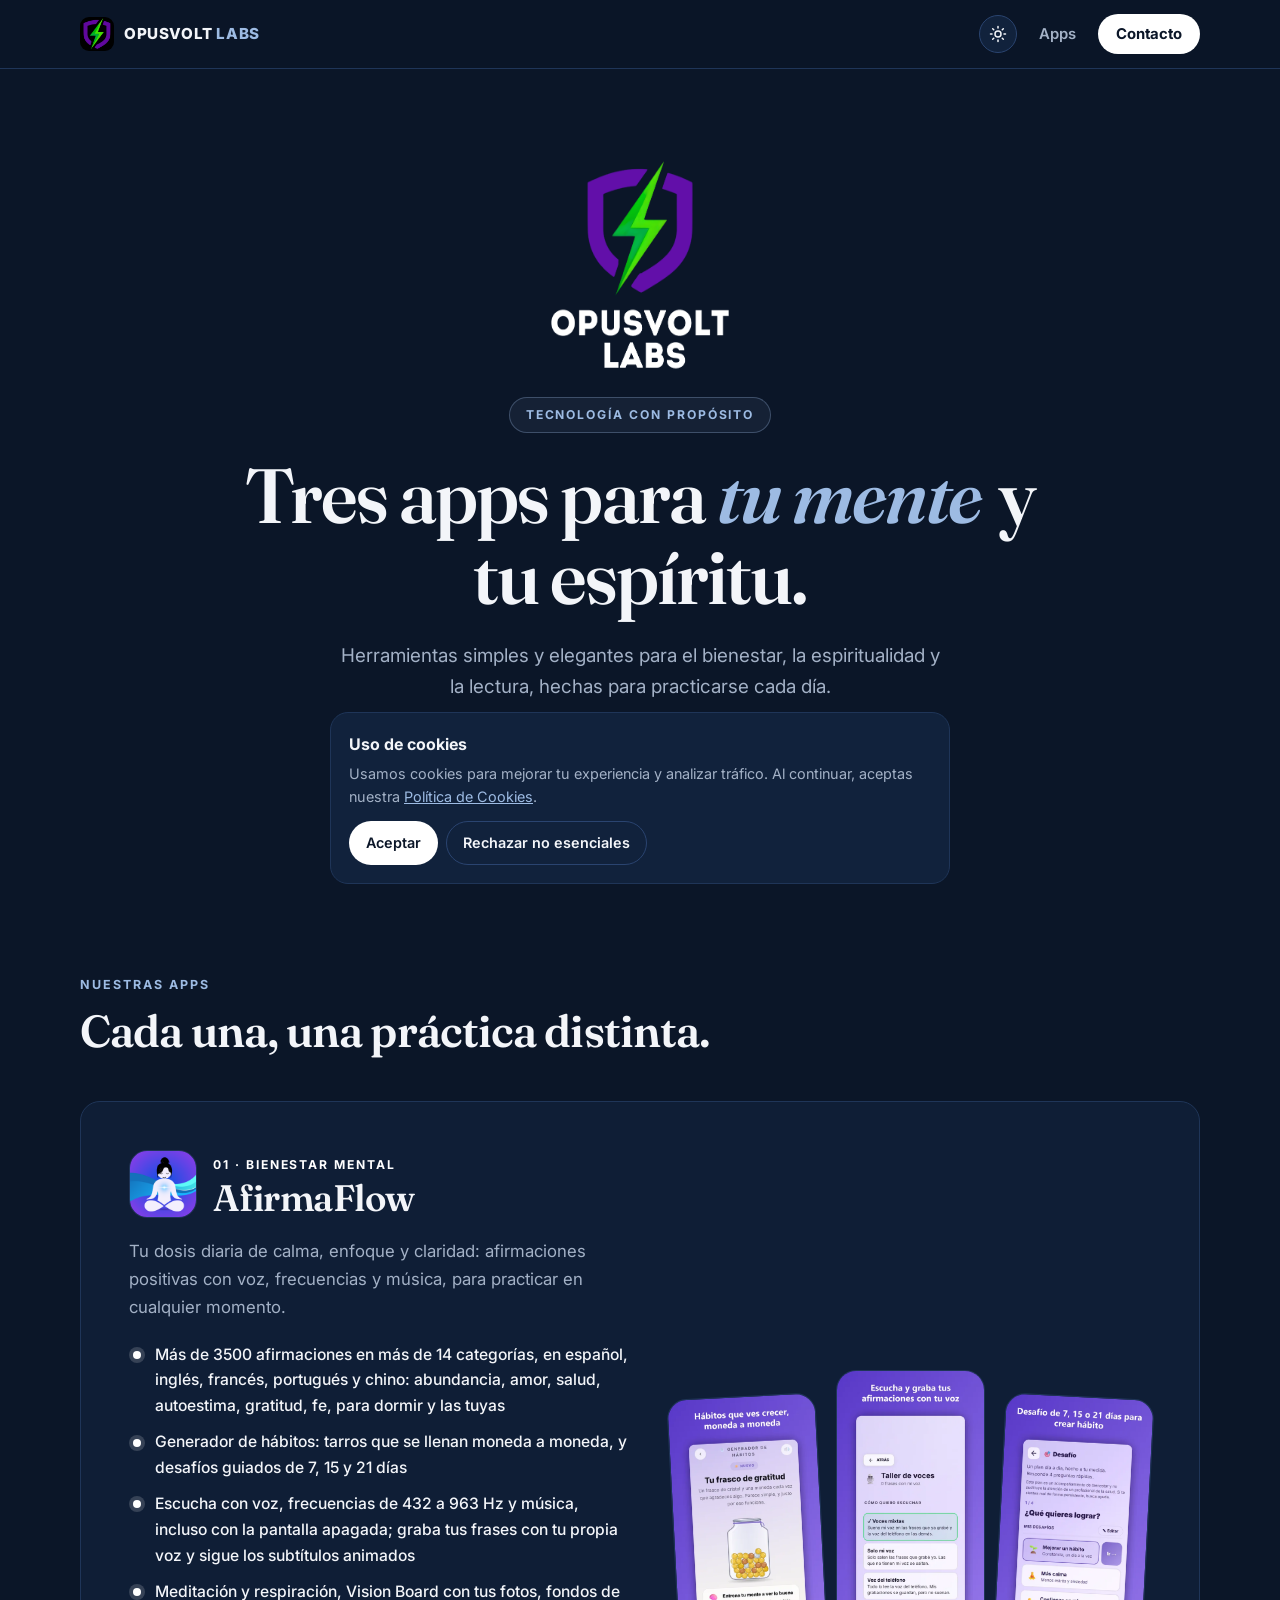
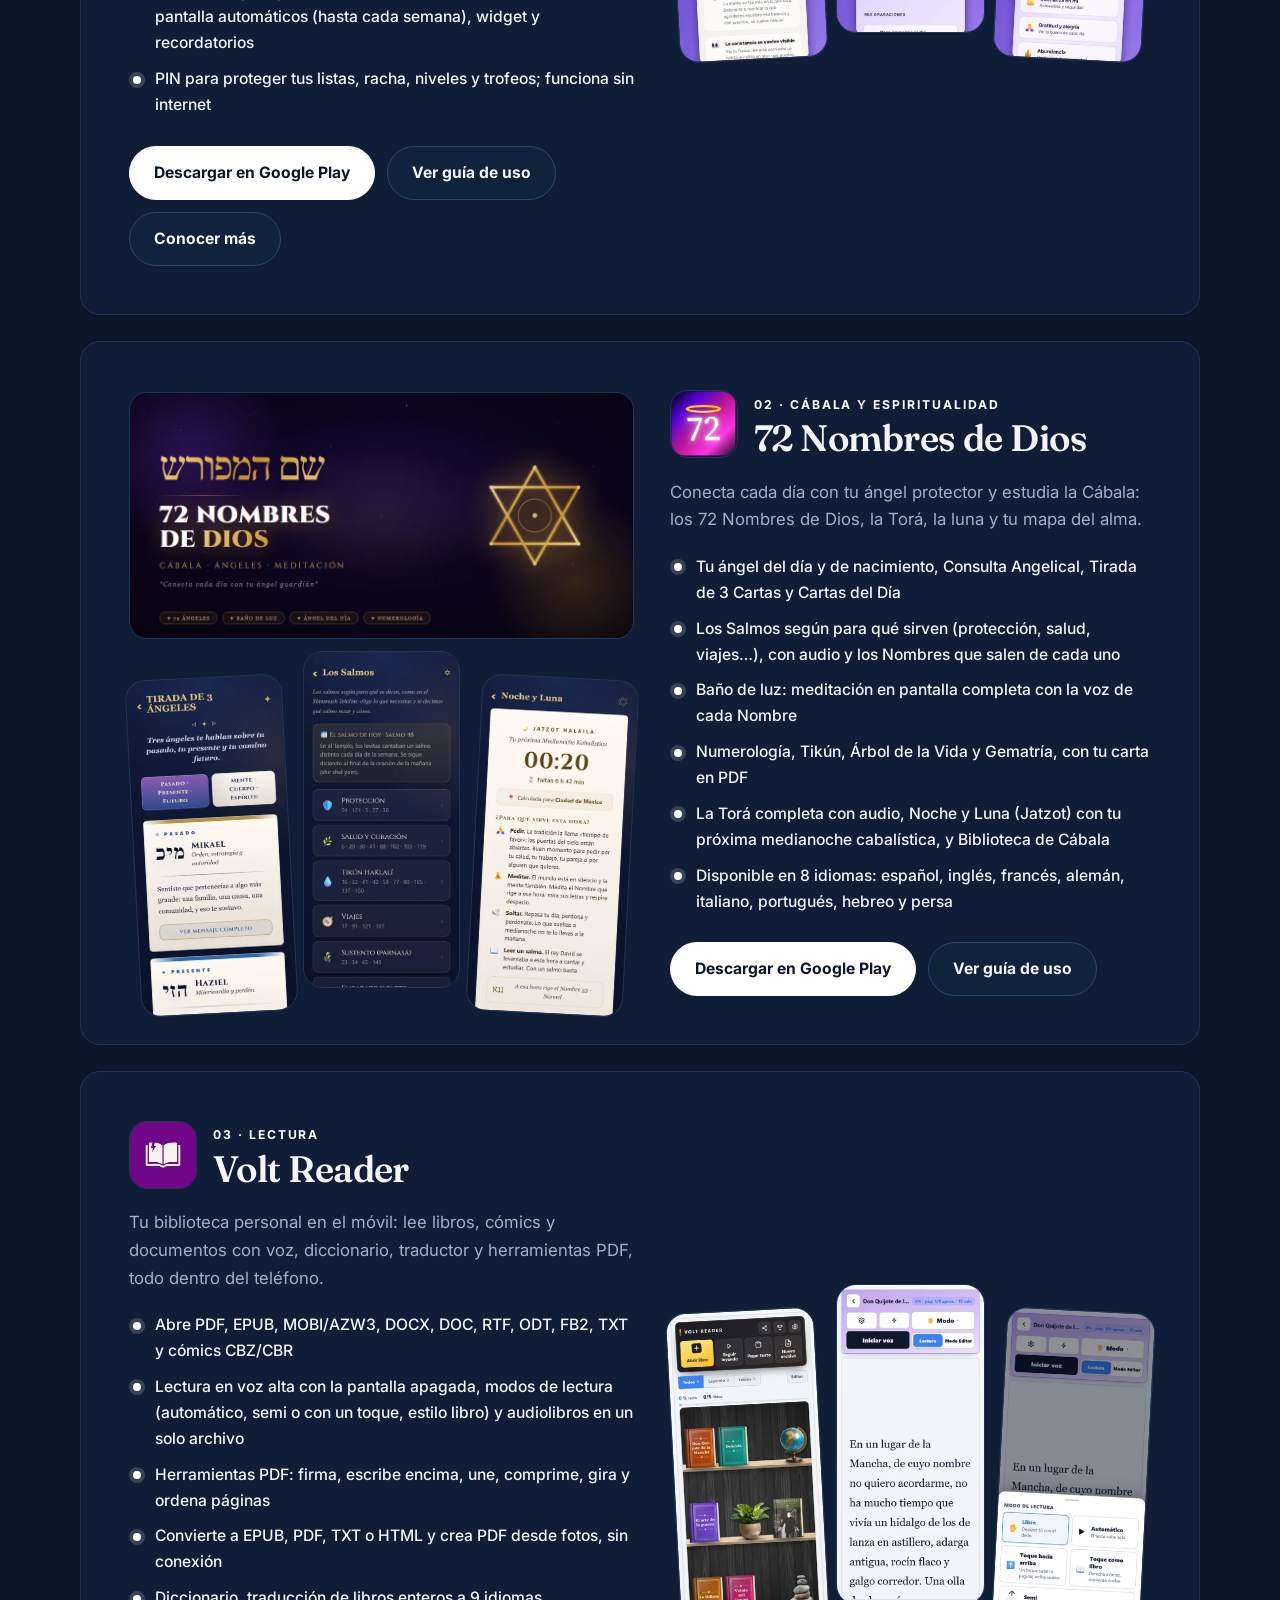
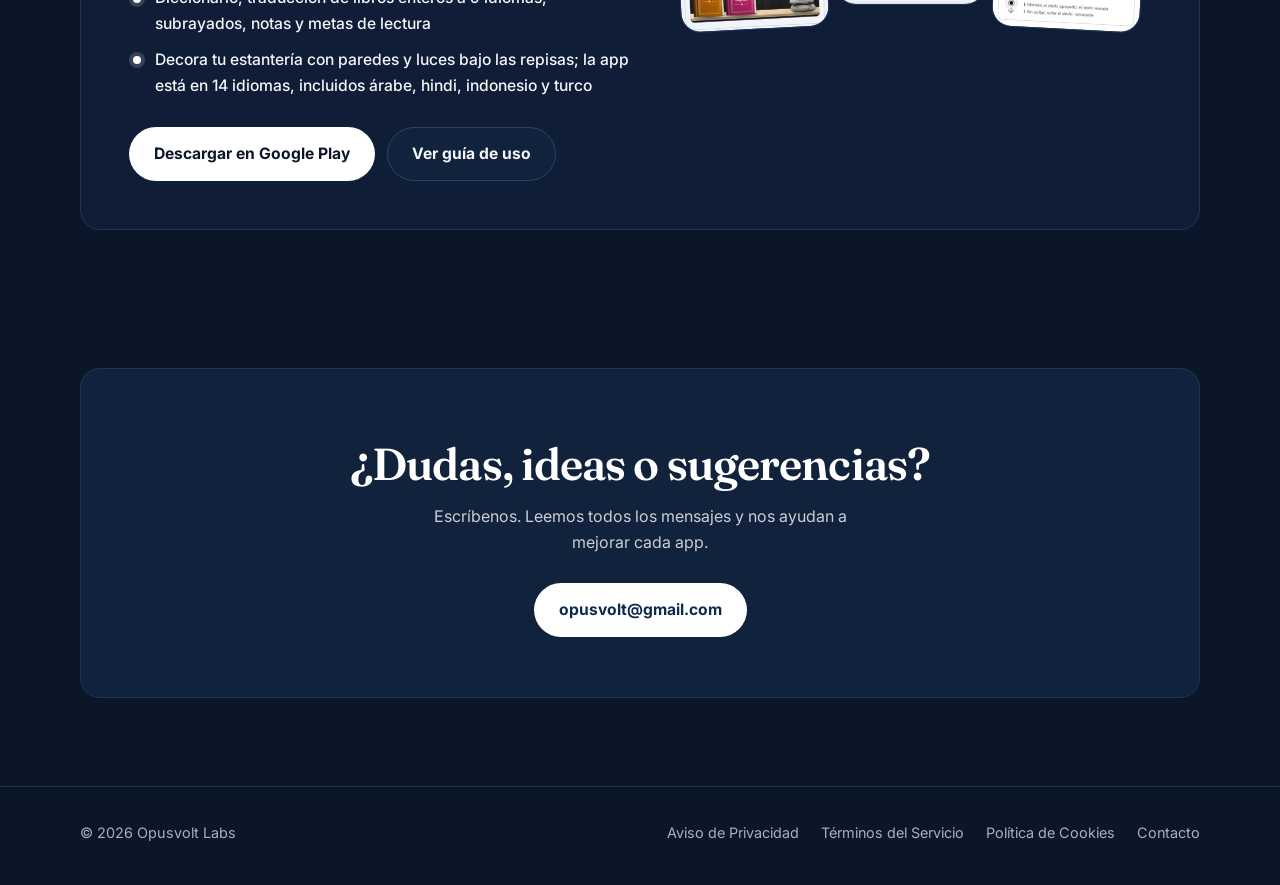
<file: index.html>
<!DOCTYPE html>
<html lang="es">
<head>
  <meta charset="UTF-8" />
  <meta name="viewport" content="width=device-width, initial-scale=1.0" />
  <title>Opusvolt Labs | AfirmaFlow, 72 Nombres de Dios y Volt Reader</title>
  <meta name="description" content="Opusvolt Labs: AfirmaFlow, 72 Nombres de Dios y Volt Reader. Apps simples y elegantes para el bienestar, la espiritualidad y la lectura." />
  <meta name="theme-color" content="#0b1628" />
  <link rel="canonical" href="https://www.opusvoltlabs.com/" />
  <link rel="icon" type="image/png" href="/favicon.png" />
  <link rel="apple-touch-icon" href="/apple-touch-icon.png" />

  <meta property="og:type" content="website" />
  <meta property="og:site_name" content="Opusvolt Labs" />
  <meta property="og:title" content="Opusvolt Labs | AfirmaFlow, 72 Nombres de Dios y Volt Reader" />
  <meta property="og:description" content="AfirmaFlow, 72 Nombres de Dios y Volt Reader: apps para el bienestar, la espiritualidad y la lectura." />
  <meta property="og:url" content="https://www.opusvoltlabs.com/" />
  <meta property="og:image" content="https://www.opusvoltlabs.com/OPUS%203.png" />
  <meta name="twitter:card" content="summary_large_image" />

  <script type="application/ld+json">
  {
    "@context": "https://schema.org",
    "@type": "Organization",
    "name": "Opusvolt Labs",
    "url": "https://www.opusvoltlabs.com/",
    "logo": "https://www.opusvoltlabs.com/logo.png",
    "email": "opusvolt@gmail.com",
    "description": "Tecnología enfocada en el desarrollo mental, emocional y humano."
  }
  </script>

  <link rel="preconnect" href="https://fonts.googleapis.com" />
  <link rel="preconnect" href="https://fonts.gstatic.com" crossorigin />
  <link rel="stylesheet" href="https://fonts.googleapis.com/css2?family=Fraunces:ital,opsz,wght@0,9..144,500;0,9..144,600;1,9..144,500;1,9..144,600&family=Inter:wght@400;500;600;700;800&display=swap" />
  <script src="/theme.js?v=2"></script>
  <link rel="stylesheet" href="/site.css?v=4" />
</head>
<body>
  <nav class="nav" aria-label="Principal">
    <div class="container nav-inner">
      <a href="#inicio" class="brand" aria-label="Opusvolt Labs, inicio">
        <img src="/favicon.png" alt="" width="34" height="34" />
        <span>OPUSVOLT <b>LABS</b></span>
      </a>
      <div class="nav-links">
        <a href="#apps">Apps</a>
        <a href="#contacto" class="nav-cta">Contacto</a>
      </div>
    </div>
  </nav>

  <main id="inicio">
    <header class="hero">
      <div class="container">
        <img class="hero-logo logo-on-light" src="/logo-light.png" alt="Opusvolt Labs" width="220" height="232" />
        <img class="hero-logo logo-on-dark" src="/logo.png" alt="" width="220" height="232" />
        <span class="eyebrow">Tecnología con propósito</span>
        <h1>Tres apps para <em>tu mente</em> y tu espíritu.</h1>
        <p class="lead">Herramientas simples y elegantes para el bienestar, la espiritualidad y la lectura, hechas para practicarse cada día.</p>
        <div class="hero-actions">
          <a href="#apps" class="btn btn-primary">Conocer las apps</a>
          <a href="#contacto" class="btn btn-ghost">Contacto</a>
        </div>
      </div>
    </header>

    <section id="apps" aria-labelledby="apps-title">
      <div class="container">
        <div class="section-head reveal">
          <span class="kicker">Nuestras apps</span>
          <h2 id="apps-title">Cada una, una práctica distinta.</h2>
        </div>

        <article class="app reveal" id="afirmaflow">
          <div class="app-text">
            <div class="app-head">
              <img class="app-icon" src="/img/icon-afirmaflow.png" alt="Icono de AfirmaFlow" width="68" height="68" />
              <div><span class="app-num">01 · Bienestar mental</span><h3>AfirmaFlow</h3></div>
            </div>
            <p class="tagline">Tu dosis diaria de calma, enfoque y claridad: afirmaciones positivas con voz, frecuencias y música, para practicar en cualquier momento.</p>
            <ul class="points">
              <li>Más de 3500 afirmaciones en más de 14 categorías, en español, inglés, francés, portugués y chino: abundancia, amor, salud, autoestima, gratitud, fe, para dormir y las tuyas</li>
              <li>Generador de hábitos: tarros que se llenan moneda a moneda, y desafíos guiados de 7, 15 y 21 días</li>
              <li>Escucha con voz, frecuencias de 432 a 963 Hz y música, incluso con la pantalla apagada; graba tus frases con tu propia voz y sigue los subtítulos animados</li>
              <li>Meditación y respiración, Vision Board con tus fotos, fondos de pantalla automáticos (hasta cada semana), widget y recordatorios</li>
              <li>PIN para proteger tus listas, racha, niveles y trofeos; funciona sin internet</li>
            </ul>
            <div class="hero-actions">
              <a class="btn btn-play" href="https://play.google.com/store/apps/details?id=com.volt.afirmaciones" target="_blank" rel="noopener noreferrer">Descargar en Google Play</a>
              <a class="btn btn-ghost" href="/guias/afirmaflow/">Ver guía de uso</a>
              <a class="btn btn-ghost" href="/afirmaciones/">Conocer más</a>
            </div>
          </div>
          <div class="shots" aria-label="Capturas de AfirmaFlow">
            <img class="shot" src="/img/afirmaflow-v2-2.webp" alt="Generador de hábitos: tu frasco de gratitud se llena moneda a moneda" width="450" height="800" loading="lazy" />
            <img class="shot" src="/img/afirmaflow-v2-3.webp" alt="Taller de voces: escucha y graba tus afirmaciones con tu voz" width="450" height="800" loading="lazy" />
            <img class="shot" src="/img/afirmaflow-v2-6.webp" alt="Desafíos de 7, 15 y 21 días para crear un hábito" width="450" height="800" loading="lazy" />
          </div>
        </article>

        <article class="app gold flip reveal" id="72-nombres">
          <div class="app-text">
            <div class="app-head">
              <img class="app-icon" src="/img/icon-72.png?v=2" alt="Icono de 72 Nombres de Dios" width="68" height="68" />
              <div><span class="app-num">02 · Cábala y espiritualidad</span><h3>72 Nombres de Dios</h3></div>
            </div>
            <p class="tagline">Conecta cada día con tu ángel protector y estudia la Cábala: los 72 Nombres de Dios, la Torá, la luna y tu mapa del alma.</p>
            <ul class="points">
              <li>Tu ángel del día y de nacimiento, Consulta Angelical, Tirada de 3 Cartas y Cartas del Día</li>
              <li>Los Salmos según para qué sirven (protección, salud, viajes…), con audio y los Nombres que salen de cada uno</li>
              <li>Baño de luz: meditación en pantalla completa con la voz de cada Nombre</li>
              <li>Numerología, Tikún, Árbol de la Vida y Gematría, con tu carta en PDF</li>
              <li>La Torá completa con audio, Noche y Luna (Jatzot) con tu próxima medianoche cabalística, y Biblioteca de Cábala</li>
              <li>Disponible en 8 idiomas: español, inglés, francés, alemán, italiano, portugués, hebreo y persa</li>
            </ul>
            <div class="hero-actions">
              <a class="btn btn-play" href="https://play.google.com/store/apps/details?id=com.volt.angeles72" target="_blank" rel="noopener noreferrer">Descargar en Google Play</a>
              <a class="btn btn-ghost" href="/guias/72-nombres-de-dios/">Ver guía de uso</a>
            </div>
          </div>
          <div>
            <img class="feature-img" src="/img/feature-72.webp" alt="Los 72 Nombres de Dios: cada nombre es una llave" width="1024" height="500" loading="lazy" />
            <div class="shots" aria-label="Capturas de 72 Nombres de Dios">
              <img class="shot" src="/img/72-v2-1.webp" alt="Tirada de 3 ángeles: pasado, presente y futuro" width="390" height="845" loading="lazy" />
              <img class="shot" src="/img/72-v2-2.webp" alt="Salmo 91 con audio y los Nombres que salen de él" width="390" height="845" loading="lazy" />
              <img class="shot" src="/img/72-v2-3.webp" alt="Noche y Luna: cuenta atrás hasta tu próxima medianoche cabalística" width="390" height="845" loading="lazy" />
            </div>
          </div>
        </article>

        <article class="app blue reveal" id="volt-reader">
          <div class="app-text">
            <div class="app-head">
              <img class="app-icon" src="/img/icon-voltreader.png?v=2" alt="Icono de Volt Reader" width="68" height="68" />
              <div><span class="app-num">03 · Lectura</span><h3>Volt Reader</h3></div>
            </div>
            <p class="tagline">Tu biblioteca personal en el móvil: lee libros, cómics y documentos con voz, diccionario, traductor y herramientas PDF, todo dentro del teléfono.</p>
            <ul class="points">
              <li>Abre PDF, EPUB, MOBI/AZW3, DOCX, DOC, RTF, ODT, FB2, TXT y cómics CBZ/CBR</li>
              <li>Lectura en voz alta con la pantalla apagada, modos de lectura (automático, semi o con un toque, estilo libro) y audiolibros en un solo archivo</li>
              <li>Herramientas PDF: firma, escribe encima, une, comprime, gira y ordena páginas</li>
              <li>Convierte a EPUB, PDF, TXT o HTML y crea PDF desde fotos, sin conexión</li>
              <li>Diccionario, traducción de libros enteros a 9 idiomas, subrayados, notas y metas de lectura</li>
              <li>Decora tu estantería con paredes y luces bajo las repisas; la app está en 14 idiomas, incluidos árabe, hindi, indonesio y turco</li>
            </ul>
            <div class="hero-actions">
              <a class="btn btn-play" href="https://play.google.com/store/apps/details?id=com.voltpdf.app" target="_blank" rel="noopener noreferrer">Descargar en Google Play</a>
              <a class="btn btn-ghost" href="/guias/volt-reader/">Ver guía de uso</a>
            </div>
          </div>
          <div class="shots" aria-label="Capturas de Volt Reader">
            <img class="shot" src="/img/voltreader-v3-1.webp" alt="Tu estantería de Volt Reader con tus libros" width="450" height="974" loading="lazy" />
            <img class="shot" src="/img/voltreader-v3-2.webp" alt="Lectura con voz y modos de lectura" width="450" height="974" loading="lazy" />
            <img class="shot" src="/img/voltreader-v3-3.webp" alt="Modos de lectura: libre, automático, toque o semi" width="450" height="974" loading="lazy" />
          </div>
        </article>

      </div>
    </section>

    <section id="contacto" aria-labelledby="contacto-title" style="padding-top:24px">
      <div class="container">
        <div class="cta reveal">
          <h2 id="contacto-title">¿Dudas, ideas o sugerencias?</h2>
          <p>Escríbenos. Leemos todos los mensajes y nos ayudan a mejorar cada app.</p>
          <div class="hero-actions">
            <a class="btn btn-primary" href="mailto:opusvolt@gmail.com">opusvolt@gmail.com</a>
          </div>
        </div>
      </div>
    </section>
  </main>

  <footer>
    <div class="container foot">
      <div>© 2026 Opusvolt Labs</div>
      <div class="legal-links">
        <a href="/aviso-privacidad.html">Aviso de Privacidad</a>
        <a href="/terminos-servicio.html">Términos del Servicio</a>
        <a href="/politica-cookies.html">Política de Cookies</a>
        <a href="mailto:opusvolt@gmail.com">Contacto</a>
      </div>
    </div>
  </footer>

  <aside class="cookie-banner" id="cookieBanner" aria-label="Aviso de cookies">
    <p class="cookie-title">Uso de cookies</p>
    <p class="cookie-text">Usamos cookies para mejorar tu experiencia y analizar tráfico. Al continuar, aceptas nuestra <a href="/politica-cookies.html">Política de Cookies</a>.</p>
    <div class="cookie-actions">
      <button class="cookie-btn accept" id="acceptCookies">Aceptar</button>
      <button class="cookie-btn" id="rejectCookies">Rechazar no esenciales</button>
    </div>
  </aside>

  <script>
    (function () {
      var key = "opusvolt_cookie_choice";
      var banner = document.getElementById("cookieBanner");
      var accept = document.getElementById("acceptCookies");
      var reject = document.getElementById("rejectCookies");
      var saved = null;
      try { saved = localStorage.getItem(key); } catch (e) {}
      function save(v) {
        try { localStorage.setItem(key, v); } catch (e) {}
        banner.classList.remove("show");
      }
      if (banner && accept && reject) {
        if (!saved) banner.classList.add("show");
        accept.addEventListener("click", function () { save("accepted"); });
        reject.addEventListener("click", function () { save("rejected"); });
      }

      var items = document.querySelectorAll(".reveal");
      if (!("IntersectionObserver" in window)) {
        items.forEach(function (el) { el.classList.add("in"); });
        return;
      }
      var io = new IntersectionObserver(function (entries) {
        entries.forEach(function (e) {
          if (e.isIntersecting) { e.target.classList.add("in"); io.unobserve(e.target); }
        });
      }, { threshold: 0.12 });
      items.forEach(function (el) { io.observe(el); });
    })();
  </script>
</body>
</html>
</file>
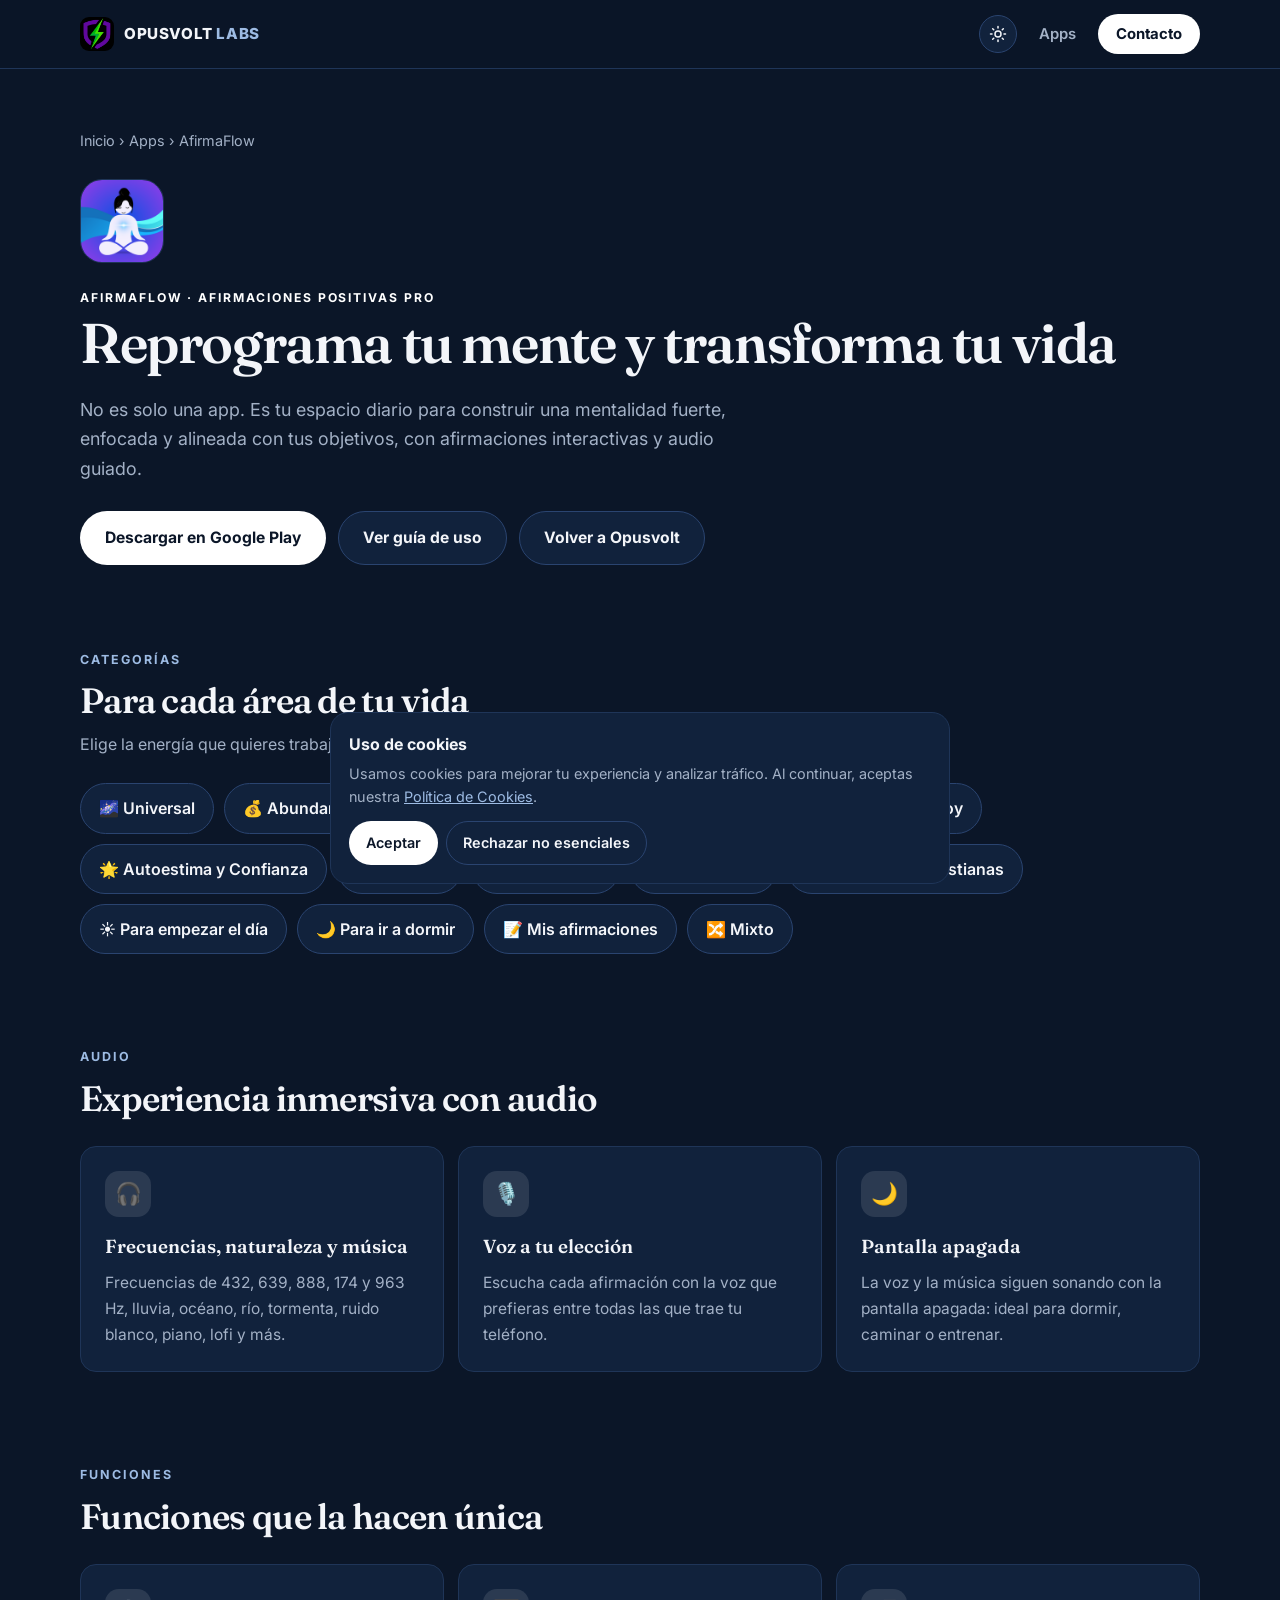
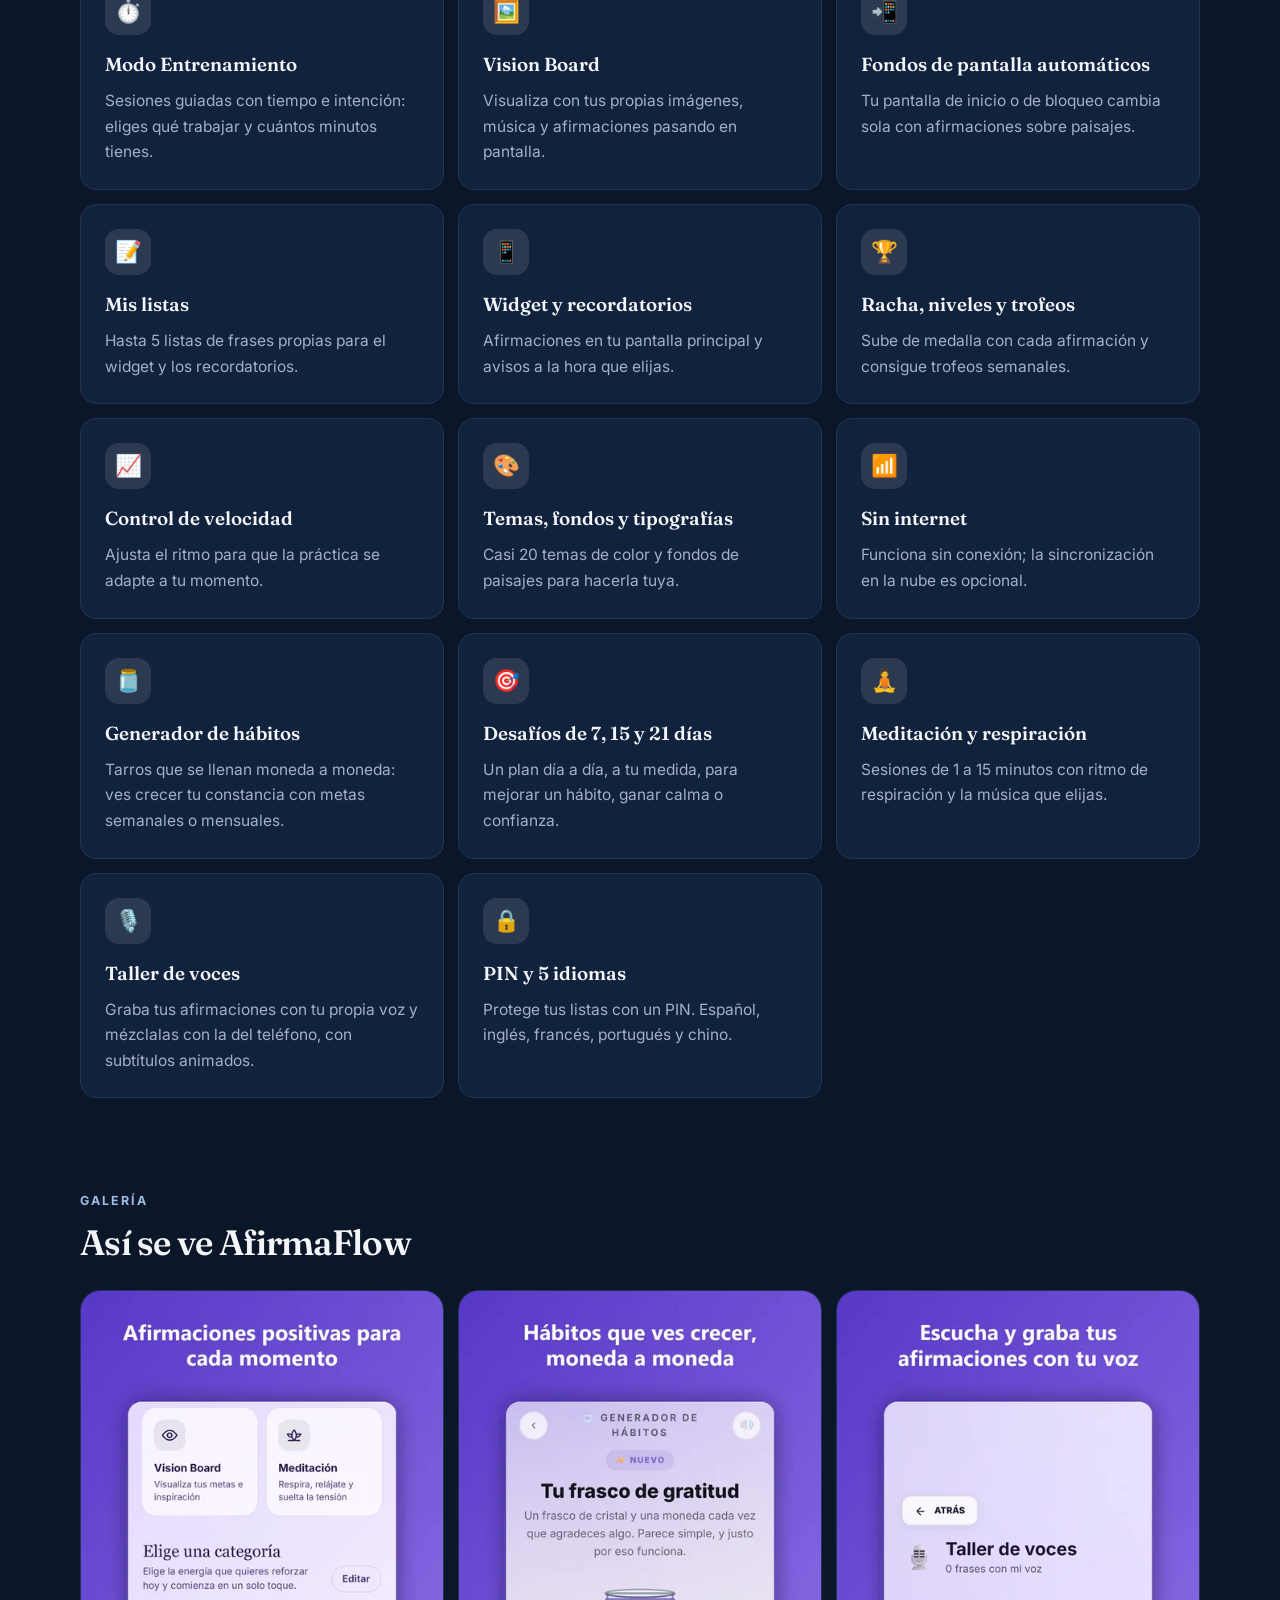
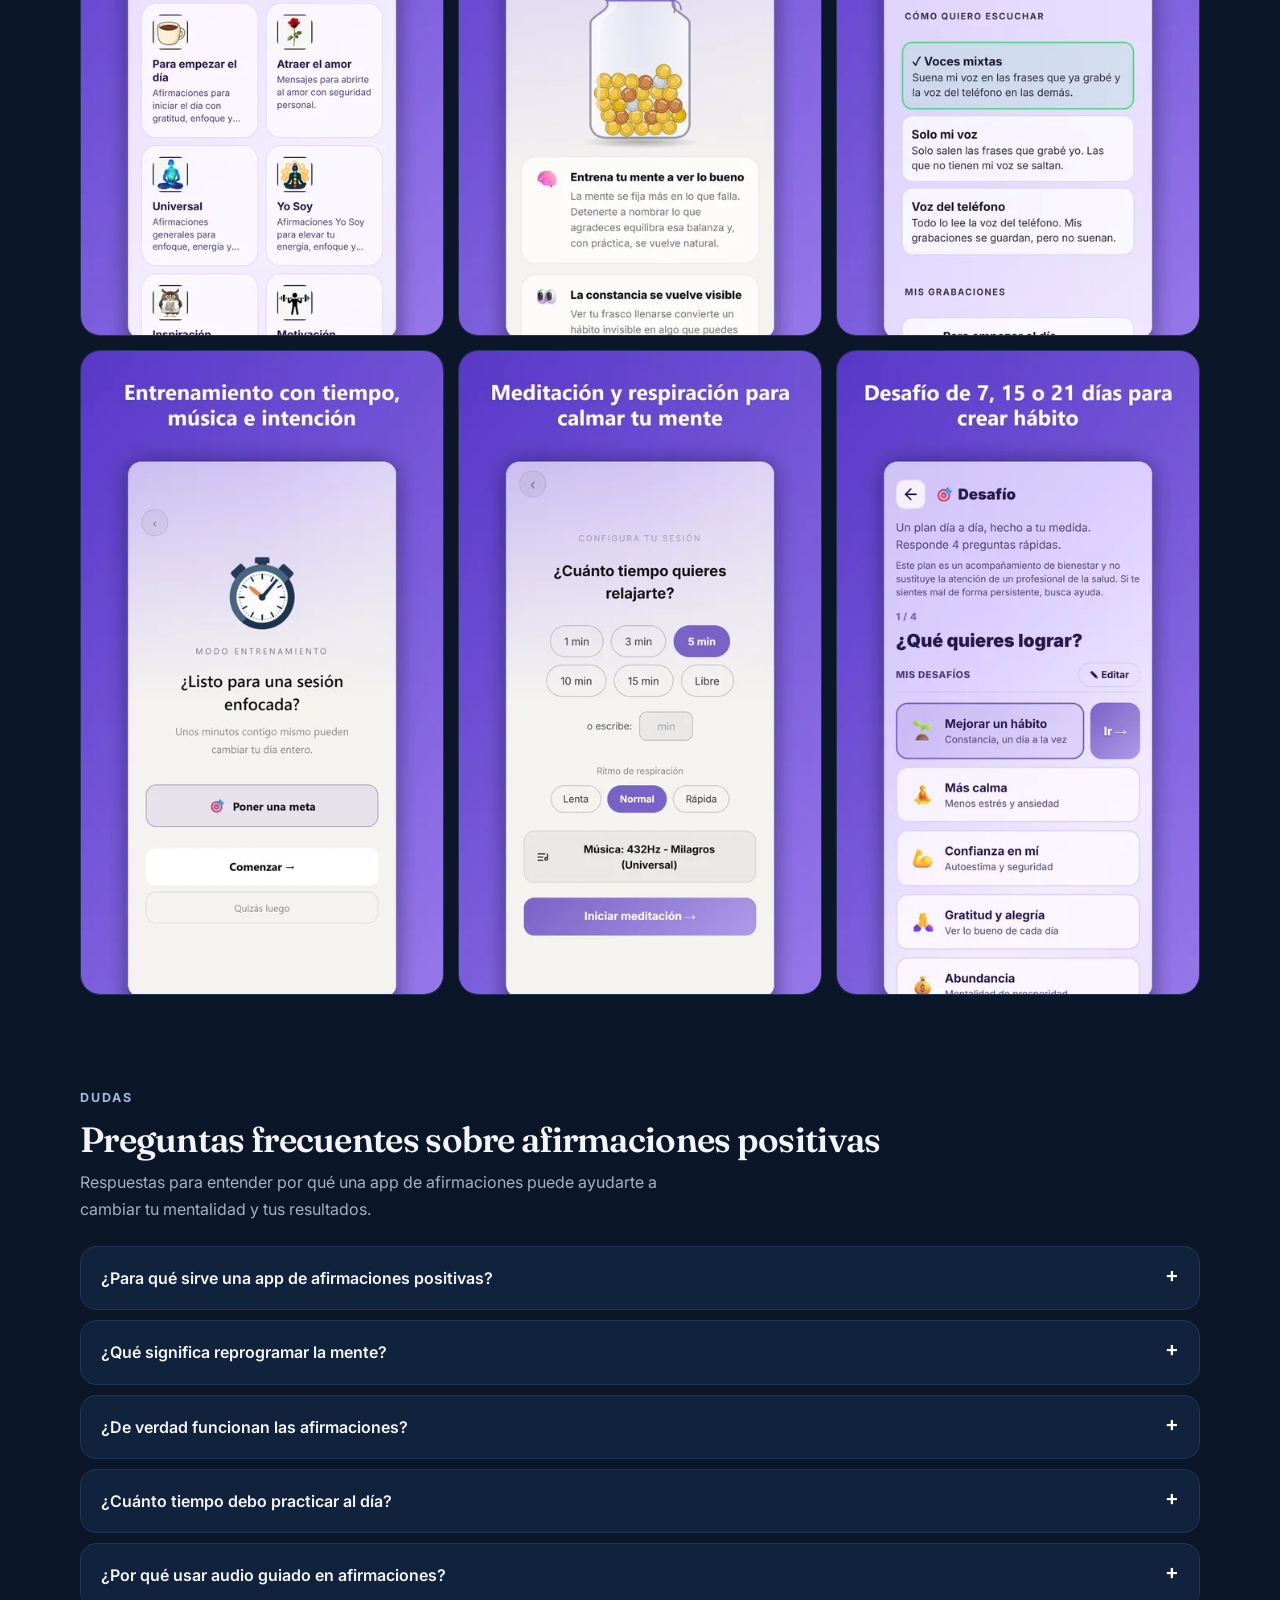
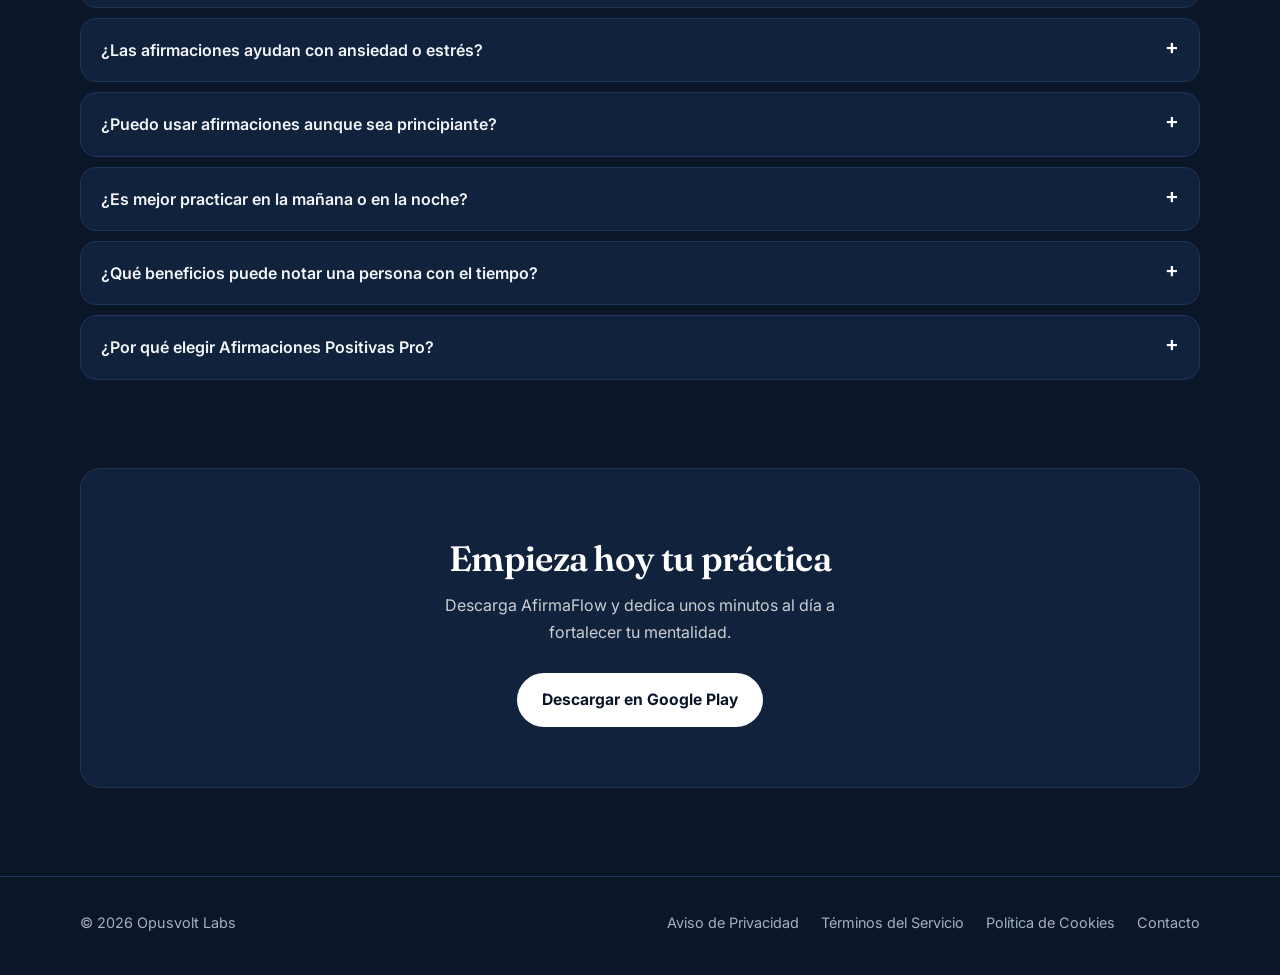
<file: afirmaciones/index.html>
<!DOCTYPE html>
<html lang="es">
<head>
  <meta charset="UTF-8" />
  <meta name="viewport" content="width=device-width, initial-scale=1.0" />
  <title>Afirmaciones Positivas Pro (AfirmaFlow): Reprograma Tu Mente | Opusvolt Labs</title>
  <meta name="description" content="Afirmaciones Positivas Pro (AfirmaFlow): app para reprogramar la mente con afirmaciones positivas, voz, frecuencias, Modo Entrenamiento, Vision Board y fondos de pantalla con afirmaciones. Mejora enfoque, autoestima y bienestar emocional." />
  <meta name="robots" content="index,follow,max-image-preview:large,max-snippet:-1,max-video-preview:-1" />
  <meta name="theme-color" content="#0b1628" />
  <link rel="canonical" href="https://www.opusvoltlabs.com/afirmaciones/" />
  <link rel="icon" type="image/png" href="/favicon.png" />
  <link rel="apple-touch-icon" href="/apple-touch-icon.png" />
  <meta property="og:type" content="website" />
  <meta property="og:site_name" content="Opusvolt Labs" />
  <meta property="og:title" content="Afirmaciones Positivas Pro | Reprograma tu mente" />
  <meta property="og:description" content="Descubre cómo entrenar tu mente con afirmaciones positivas, audio inmersivo y práctica diaria para transformar tus hábitos mentales." />
  <meta property="og:url" content="https://www.opusvoltlabs.com/afirmaciones/" />
  <meta property="og:image" content="https://www.opusvoltlabs.com/OPUS%203.png" />
  <meta name="twitter:card" content="summary_large_image" />
  <meta name="twitter:title" content="Afirmaciones Positivas Pro | Reprograma tu mente" />
  <meta name="twitter:description" content="App de afirmaciones positivas con audio guiado, frecuencias y uso offline para fortalecer tu mentalidad." />
  <meta name="twitter:image" content="https://www.opusvoltlabs.com/OPUS%203.png" />
  <script type="application/ld+json">{"@context": "https://schema.org", "@graph": [{"@type": "SoftwareApplication", "name": "Afirmaciones Positivas Pro", "alternateName": "AfirmaFlow", "applicationCategory": "HealthApplication", "operatingSystem": "Android", "offers": {"@type": "Offer", "price": "0", "priceCurrency": "USD"}, "url": "https://www.opusvoltlabs.com/afirmaciones/", "downloadUrl": "https://play.google.com/store/apps/details?id=com.volt.afirmaciones&pli=1", "description": "Aplicación de afirmaciones positivas con audio guiado, frecuencias, personalización y uso offline para fortalecer la mentalidad y el bienestar emocional."}, {"@type": "FAQPage", "mainEntity": [{"@type": "Question", "name": "¿Para qué sirve una app de afirmaciones positivas?", "acceptedAnswer": {"@type": "Answer", "text": "Sirve para entrenar el diálogo interno con mensajes conscientes y repetición diaria. Esto puede ayudarte a reforzar enfoque, seguridad personal, claridad mental y constancia en tus objetivos."}}, {"@type": "Question", "name": "¿Qué significa reprogramar la mente?", "acceptedAnswer": {"@type": "Answer", "text": "Reprogramar la mente significa reemplazar patrones mentales limitantes por pensamientos más útiles. Es un proceso de práctica, repetición y enfoque que mejora la forma en la que interpretas tus experiencias."}}, {"@type": "Question", "name": "¿De verdad funcionan las afirmaciones?", "acceptedAnswer": {"@type": "Answer", "text": "Pueden funcionar cuando se usan con constancia, emoción y acción diaria. No son magia instantánea: son una herramienta para cambiar hábitos mentales y sostener decisiones más alineadas con tus metas."}}, {"@type": "Question", "name": "¿Cuánto tiempo debo practicar al día?", "acceptedAnswer": {"@type": "Answer", "text": "Lo ideal es empezar con sesiones cortas de 5 a 15 minutos, una o dos veces al día. La clave no es la duración extrema, sino la repetición consistente durante semanas."}}, {"@type": "Question", "name": "¿Por qué usar audio guiado en afirmaciones?", "acceptedAnswer": {"@type": "Answer", "text": "El audio guiado mejora inmersión, ritmo y atención. Escuchar una voz en off con frecuencias o sonidos de fondo puede facilitar que tu mente se enfoque y sostenga mejor la práctica."}}, {"@type": "Question", "name": "¿Las afirmaciones ayudan con ansiedad o estrés?", "acceptedAnswer": {"@type": "Answer", "text": "Pueden apoyar el bienestar emocional al reducir ruido mental y fortalecer pensamientos calmantes. No sustituyen apoyo médico o terapéutico cuando se necesita, pero sí complementan una rutina saludable."}}, {"@type": "Question", "name": "¿Puedo usar afirmaciones aunque sea principiante?", "acceptedAnswer": {"@type": "Answer", "text": "Sí. Una app te guía paso a paso con categorías listas y opciones personalizadas. No necesitas experiencia previa para comenzar, solo intención y práctica regular."}}, {"@type": "Question", "name": "¿Es mejor practicar en la mañana o en la noche?", "acceptedAnswer": {"@type": "Answer", "text": "Ambos momentos funcionan. En la mañana te ayuda a iniciar con enfoque; en la noche favorece la descompresión mental. Muchas personas combinan ambas para mejores resultados."}}, {"@type": "Question", "name": "¿Qué beneficios puede notar una persona con el tiempo?", "acceptedAnswer": {"@type": "Answer", "text": "Mayor claridad al tomar decisiones, mejor autoconfianza, reducción de pensamiento negativo recurrente y una actitud más orientada a soluciones y oportunidades."}}, {"@type": "Question", "name": "¿Por qué elegir Afirmaciones Positivas Pro?", "acceptedAnswer": {"@type": "Answer", "text": "Porque integra categorías útiles, audio inmersivo, personalización visual, modo offline y herramientas de uso diario en una sola experiencia fácil y constante."}}]}]}</script>
  <link rel="preconnect" href="https://fonts.googleapis.com" />
  <link rel="preconnect" href="https://fonts.gstatic.com" crossorigin />
  <link rel="stylesheet" href="https://fonts.googleapis.com/css2?family=Fraunces:ital,opsz,wght@0,9..144,500;0,9..144,600;1,9..144,500;1,9..144,600&family=Inter:wght@400;500;600;700;800&display=swap" />
  <script src="/theme.js?v=2"></script>
  <link rel="stylesheet" href="/site.css?v=4" />
</head>
<body>
  <nav class="nav" aria-label="Principal">
    <div class="container nav-inner">
      <a href="/" class="brand" aria-label="Opusvolt Labs, inicio">
        <img src="/favicon.png" alt="" width="34" height="34" />
        <span>OPUSVOLT <b>LABS</b></span>
      </a>
      <div class="nav-links">
        <a href="/#apps">Apps</a>
        <a href="/#contacto" class="nav-cta">Contacto</a>
      </div>
    </div>
  </nav>

  <main>
    <header class="g-hero">
      <div class="container">
        <div class="crumbs"><a href="/">Inicio</a> › <a href="/#apps">Apps</a> › AfirmaFlow</div>
        <div class="g-title">
          <img class="app-icon" src="/img/icon-afirmaflow.png" alt="Icono de AfirmaFlow" width="84" height="84" />
          <div>
            <span class="app-num">AfirmaFlow · Afirmaciones Positivas Pro</span>
            <h1>Reprograma tu mente y transforma tu vida</h1>
          </div>
        </div>
        <p class="g-lead">No es solo una app. Es tu espacio diario para construir una mentalidad fuerte, enfocada y alineada con tus objetivos, con afirmaciones interactivas y audio guiado.</p>
        <div class="g-actions">
          <a class="btn btn-play" href="https://play.google.com/store/apps/details?id=com.volt.afirmaciones&pli=1" target="_blank" rel="noopener noreferrer">Descargar en Google Play</a>
          <a class="btn btn-ghost" href="/guias/afirmaflow/">Ver guía de uso</a>
          <a class="btn btn-ghost" href="/">Volver a Opusvolt</a>
        </div>
      </div>
    </header>

    <section class="g-sec" aria-label="Categorías de la app">
      <div class="container">
        <span class="kicker">Categorías</span>
        <h2>Para cada área de tu vida</h2>
        <p class="sub">Elige la energía que quieres trabajar hoy y haz que cada sesión tenga dirección.</p>
        <div class="chips"><div class="chip">🌌 Universal</div><div class="chip">💰 Abundancia</div><div class="chip">💫 Atraer el amor</div><div class="chip">❤️ Amor en pareja</div><div class="chip">💚 Salud</div><div class="chip">✨ Yo Soy</div><div class="chip">🌟 Autoestima y Confianza</div><div class="chip">🙏 Gratitud</div><div class="chip">🔥 Motivación</div><div class="chip">💡 Inspiración</div><div class="chip">✝️ Afirmaciones cristianas</div><div class="chip">☀️ Para empezar el día</div><div class="chip">🌙 Para ir a dormir</div><div class="chip">📝 Mis afirmaciones</div><div class="chip">🔀 Mixto</div></div>
      </div>
    </section>

    <section class="g-sec" aria-label="Audio inmersivo">
      <div class="container">
        <span class="kicker">Audio</span>
        <h2>Experiencia inmersiva con audio</h2>
        <div class="g-cards three"><article class="g-card"><div class="ico" aria-hidden="true">🎧</div><h3>Frecuencias, naturaleza y música</h3><p>Frecuencias de 432, 639, 888, 174 y 963 Hz, lluvia, océano, río, tormenta, ruido blanco, piano, lofi y más.</p></article><article class="g-card"><div class="ico" aria-hidden="true">🎙️</div><h3>Voz a tu elección</h3><p>Escucha cada afirmación con la voz que prefieras entre todas las que trae tu teléfono.</p></article><article class="g-card"><div class="ico" aria-hidden="true">🌙</div><h3>Pantalla apagada</h3><p>La voz y la música siguen sonando con la pantalla apagada: ideal para dormir, caminar o entrenar.</p></article></div>
      </div>
    </section>

    <section class="g-sec" aria-label="Funciones únicas">
      <div class="container">
        <span class="kicker">Funciones</span>
        <h2>Funciones que la hacen única</h2>
        <div class="g-cards three"><article class="g-card"><div class="ico" aria-hidden="true">⏱️</div><h3>Modo Entrenamiento</h3><p>Sesiones guiadas con tiempo e intención: eliges qué trabajar y cuántos minutos tienes.</p></article><article class="g-card"><div class="ico" aria-hidden="true">🖼️</div><h3>Vision Board</h3><p>Visualiza con tus propias imágenes, música y afirmaciones pasando en pantalla.</p></article><article class="g-card"><div class="ico" aria-hidden="true">📲</div><h3>Fondos de pantalla automáticos</h3><p>Tu pantalla de inicio o de bloqueo cambia sola con afirmaciones sobre paisajes.</p></article><article class="g-card"><div class="ico" aria-hidden="true">📝</div><h3>Mis listas</h3><p>Hasta 5 listas de frases propias para el widget y los recordatorios.</p></article><article class="g-card"><div class="ico" aria-hidden="true">📱</div><h3>Widget y recordatorios</h3><p>Afirmaciones en tu pantalla principal y avisos a la hora que elijas.</p></article><article class="g-card"><div class="ico" aria-hidden="true">🏆</div><h3>Racha, niveles y trofeos</h3><p>Sube de medalla con cada afirmación y consigue trofeos semanales.</p></article><article class="g-card"><div class="ico" aria-hidden="true">📈</div><h3>Control de velocidad</h3><p>Ajusta el ritmo para que la práctica se adapte a tu momento.</p></article><article class="g-card"><div class="ico" aria-hidden="true">🎨</div><h3>Temas, fondos y tipografías</h3><p>Casi 20 temas de color y fondos de paisajes para hacerla tuya.</p></article><article class="g-card"><div class="ico" aria-hidden="true">📶</div><h3>Sin internet</h3><p>Funciona sin conexión; la sincronización en la nube es opcional.</p></article><article class="g-card"><div class="ico" aria-hidden="true">🫙</div><h3>Generador de hábitos</h3><p>Tarros que se llenan moneda a moneda: ves crecer tu constancia con metas semanales o mensuales.</p></article><article class="g-card"><div class="ico" aria-hidden="true">🎯</div><h3>Desafíos de 7, 15 y 21 días</h3><p>Un plan día a día, a tu medida, para mejorar un hábito, ganar calma o confianza.</p></article><article class="g-card"><div class="ico" aria-hidden="true">🧘</div><h3>Meditación y respiración</h3><p>Sesiones de 1 a 15 minutos con ritmo de respiración y la música que elijas.</p></article><article class="g-card"><div class="ico" aria-hidden="true">🎙️</div><h3>Taller de voces</h3><p>Graba tus afirmaciones con tu propia voz y mézclalas con la del teléfono, con subtítulos animados.</p></article><article class="g-card"><div class="ico" aria-hidden="true">🔒</div><h3>PIN y 5 idiomas</h3><p>Protege tus listas con un PIN. Español, inglés, francés, portugués y chino.</p></article></div>
      </div>
    </section>

    <section class="g-sec" aria-label="Galería de la app">
      <div class="container">
        <span class="kicker">Galería</span>
        <h2>Así se ve AfirmaFlow</h2>
        <div class="gallery"><img src="/img/afirmaflow-v2-1.webp" alt="Afirmaciones positivas para cada momento" width="450" height="800" loading="lazy" /><img src="/img/afirmaflow-v2-2.webp" alt="Generador de hábitos: tu frasco de gratitud, moneda a moneda" width="450" height="800" loading="lazy" /><img src="/img/afirmaflow-v2-3.webp" alt="Taller de voces: escucha y graba tus afirmaciones con tu voz" width="450" height="800" loading="lazy" /><img src="/img/afirmaflow-v2-4.webp" alt="Modo Entrenamiento con tiempo, música e intención" width="450" height="800" loading="lazy" /><img src="/img/afirmaflow-v2-5.webp" alt="Meditación y respiración para calmar tu mente" width="450" height="800" loading="lazy" /><img src="/img/afirmaflow-v2-6.webp" alt="Desafío de 7, 15 o 21 días para crear hábito" width="450" height="800" loading="lazy" /></div>
      </div>
    </section>

    <section class="g-sec" id="faq" aria-label="Preguntas frecuentes sobre afirmaciones positivas">
      <div class="container">
        <span class="kicker">Dudas</span>
        <h2>Preguntas frecuentes sobre afirmaciones positivas</h2>
        <p class="sub">Respuestas para entender por qué una app de afirmaciones puede ayudarte a cambiar tu mentalidad y tus resultados.</p>
        <div class="faq"><details><summary>¿Para qué sirve una app de afirmaciones positivas?</summary><p>Sirve para entrenar el diálogo interno con mensajes conscientes y repetición diaria. Esto puede ayudarte a reforzar enfoque, seguridad personal, claridad mental y constancia en tus objetivos.</p></details><details><summary>¿Qué significa reprogramar la mente?</summary><p>Reprogramar la mente significa reemplazar patrones mentales limitantes por pensamientos más útiles. Es un proceso de práctica, repetición y enfoque que mejora la forma en la que interpretas tus experiencias.</p></details><details><summary>¿De verdad funcionan las afirmaciones?</summary><p>Pueden funcionar cuando se usan con constancia, emoción y acción diaria. No son magia instantánea: son una herramienta para cambiar hábitos mentales y sostener decisiones más alineadas con tus metas.</p></details><details><summary>¿Cuánto tiempo debo practicar al día?</summary><p>Lo ideal es empezar con sesiones cortas de 5 a 15 minutos, una o dos veces al día. La clave no es la duración extrema, sino la repetición consistente durante semanas.</p></details><details><summary>¿Por qué usar audio guiado en afirmaciones?</summary><p>El audio guiado mejora inmersión, ritmo y atención. Escuchar una voz en off con frecuencias o sonidos de fondo puede facilitar que tu mente se enfoque y sostenga mejor la práctica.</p></details><details><summary>¿Las afirmaciones ayudan con ansiedad o estrés?</summary><p>Pueden apoyar el bienestar emocional al reducir ruido mental y fortalecer pensamientos calmantes. No sustituyen apoyo médico o terapéutico cuando se necesita, pero sí complementan una rutina saludable.</p></details><details><summary>¿Puedo usar afirmaciones aunque sea principiante?</summary><p>Sí. Una app te guía paso a paso con categorías listas y opciones personalizadas. No necesitas experiencia previa para comenzar, solo intención y práctica regular.</p></details><details><summary>¿Es mejor practicar en la mañana o en la noche?</summary><p>Ambos momentos funcionan. En la mañana te ayuda a iniciar con enfoque; en la noche favorece la descompresión mental. Muchas personas combinan ambas para mejores resultados.</p></details><details><summary>¿Qué beneficios puede notar una persona con el tiempo?</summary><p>Mayor claridad al tomar decisiones, mejor autoconfianza, reducción de pensamiento negativo recurrente y una actitud más orientada a soluciones y oportunidades.</p></details><details><summary>¿Por qué elegir Afirmaciones Positivas Pro?</summary><p>Porque integra categorías útiles, audio inmersivo, personalización visual, modo offline y herramientas de uso diario en una sola experiencia fácil y constante.</p></details></div>
      </div>
    </section>

    <section class="g-sec" style="padding-bottom:88px">
      <div class="container">
        <div class="cta">
          <h2>Empieza hoy tu práctica</h2>
          <p>Descarga AfirmaFlow y dedica unos minutos al día a fortalecer tu mentalidad.</p>
          <div class="hero-actions">
            <a class="btn btn-play" href="https://play.google.com/store/apps/details?id=com.volt.afirmaciones&pli=1" target="_blank" rel="noopener noreferrer">Descargar en Google Play</a>
          </div>
        </div>
      </div>
    </section>
  </main>

  <footer>
    <div class="container foot">
      <div>© 2026 Opusvolt Labs</div>
      <div class="legal-links">
        <a href="/aviso-privacidad.html">Aviso de Privacidad</a>
        <a href="/terminos-servicio.html">Términos del Servicio</a>
        <a href="/politica-cookies.html">Política de Cookies</a>
        <a href="mailto:opusvolt@gmail.com">Contacto</a>
      </div>
    </div>
  </footer>

  <aside class="cookie-banner" id="cookieBanner" aria-label="Aviso de cookies">
    <p class="cookie-title">Uso de cookies</p>
    <p class="cookie-text">Usamos cookies para mejorar tu experiencia y analizar tráfico. Al continuar, aceptas nuestra <a href="/politica-cookies.html">Política de Cookies</a>.</p>
    <div class="cookie-actions">
      <button class="cookie-btn accept" id="acceptCookies">Aceptar</button>
      <button class="cookie-btn" id="rejectCookies">Rechazar no esenciales</button>
    </div>
  </aside>

  <script>
    (function () {
      var key = "opusvolt_cookie_choice";
      var banner = document.getElementById("cookieBanner");
      var accept = document.getElementById("acceptCookies");
      var reject = document.getElementById("rejectCookies");
      if (!banner || !accept || !reject) return;
      var saved = null;
      try { saved = localStorage.getItem(key); } catch (e) {}
      function save(v) { try { localStorage.setItem(key, v); } catch (e) {} banner.classList.remove("show"); }
      if (!saved) banner.classList.add("show");
      accept.addEventListener("click", function () { save("accepted"); });
      reject.addEventListener("click", function () { save("rejected"); });
    })();
  </script>
</body>
</html>
</file>
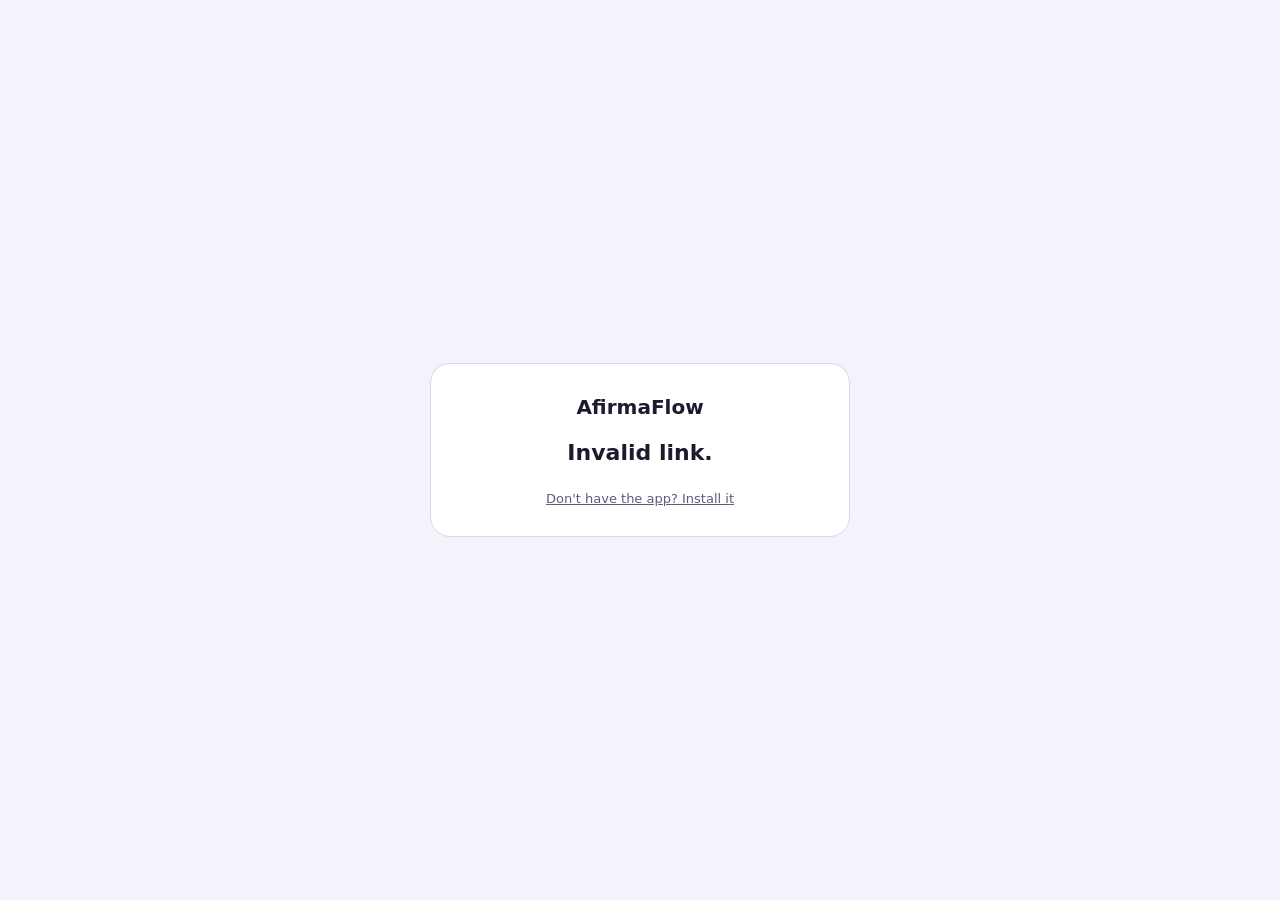
<file: p/index.html>
<!doctype html>
<html lang="es">
<head>
<meta charset="utf-8">
<meta name="viewport" content="width=device-width, initial-scale=1">
<meta name="robots" content="noindex, nofollow">
<title>AfirmaFlow</title>
<style>
  :root { --bg:#f4f2fb; --card:#fff; --txt:#1d1a2e; --sub:#5f5a7d; --acc:#6d4fe0; --line:#d9d4ee; }
  @media (prefers-color-scheme: dark) { :root { --bg:#12101c; --card:#1c1930; --txt:#ece9fa; --sub:#a39fc4; --acc:#8b6cf0; --line:#332e52; } }
  * { box-sizing: border-box; }
  body { margin:0; min-height:100vh; display:flex; align-items:center; justify-content:center; padding:20px; background:var(--bg); color:var(--txt); font:16px/1.5 system-ui,Segoe UI,sans-serif; }
  main { width:100%; max-width:420px; background:var(--card); border:1px solid var(--line); border-radius:20px; padding:28px 22px; text-align:center; }
  h1 { font-size:20px; margin:0 0 6px; }
  .name { font-size:22px; font-weight:800; margin:14px 0 2px; }
  .sub { color:var(--sub); font-size:14px; margin:0 0 20px; }
  a.btn { display:block; background:var(--acc); color:#fff; text-decoration:none; font-weight:700; padding:15px; border-radius:14px; font-size:17px; }
  a.link { display:block; color:var(--sub); font-size:13px; margin-top:16px; }
  p.hint { color:var(--sub); font-size:13px; margin:16px 0 0; }
</style>
</head>
<body>
<main>
  <h1>AfirmaFlow</h1>
  <p class="name" id="name"></p>
  <p class="sub" id="count"></p>
  <a class="btn" id="open" href="#"></a>
  <p class="hint" id="hint"></p>
  <a class="link" id="install" href="#"></a>
  <a class="link" id="file" href="#"></a>
</main>
<script>
"use strict";
const PACKAGE = "com.volt.afirmaciones";
const PLAY = "https://play.google.com/store/apps/details?id=" + PACKAGE;
const T = {
  es: ["Abrir en AfirmaFlow", "Se abrirá la app y te preguntará si lo agregas.", "¿No tienes la app? Instálala", "Descargar el archivo", "tarjetas", "Enlace no válido."],
  en: ["Open in AfirmaFlow", "The app will open and ask if you want to add it.", "Don't have the app? Install it", "Download the file", "cards", "Invalid link."],
  fr: ["Ouvrir dans AfirmaFlow", "L'app s'ouvrira et vous demandera si vous l'ajoutez.", "Pas l'app ? Installez-la", "Télécharger le fichier", "cartes", "Lien non valide."],
  pt: ["Abrir no AfirmaFlow", "O app vai abrir e perguntar se você quer adicionar.", "Não tem o app? Instale", "Baixar o arquivo", "cartões", "Link inválido."],
  zh: ["在 AfirmaFlow 中打开", "应用会打开并询问是否添加。", "还没有应用？去安装", "下载文件", "张卡片", "链接无效。"],
};
const lang = ((navigator.language || "es").slice(0, 2).toLowerCase());
const L = T[lang] || T.es;
document.documentElement.lang = T[lang] ? lang : "es";

const code = new URLSearchParams(location.search).get("f") || "";
const $ = (id) => document.getElementById(id);
if (!/^[a-z0-9]{8,40}$/.test(code)) {
  $("name").textContent = L[5];
  $("open").style.display = "none"; $("hint").style.display = "none"; $("file").style.display = "none";
} else {
  const file = new URL(code + ".json", location.href.split("?")[0]).href;
  // intent:// abre la app directo desde Chrome; si no está instalada, lleva a Google Play.
  $("open").href = "intent://p?u=" + encodeURIComponent(file) + "#Intent;scheme=afirmaflow;package=" + PACKAGE + ";S.browser_fallback_url=" + encodeURIComponent(PLAY) + ";end";
  $("open").textContent = L[0];
  $("hint").textContent = L[1];
  $("file").href = file; $("file").textContent = L[3];
  fetch(file, { cache: "no-store" }).then((r) => r.json()).then((j) => {
    const d = j.decks && j.decks[0], l = j.lists && j.lists[0];
    const name = (d && d.name) || (l && l.name) || j.nombre;
    const n = (d && d.cards && d.cards.length) || (l && l.phrases && l.phrases.length) || (j.tarjetas && j.tarjetas.length);
    if (name) $("name").textContent = name;
    if (n) $("count").textContent = n + " " + L[4];
  }).catch(() => {});
}
$("install").href = PLAY; $("install").textContent = L[2];
</script>
</body>
</html>
</file>
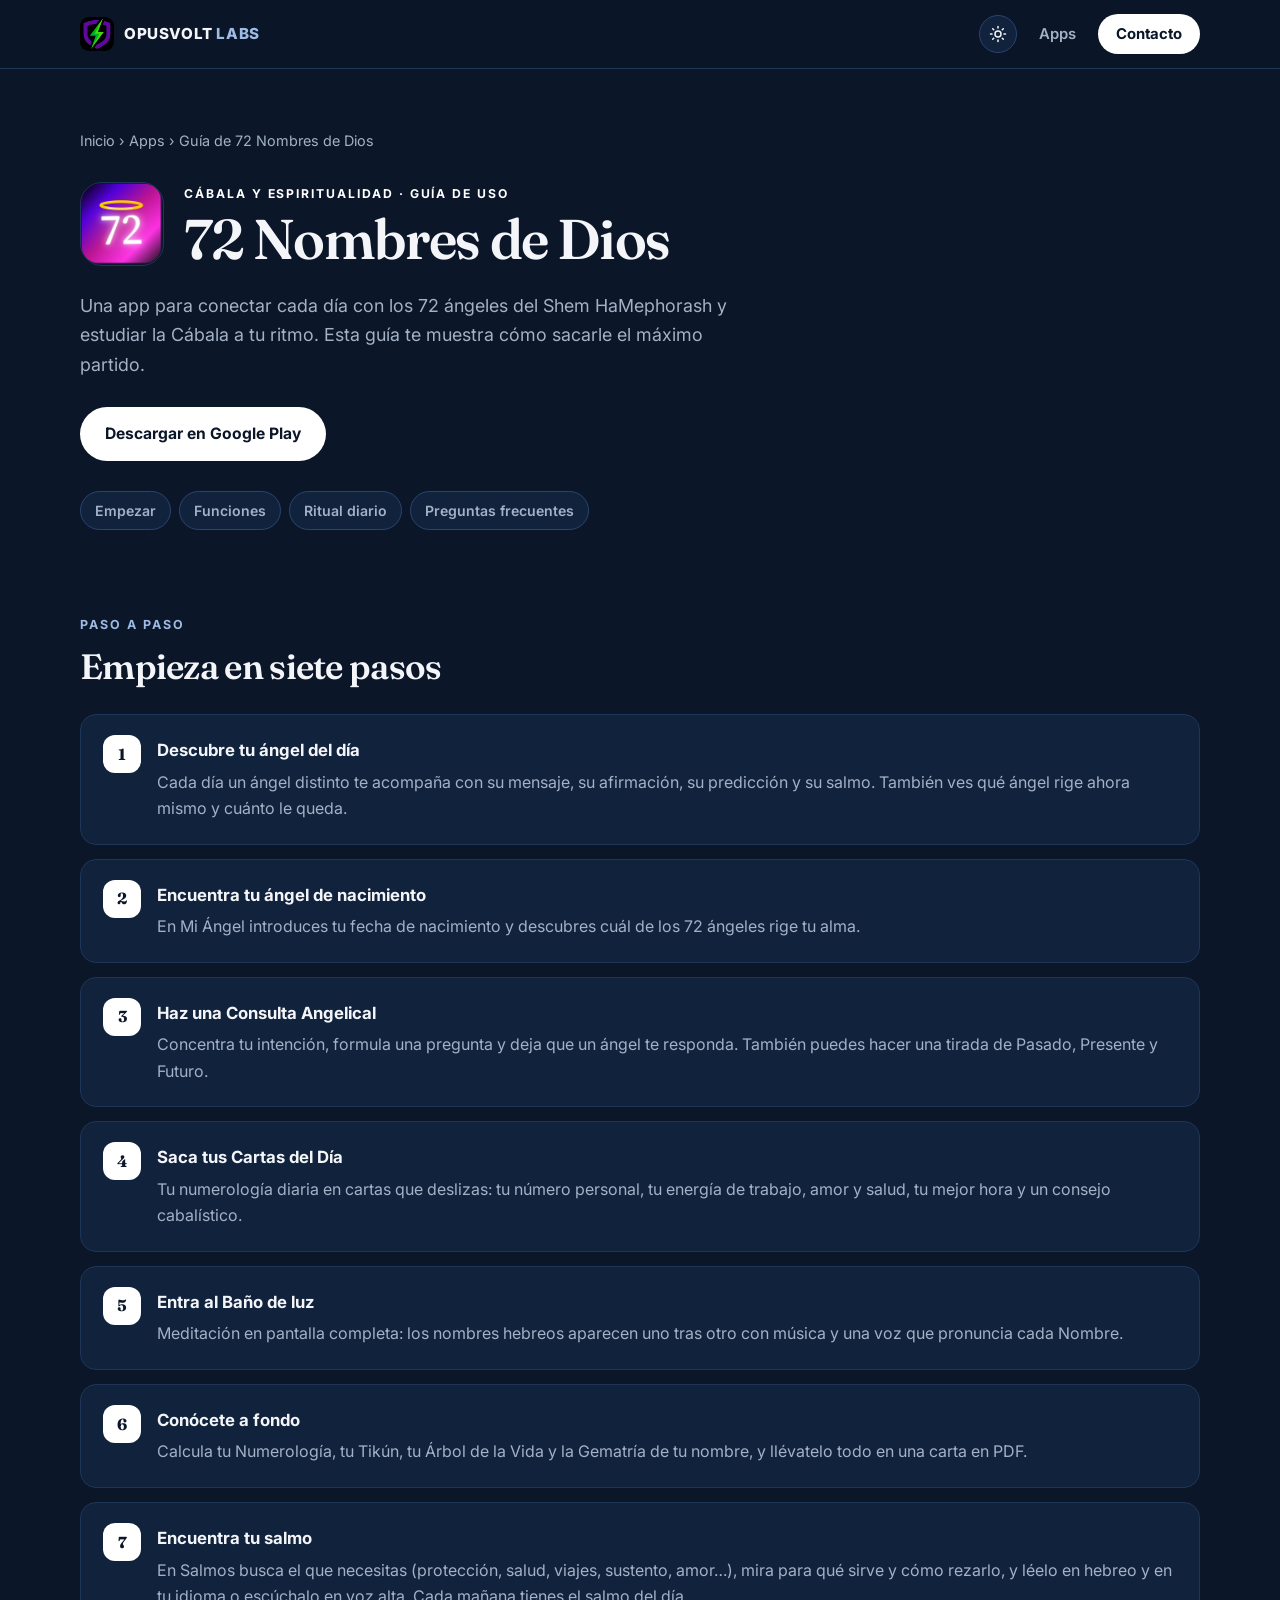
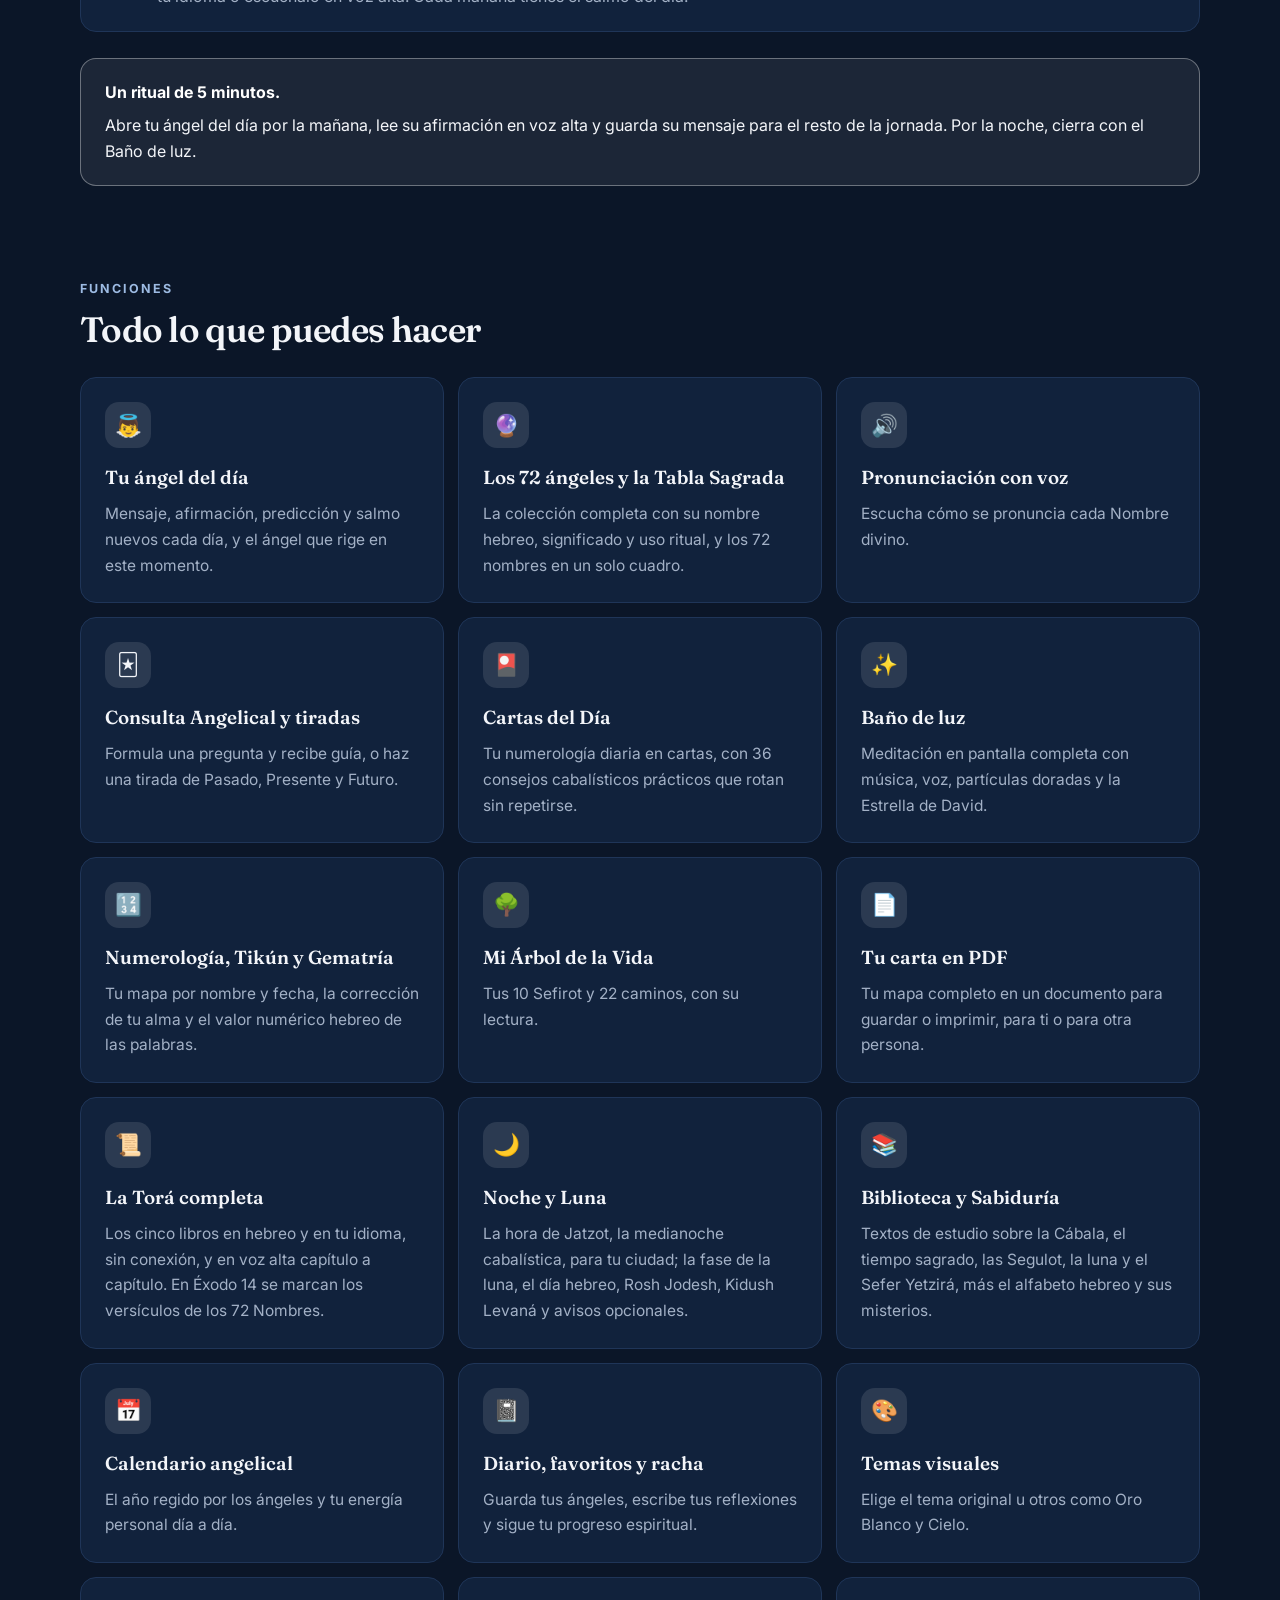
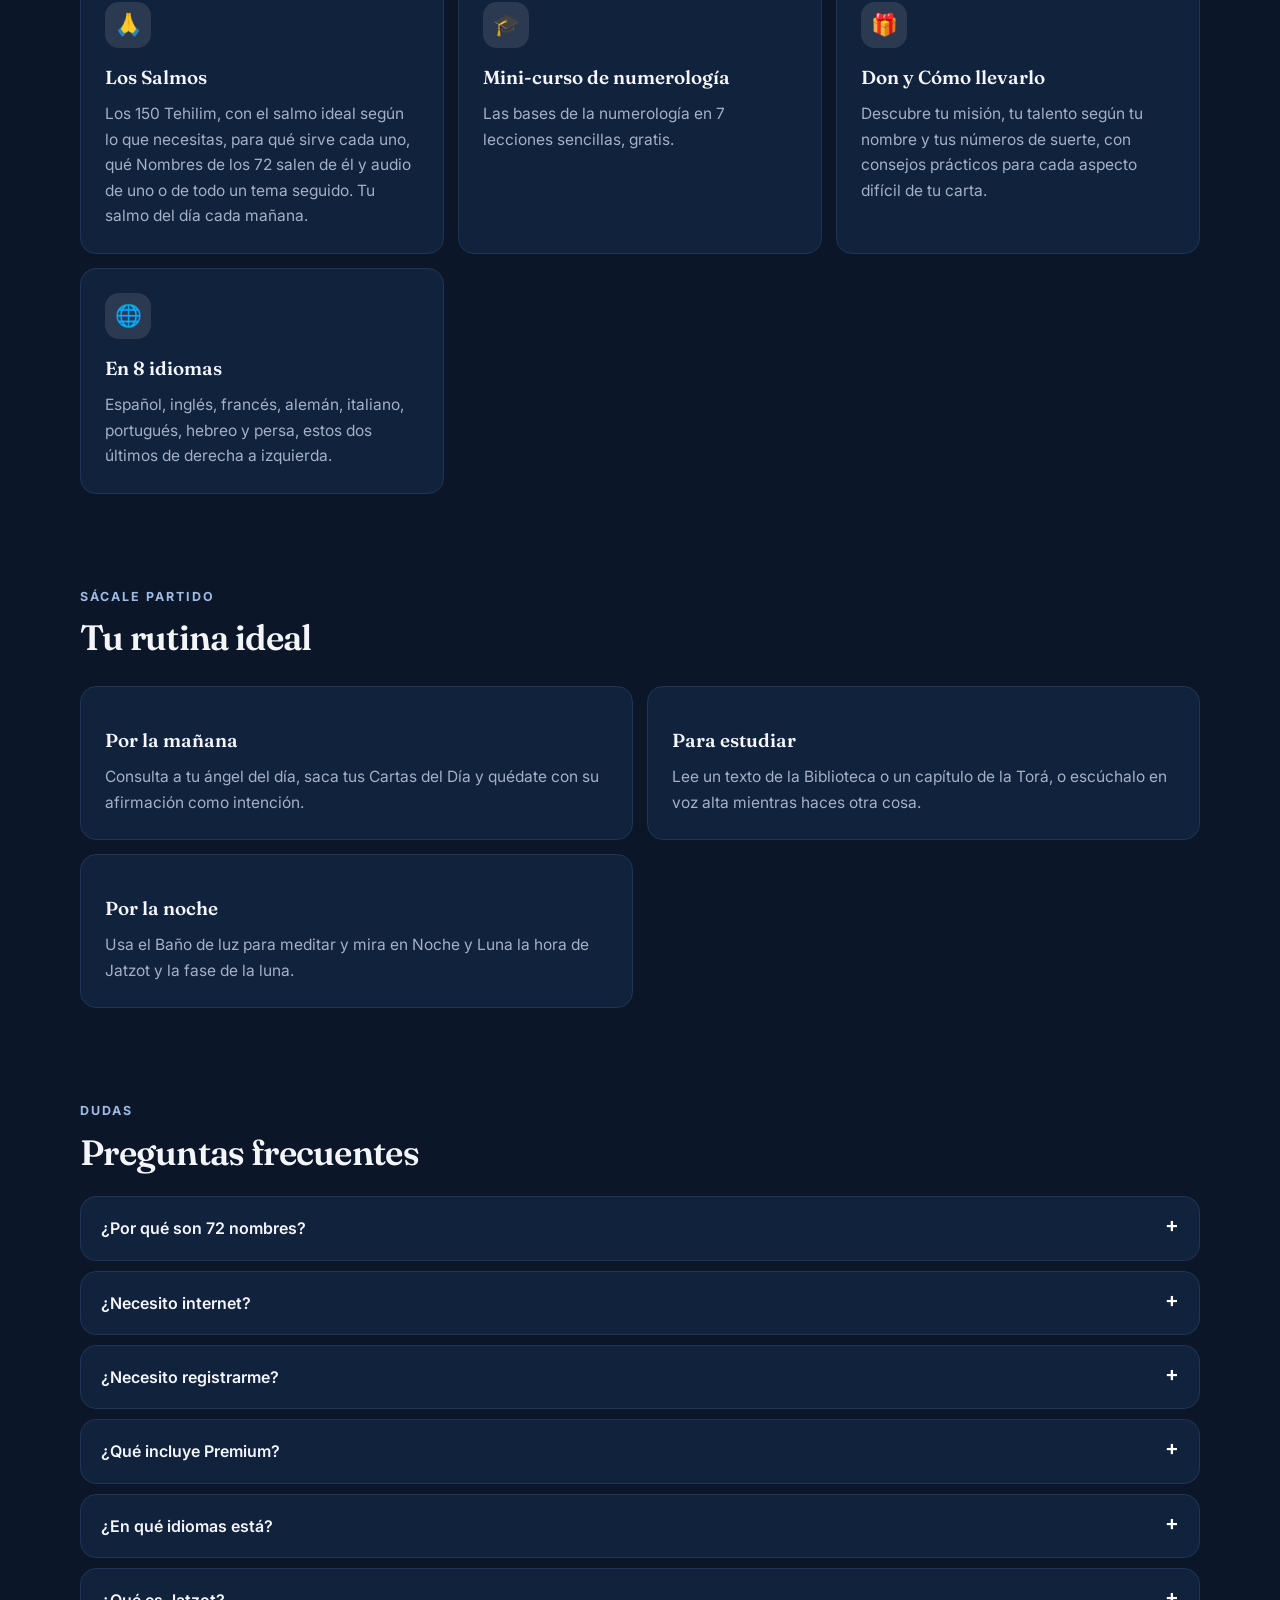
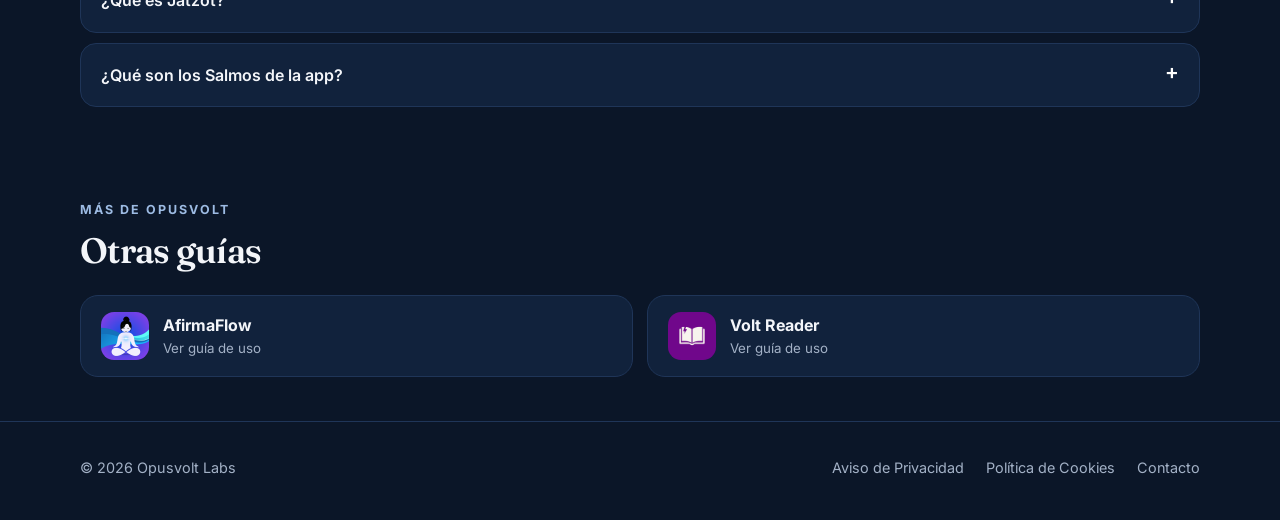
<file: guias/72-nombres-de-dios/index.html>
<!DOCTYPE html>
<html lang="es">
<head>
  <meta charset="UTF-8" />
  <meta name="viewport" content="width=device-width, initial-scale=1.0" />
  <title>Guía de 72 Nombres de Dios: cómo usar la app paso a paso | Opusvolt Labs</title>
  <meta name="description" content="Aprende a usar 72 Nombres de Dios: tu ángel del día y de nacimiento, Consulta Angelical, Salmos, Baño de luz con voz, Torá completa, Noche y Luna, Numerología, Tikún, Árbol de la Vida, Gematría y Biblioteca de Cábala. En 8 idiomas." />
  <meta name="theme-color" content="#0b1628" />
  <link rel="canonical" href="https://www.opusvoltlabs.com/guias/72-nombres-de-dios/" />
  <link rel="icon" type="image/png" href="/favicon.png" />
  <link rel="apple-touch-icon" href="/apple-touch-icon.png" />
  <meta property="og:type" content="article" />
  <meta property="og:site_name" content="Opusvolt Labs" />
  <meta property="og:title" content="Guía de 72 Nombres de Dios: cómo usar la app paso a paso" />
  <meta property="og:description" content="Aprende a usar 72 Nombres de Dios: tu ángel del día y de nacimiento, Consulta Angelical, Salmos, Baño de luz con voz, Torá completa, Noche y Luna, Numerología, Tikún, Árbol de la Vida, Gematría y Biblioteca de Cábala. En 8 idiomas." />
  <meta property="og:url" content="https://www.opusvoltlabs.com/guias/72-nombres-de-dios/" />
  <meta property="og:image" content="https://www.opusvoltlabs.com/OPUS%203.png" />
  <meta name="twitter:card" content="summary_large_image" />
  <script type="application/ld+json">{"@context": "https://schema.org", "@type": "HowTo", "name": "Guía de 72 Nombres de Dios: cómo usar la app paso a paso", "description": "Aprende a usar 72 Nombres de Dios: tu ángel del día y de nacimiento, Consulta Angelical, Salmos, Baño de luz con voz, Torá completa, Noche y Luna, Numerología, Tikún, Árbol de la Vida, Gematría y Biblioteca de Cábala. En 8 idiomas.", "step": [{"@type": "HowToStep", "name": "Descubre tu ángel del día", "text": "Cada día un ángel distinto te acompaña con su mensaje, su afirmación, su predicción y su salmo. También ves qué ángel rige ahora mismo y cuánto le queda."}, {"@type": "HowToStep", "name": "Encuentra tu ángel de nacimiento", "text": "En Mi Ángel introduces tu fecha de nacimiento y descubres cuál de los 72 ángeles rige tu alma."}, {"@type": "HowToStep", "name": "Haz una Consulta Angelical", "text": "Concentra tu intención, formula una pregunta y deja que un ángel te responda. También puedes hacer una tirada de Pasado, Presente y Futuro."}, {"@type": "HowToStep", "name": "Saca tus Cartas del Día", "text": "Tu numerología diaria en cartas que deslizas: tu número personal, tu energía de trabajo, amor y salud, tu mejor hora y un consejo cabalístico."}, {"@type": "HowToStep", "name": "Entra al Baño de luz", "text": "Meditación en pantalla completa: los nombres hebreos aparecen uno tras otro con música y una voz que pronuncia cada Nombre."}, {"@type": "HowToStep", "name": "Conócete a fondo", "text": "Calcula tu Numerología, tu Tikún, tu Árbol de la Vida y la Gematría de tu nombre, y llévatelo todo en una carta en PDF."}, {"@type": "HowToStep", "name": "Encuentra tu salmo", "text": "En Salmos busca el que necesitas (protección, salud, viajes, sustento, amor…), mira para qué sirve y cómo rezarlo, y léelo en hebreo y en tu idioma o escúchalo en voz alta. Cada mañana tienes el salmo del día."}]}</script>
  <script type="application/ld+json">{"@context": "https://schema.org", "@type": "FAQPage", "mainEntity": [{"@type": "Question", "name": "¿Por qué son 72 nombres?", "acceptedAnswer": {"@type": "Answer", "text": "Según la Cábala, los tres versículos de Éxodo 14:19, 14:20 y 14:21 tienen exactamente 72 letras cada uno. Combinándolos se obtienen los 72 nombres, cada uno una vibración divina y un ángel."}}, {"@type": "Question", "name": "¿Necesito internet?", "acceptedAnswer": {"@type": "Answer", "text": "No para el contenido principal, que incluye la Torá completa. Noche y Luna puede usar tu ubicación para calcular las horas de tu ciudad, o puedes elegir la ciudad a mano."}}, {"@type": "Question", "name": "¿Necesito registrarme?", "acceptedAnswer": {"@type": "Answer", "text": "No. La app no pide registro y tus datos se quedan en tu teléfono."}}, {"@type": "Question", "name": "¿Qué incluye Premium?", "acceptedAnswer": {"@type": "Answer", "text": "Desbloquea completos la Numerología, el Tikún del Alma, el Árbol de la Vida y la Gematría, tu carta en PDF y más Cartas del Día, y quita la publicidad."}}, {"@type": "Question", "name": "¿En qué idiomas está?", "acceptedAnswer": {"@type": "Answer", "text": "En español, inglés, francés, alemán, italiano, portugués, hebreo y persa (de derecha a izquierda)."}}, {"@type": "Question", "name": "¿Qué es Jatzot?", "acceptedAnswer": {"@type": "Answer", "text": "Es la medianoche cabalística, el momento de la noche dedicado al Tikún Jatzot. La app lo calcula para tu ubicación y te puede avisar antes."}}, {"@type": "Question", "name": "¿Qué son los Salmos de la app?", "acceptedAnswer": {"@type": "Answer", "text": "Los 150 Tehilim, organizados como en el antiguo Shimmush Tehilim: eliges para qué lo necesitas y la app te dice qué salmo rezar y cómo. Puedes leerlos en hebreo y en tu idioma o escucharlos en voz alta."}}]}</script>
  <link rel="preconnect" href="https://fonts.googleapis.com" />
  <link rel="preconnect" href="https://fonts.gstatic.com" crossorigin />
  <link rel="stylesheet" href="https://fonts.googleapis.com/css2?family=Fraunces:ital,opsz,wght@0,9..144,500;0,9..144,600;1,9..144,500;1,9..144,600&family=Inter:wght@400;500;600;700;800&display=swap" />
  <script src="/theme.js?v=2"></script>
  <link rel="stylesheet" href="/site.css?v=4" />
</head>
<body class="gold">
  <nav class="nav" aria-label="Principal">
    <div class="container nav-inner">
      <a href="/" class="brand" aria-label="Opusvolt Labs, inicio">
        <img src="/favicon.png" alt="" width="34" height="34" />
        <span>OPUSVOLT <b>LABS</b></span>
      </a>
      <div class="nav-links">
        <a href="/#apps">Apps</a>
        <a href="/#contacto" class="nav-cta">Contacto</a>
      </div>
    </div>
  </nav>

  <main>
    <header class="g-hero">
      <div class="container">
        <div class="crumbs"><a href="/">Inicio</a> › <a href="/#apps">Apps</a> › Guía de 72 Nombres de Dios</div>
        <div class="g-title">
          <img class="app-icon" src="/img/icon-72.png?v=2" alt="Icono de 72 Nombres de Dios" width="84" height="84" />
          <div>
            <span class="app-num">Cábala y espiritualidad · Guía de uso</span>
            <h1>72 Nombres de Dios</h1>
          </div>
        </div>
        <p class="g-lead">Una app para conectar cada día con los 72 ángeles del Shem HaMephorash y estudiar la Cábala a tu ritmo. Esta guía te muestra cómo sacarle el máximo partido.</p>
        <div class="g-actions"><a class="btn btn-play" href="https://play.google.com/store/apps/details?id=com.volt.angeles72" target="_blank" rel="noopener noreferrer">Descargar en Google Play</a></div>
        <nav class="toc" aria-label="En esta guía"><a href="#empezar">Empezar</a><a href="#funciones">Funciones</a><a href="#rutina">Ritual diario</a><a href="#faq">Preguntas frecuentes</a></nav>
      </div>
    </header>

    <div>
      <section class="g-sec" id="empezar">
        <div class="container">
          <span class="kicker">Paso a paso</span>
          <h2>Empieza en siete pasos</h2>
          <ol class="steps"><li><b>Descubre tu ángel del día</b><span>Cada día un ángel distinto te acompaña con su mensaje, su afirmación, su predicción y su salmo. También ves qué ángel rige ahora mismo y cuánto le queda.</span></li><li><b>Encuentra tu ángel de nacimiento</b><span>En Mi Ángel introduces tu fecha de nacimiento y descubres cuál de los 72 ángeles rige tu alma.</span></li><li><b>Haz una Consulta Angelical</b><span>Concentra tu intención, formula una pregunta y deja que un ángel te responda. También puedes hacer una tirada de Pasado, Presente y Futuro.</span></li><li><b>Saca tus Cartas del Día</b><span>Tu numerología diaria en cartas que deslizas: tu número personal, tu energía de trabajo, amor y salud, tu mejor hora y un consejo cabalístico.</span></li><li><b>Entra al Baño de luz</b><span>Meditación en pantalla completa: los nombres hebreos aparecen uno tras otro con música y una voz que pronuncia cada Nombre.</span></li><li><b>Conócete a fondo</b><span>Calcula tu Numerología, tu Tikún, tu Árbol de la Vida y la Gematría de tu nombre, y llévatelo todo en una carta en PDF.</span></li><li><b>Encuentra tu salmo</b><span>En Salmos busca el que necesitas (protección, salud, viajes, sustento, amor…), mira para qué sirve y cómo rezarlo, y léelo en hebreo y en tu idioma o escúchalo en voz alta. Cada mañana tienes el salmo del día.</span></li></ol>
          <div class="tip"><b>Un ritual de 5 minutos.</b><p>Abre tu ángel del día por la mañana, lee su afirmación en voz alta y guarda su mensaje para el resto de la jornada. Por la noche, cierra con el Baño de luz.</p></div>
        </div>
      </section>
      <section class="g-sec" id="funciones">
        <div class="container">
          <span class="kicker">Funciones</span>
          <h2>Todo lo que puedes hacer</h2>
          <div class="g-cards three"><article class="g-card"><div class="ico" aria-hidden="true">👼</div><h3>Tu ángel del día</h3><p>Mensaje, afirmación, predicción y salmo nuevos cada día, y el ángel que rige en este momento.</p></article><article class="g-card"><div class="ico" aria-hidden="true">🔮</div><h3>Los 72 ángeles y la Tabla Sagrada</h3><p>La colección completa con su nombre hebreo, significado y uso ritual, y los 72 nombres en un solo cuadro.</p></article><article class="g-card"><div class="ico" aria-hidden="true">🔊</div><h3>Pronunciación con voz</h3><p>Escucha cómo se pronuncia cada Nombre divino.</p></article><article class="g-card"><div class="ico" aria-hidden="true">🃏</div><h3>Consulta Angelical y tiradas</h3><p>Formula una pregunta y recibe guía, o haz una tirada de Pasado, Presente y Futuro.</p></article><article class="g-card"><div class="ico" aria-hidden="true">🎴</div><h3>Cartas del Día</h3><p>Tu numerología diaria en cartas, con 36 consejos cabalísticos prácticos que rotan sin repetirse.</p></article><article class="g-card"><div class="ico" aria-hidden="true">✨</div><h3>Baño de luz</h3><p>Meditación en pantalla completa con música, voz, partículas doradas y la Estrella de David.</p></article><article class="g-card"><div class="ico" aria-hidden="true">🔢</div><h3>Numerología, Tikún y Gematría</h3><p>Tu mapa por nombre y fecha, la corrección de tu alma y el valor numérico hebreo de las palabras.</p></article><article class="g-card"><div class="ico" aria-hidden="true">🌳</div><h3>Mi Árbol de la Vida</h3><p>Tus 10 Sefirot y 22 caminos, con su lectura.</p></article><article class="g-card"><div class="ico" aria-hidden="true">📄</div><h3>Tu carta en PDF</h3><p>Tu mapa completo en un documento para guardar o imprimir, para ti o para otra persona.</p></article><article class="g-card"><div class="ico" aria-hidden="true">📜</div><h3>La Torá completa</h3><p>Los cinco libros en hebreo y en tu idioma, sin conexión, y en voz alta capítulo a capítulo. En Éxodo 14 se marcan los versículos de los 72 Nombres.</p></article><article class="g-card"><div class="ico" aria-hidden="true">🌙</div><h3>Noche y Luna</h3><p>La hora de Jatzot, la medianoche cabalística, para tu ciudad; la fase de la luna, el día hebreo, Rosh Jodesh, Kidush Levaná y avisos opcionales.</p></article><article class="g-card"><div class="ico" aria-hidden="true">📚</div><h3>Biblioteca y Sabiduría</h3><p>Textos de estudio sobre la Cábala, el tiempo sagrado, las Segulot, la luna y el Sefer Yetzirá, más el alfabeto hebreo y sus misterios.</p></article><article class="g-card"><div class="ico" aria-hidden="true">📅</div><h3>Calendario angelical</h3><p>El año regido por los ángeles y tu energía personal día a día.</p></article><article class="g-card"><div class="ico" aria-hidden="true">📓</div><h3>Diario, favoritos y racha</h3><p>Guarda tus ángeles, escribe tus reflexiones y sigue tu progreso espiritual.</p></article><article class="g-card"><div class="ico" aria-hidden="true">🎨</div><h3>Temas visuales</h3><p>Elige el tema original u otros como Oro Blanco y Cielo.</p></article><article class="g-card"><div class="ico" aria-hidden="true">🙏</div><h3>Los Salmos</h3><p>Los 150 Tehilim, con el salmo ideal según lo que necesitas, para qué sirve cada uno, qué Nombres de los 72 salen de él y audio de uno o de todo un tema seguido. Tu salmo del día cada mañana.</p></article><article class="g-card"><div class="ico" aria-hidden="true">🎓</div><h3>Mini-curso de numerología</h3><p>Las bases de la numerología en 7 lecciones sencillas, gratis.</p></article><article class="g-card"><div class="ico" aria-hidden="true">🎁</div><h3>Don y Cómo llevarlo</h3><p>Descubre tu misión, tu talento según tu nombre y tus números de suerte, con consejos prácticos para cada aspecto difícil de tu carta.</p></article><article class="g-card"><div class="ico" aria-hidden="true">🌐</div><h3>En 8 idiomas</h3><p>Español, inglés, francés, alemán, italiano, portugués, hebreo y persa, estos dos últimos de derecha a izquierda.</p></article></div>
        </div>
      </section>
      <section class="g-sec" id="rutina">
        <div class="container">
          <span class="kicker">Sácale partido</span>
          <h2>Tu rutina ideal</h2>
          <div class="g-cards"><article class="g-card"><h3>Por la mañana</h3><p>Consulta a tu ángel del día, saca tus Cartas del Día y quédate con su afirmación como intención.</p></article><article class="g-card"><h3>Para estudiar</h3><p>Lee un texto de la Biblioteca o un capítulo de la Torá, o escúchalo en voz alta mientras haces otra cosa.</p></article><article class="g-card"><h3>Por la noche</h3><p>Usa el Baño de luz para meditar y mira en Noche y Luna la hora de Jatzot y la fase de la luna.</p></article></div>
        </div>
      </section>
      <section class="g-sec" id="faq">
        <div class="container">
          <span class="kicker">Dudas</span>
          <h2>Preguntas frecuentes</h2>
          <div class="faq"><details><summary>¿Por qué son 72 nombres?</summary><p>Según la Cábala, los tres versículos de Éxodo 14:19, 14:20 y 14:21 tienen exactamente 72 letras cada uno. Combinándolos se obtienen los 72 nombres, cada uno una vibración divina y un ángel.</p></details><details><summary>¿Necesito internet?</summary><p>No para el contenido principal, que incluye la Torá completa. Noche y Luna puede usar tu ubicación para calcular las horas de tu ciudad, o puedes elegir la ciudad a mano.</p></details><details><summary>¿Necesito registrarme?</summary><p>No. La app no pide registro y tus datos se quedan en tu teléfono.</p></details><details><summary>¿Qué incluye Premium?</summary><p>Desbloquea completos la Numerología, el Tikún del Alma, el Árbol de la Vida y la Gematría, tu carta en PDF y más Cartas del Día, y quita la publicidad.</p></details><details><summary>¿En qué idiomas está?</summary><p>En español, inglés, francés, alemán, italiano, portugués, hebreo y persa (de derecha a izquierda).</p></details><details><summary>¿Qué es Jatzot?</summary><p>Es la medianoche cabalística, el momento de la noche dedicado al Tikún Jatzot. La app lo calcula para tu ubicación y te puede avisar antes.</p></details><details><summary>¿Qué son los Salmos de la app?</summary><p>Los 150 Tehilim, organizados como en el antiguo Shimmush Tehilim: eliges para qué lo necesitas y la app te dice qué salmo rezar y cómo. Puedes leerlos en hebreo y en tu idioma o escucharlos en voz alta.</p></details></div>
        </div>
      </section>
    </div>

    <section class="g-sec">
      <div class="container">
        <span class="kicker">Más de Opusvolt</span>
        <h2>Otras guías</h2>
        <div class="other"><a href="/guias/afirmaflow/"><img src="/img/icon-afirmaflow.png" alt="" width="48" height="48" /><div><strong>AfirmaFlow</strong><small>Ver guía de uso</small></div></a><a href="/guias/volt-reader/"><img src="/img/icon-voltreader.png?v=2" alt="" width="48" height="48" /><div><strong>Volt Reader</strong><small>Ver guía de uso</small></div></a></div>
      </div>
    </section>
  </main>

  <footer>
    <div class="container foot">
      <div>© 2026 Opusvolt Labs</div>
      <div class="legal-links">
        <a href="/aviso-privacidad.html">Aviso de Privacidad</a>
        <a href="/politica-cookies.html">Política de Cookies</a>
        <a href="mailto:opusvolt@gmail.com">Contacto</a>
      </div>
    </div>
  </footer>
</body>
</html>
</file>
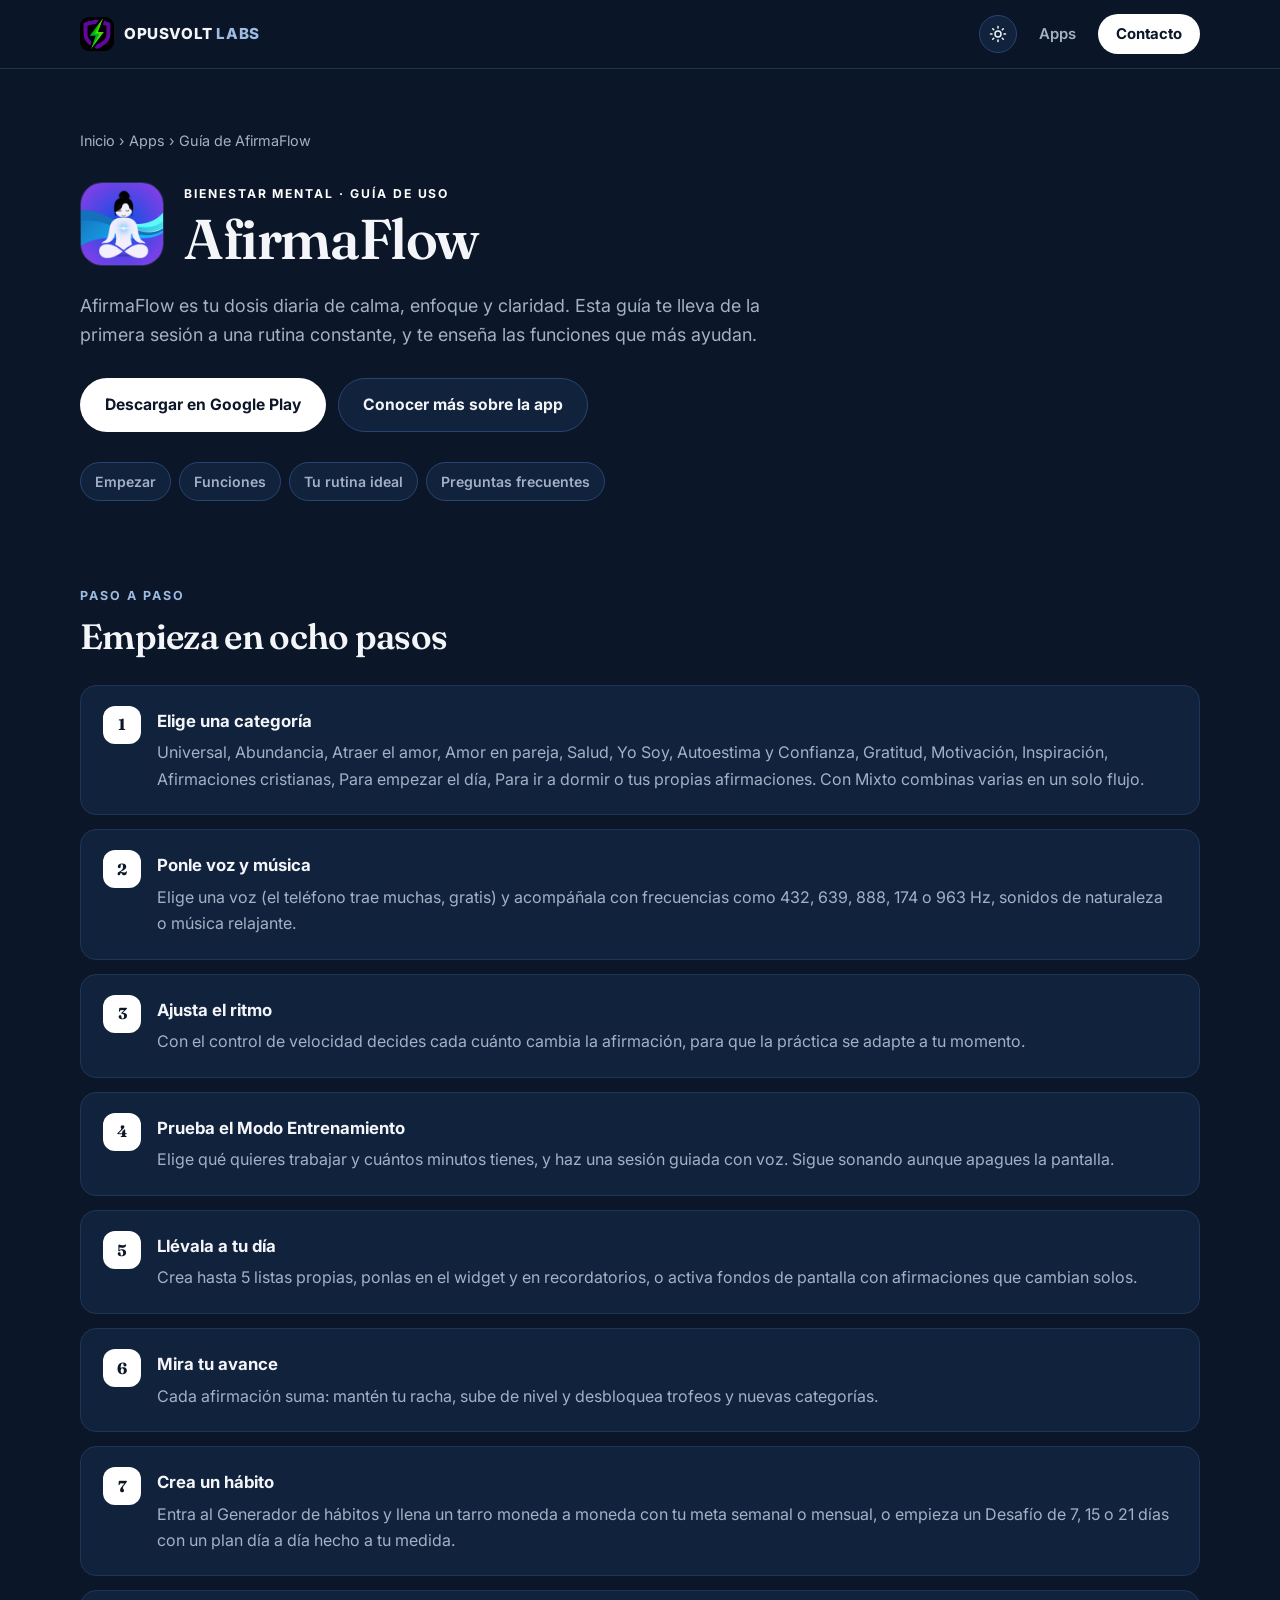
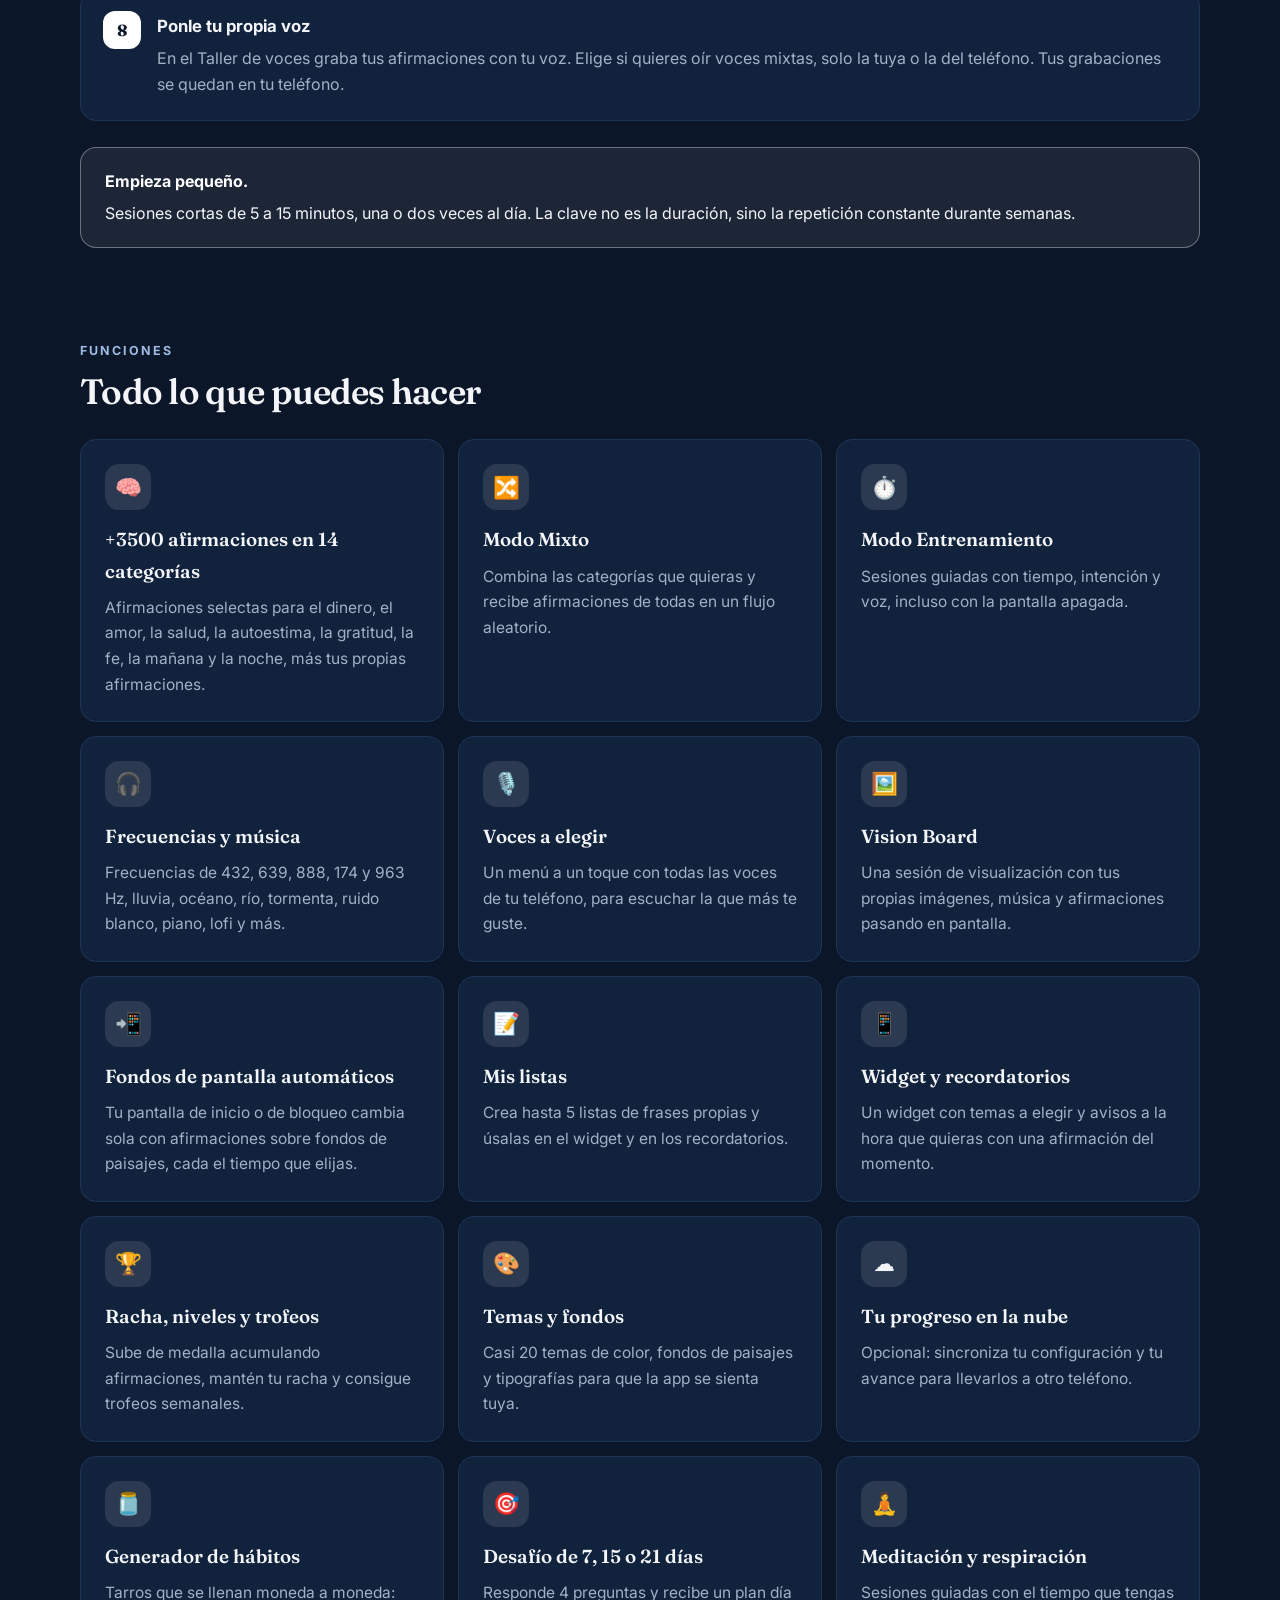
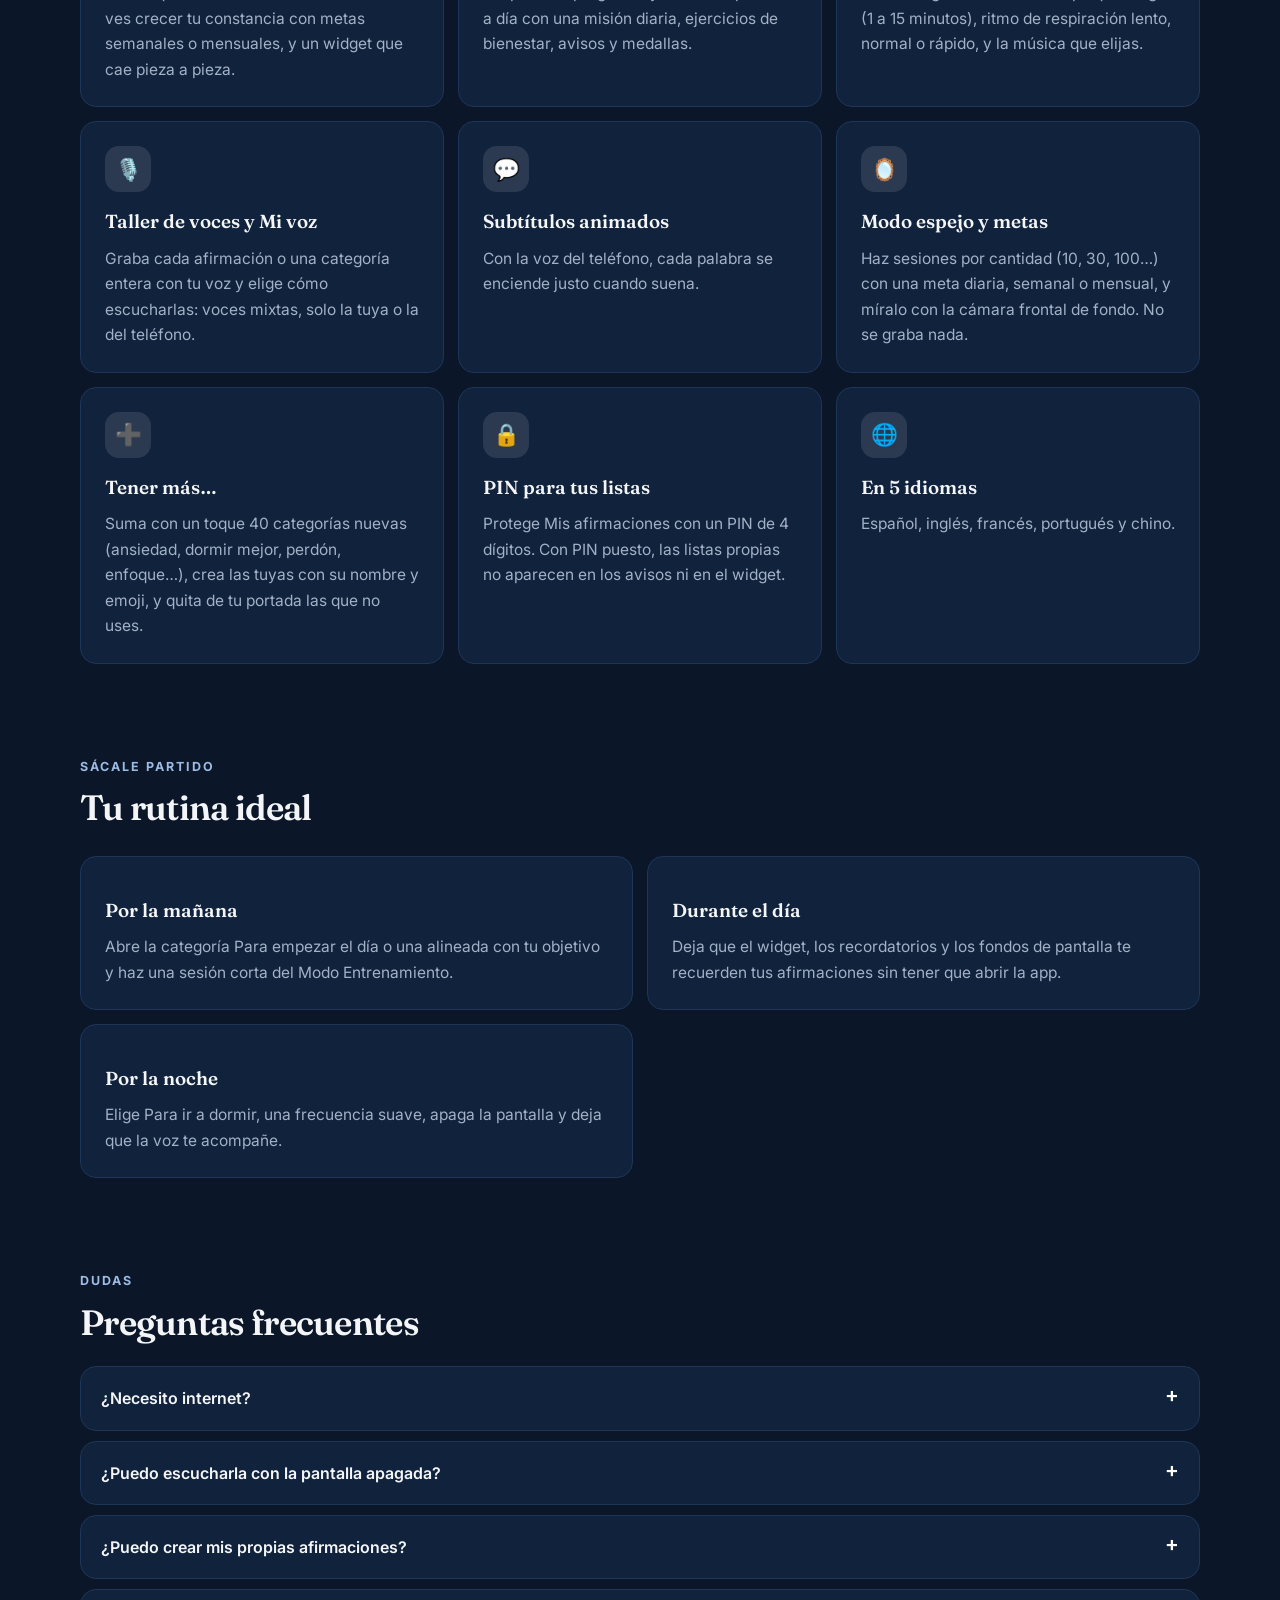
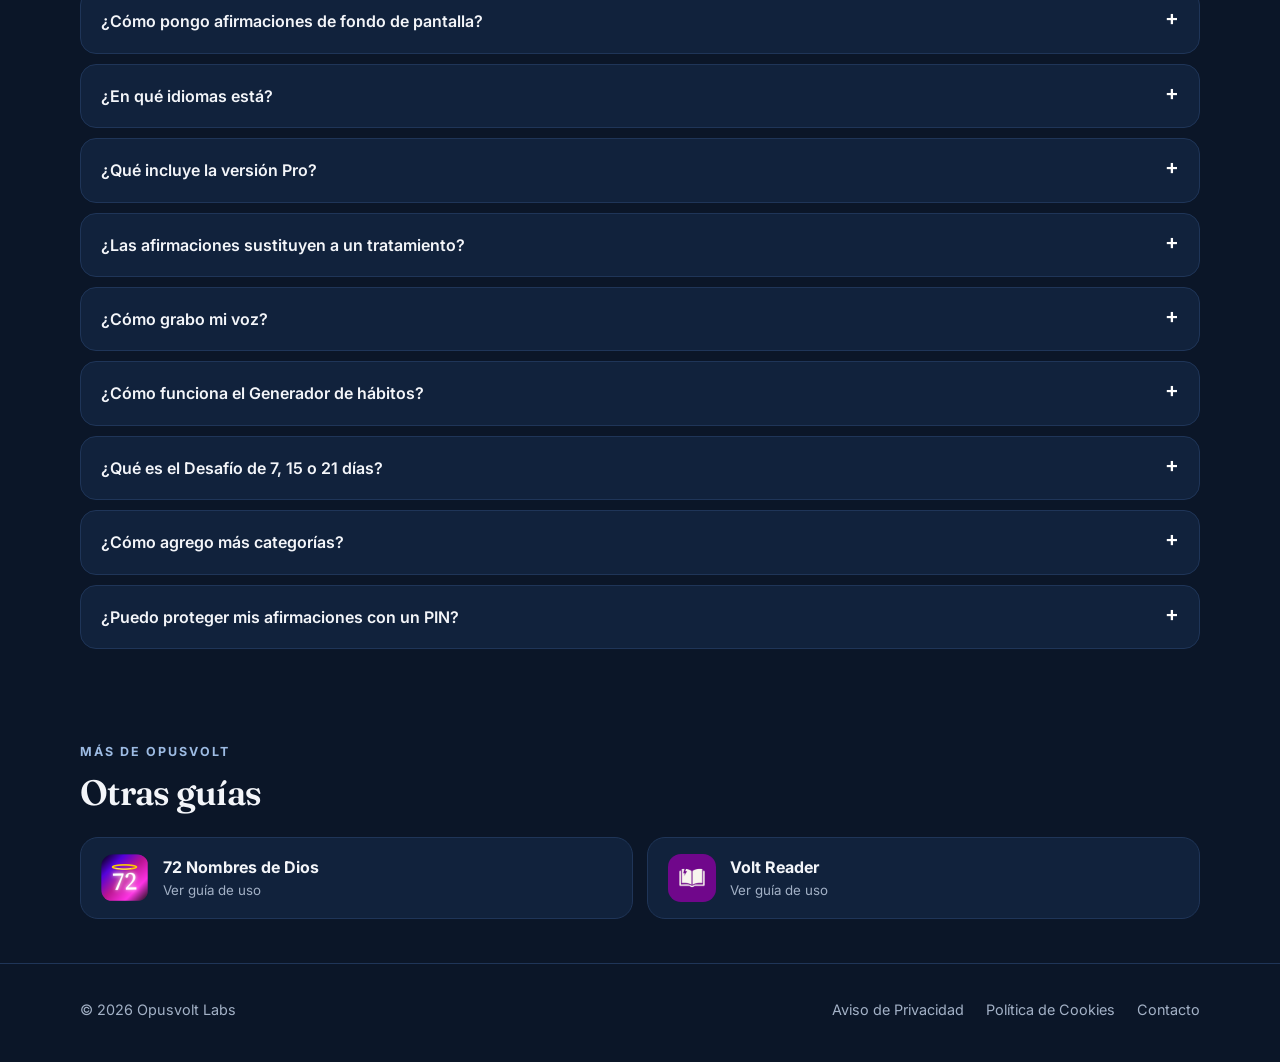
<file: guias/afirmaflow/index.html>
<!DOCTYPE html>
<html lang="es">
<head>
  <meta charset="UTF-8" />
  <meta name="viewport" content="width=device-width, initial-scale=1.0" />
  <title>Guía de AfirmaFlow: cómo usar la app paso a paso | Opusvolt Labs</title>
  <meta name="description" content="Aprende a usar AfirmaFlow: más de 14 categorías de afirmaciones, generador de hábitos, desafíos de 7, 15 y 21 días, meditación, Mi voz, Modo Entrenamiento, Vision Board, fondos de pantalla automáticos, widget y logros." />
  <meta name="theme-color" content="#0b1628" />
  <link rel="canonical" href="https://www.opusvoltlabs.com/guias/afirmaflow/" />
  <link rel="icon" type="image/png" href="/favicon.png" />
  <link rel="apple-touch-icon" href="/apple-touch-icon.png" />
  <meta property="og:type" content="article" />
  <meta property="og:site_name" content="Opusvolt Labs" />
  <meta property="og:title" content="Guía de AfirmaFlow: cómo usar la app paso a paso" />
  <meta property="og:description" content="Aprende a usar AfirmaFlow: más de 14 categorías de afirmaciones, generador de hábitos, desafíos de 7, 15 y 21 días, meditación, Mi voz, Modo Entrenamiento, Vision Board, fondos de pantalla automáticos, widget y logros." />
  <meta property="og:url" content="https://www.opusvoltlabs.com/guias/afirmaflow/" />
  <meta property="og:image" content="https://www.opusvoltlabs.com/OPUS%203.png" />
  <meta name="twitter:card" content="summary_large_image" />
  <script type="application/ld+json">{"@context": "https://schema.org", "@type": "HowTo", "name": "Guía de AfirmaFlow: cómo usar la app paso a paso", "description": "Aprende a usar AfirmaFlow: más de 14 categorías de afirmaciones, generador de hábitos, desafíos de 7, 15 y 21 días, meditación, Mi voz, Modo Entrenamiento, Vision Board, fondos de pantalla automáticos, widget y logros.", "step": [{"@type": "HowToStep", "name": "Elige una categoría", "text": "Universal, Abundancia, Atraer el amor, Amor en pareja, Salud, Yo Soy, Autoestima y Confianza, Gratitud, Motivación, Inspiración, Afirmaciones cristianas, Para empezar el día, Para ir a dormir o tus propias afirmaciones. Con Mixto combinas varias en un solo flujo."}, {"@type": "HowToStep", "name": "Ponle voz y música", "text": "Elige una voz (el teléfono trae muchas, gratis) y acompáñala con frecuencias como 432, 639, 888, 174 o 963 Hz, sonidos de naturaleza o música relajante."}, {"@type": "HowToStep", "name": "Ajusta el ritmo", "text": "Con el control de velocidad decides cada cuánto cambia la afirmación, para que la práctica se adapte a tu momento."}, {"@type": "HowToStep", "name": "Prueba el Modo Entrenamiento", "text": "Elige qué quieres trabajar y cuántos minutos tienes, y haz una sesión guiada con voz. Sigue sonando aunque apagues la pantalla."}, {"@type": "HowToStep", "name": "Llévala a tu día", "text": "Crea hasta 5 listas propias, ponlas en el widget y en recordatorios, o activa fondos de pantalla con afirmaciones que cambian solos."}, {"@type": "HowToStep", "name": "Mira tu avance", "text": "Cada afirmación suma: mantén tu racha, sube de nivel y desbloquea trofeos y nuevas categorías."}, {"@type": "HowToStep", "name": "Crea un hábito", "text": "Entra al Generador de hábitos y llena un tarro moneda a moneda con tu meta semanal o mensual, o empieza un Desafío de 7, 15 o 21 días con un plan día a día hecho a tu medida."}, {"@type": "HowToStep", "name": "Ponle tu propia voz", "text": "En el Taller de voces graba tus afirmaciones con tu voz. Elige si quieres oír voces mixtas, solo la tuya o la del teléfono. Tus grabaciones se quedan en tu teléfono."}]}</script>
  <script type="application/ld+json">{"@context": "https://schema.org", "@type": "FAQPage", "mainEntity": [{"@type": "Question", "name": "¿Necesito internet?", "acceptedAnswer": {"@type": "Answer", "text": "No. AfirmaFlow funciona sin conexión. Solo la sincronización en la nube, que es opcional, usa internet."}}, {"@type": "Question", "name": "¿Puedo escucharla con la pantalla apagada?", "acceptedAnswer": {"@type": "Answer", "text": "Sí. La voz y la música siguen sonando con la pantalla apagada, ideal para dormir, caminar o entrenar."}}, {"@type": "Question", "name": "¿Puedo crear mis propias afirmaciones?", "acceptedAnswer": {"@type": "Answer", "text": "Sí. Escribe las tuyas en Mis afirmaciones y organízalas en hasta 5 listas, que puedes usar en el widget y en los recordatorios."}}, {"@type": "Question", "name": "¿Cómo pongo afirmaciones de fondo de pantalla?", "acceptedAnswer": {"@type": "Answer", "text": "En Fondos de pantalla eliges las frases y las imágenes, si es para la pantalla de inicio, la de bloqueo o las dos, y cada cuánto tiempo cambian: desde cada 15 minutos hasta una vez por semana."}}, {"@type": "Question", "name": "¿En qué idiomas está?", "acceptedAnswer": {"@type": "Answer", "text": "En español, inglés, francés, portugués y chino. Las afirmaciones y toda la interfaz están en los cinco."}}, {"@type": "Question", "name": "¿Qué incluye la versión Pro?", "acceptedAnswer": {"@type": "Answer", "text": "Todas las categorías, todas las frecuencias, voces y músicas, todos los temas y fondos, y notificaciones de cualquier categoría."}}, {"@type": "Question", "name": "¿Las afirmaciones sustituyen a un tratamiento?", "acceptedAnswer": {"@type": "Answer", "text": "No. Son una herramienta de bienestar que complementa una rutina saludable, pero no sustituyen el apoyo médico o terapéutico cuando lo necesitas."}}, {"@type": "Question", "name": "¿Cómo grabo mi voz?", "acceptedAnswer": {"@type": "Answer", "text": "En el Taller de voces (Herramientas de la portada) o desde el menú ✨ de cualquier afirmación. Puedes grabar una frase o una categoría entera. Las grabaciones se guardan solo en tu teléfono, no salen de él y no se sincronizan en la nube."}}, {"@type": "Question", "name": "¿Cómo funciona el Generador de hábitos?", "acceptedAnswer": {"@type": "Answer", "text": "Creas un tarro con una meta (por defecto semanal o mensual) y cada vez que cumples, sumas una pieza. Ves cómo se llena y recibes como mucho un aviso por pieza. Puedes vaciarlo o borrarlo desde el menú del tarro."}}, {"@type": "Question", "name": "¿Qué es el Desafío de 7, 15 o 21 días?", "acceptedAnswer": {"@type": "Answer", "text": "Un plan guiado: respondes 4 preguntas rápidas sobre lo que quieres lograr y la app te da una misión diaria, con aviso opcional y medallas al avanzar. Es un acompañamiento de bienestar y no sustituye la atención de un profesional de la salud."}}, {"@type": "Question", "name": "¿Cómo agrego más categorías?", "acceptedAnswer": {"@type": "Answer", "text": "En Tener más… eliges entre 40 categorías nuevas y las sumas con un toque. También puedes crear las tuyas juntando las que más te gustan, y quitar de tu portada las que no uses."}}, {"@type": "Question", "name": "¿Puedo proteger mis afirmaciones con un PIN?", "acceptedAnswer": {"@type": "Answer", "text": "Sí. En Mis listas pones un PIN de 4 dígitos con una palabra de recuperación. Se bloquea tras un minuto en segundo plano y, mientras está puesto, los avisos y el widget no muestran tus listas propias."}}]}</script>
  <link rel="preconnect" href="https://fonts.googleapis.com" />
  <link rel="preconnect" href="https://fonts.gstatic.com" crossorigin />
  <link rel="stylesheet" href="https://fonts.googleapis.com/css2?family=Fraunces:ital,opsz,wght@0,9..144,500;0,9..144,600;1,9..144,500;1,9..144,600&family=Inter:wght@400;500;600;700;800&display=swap" />
  <script src="/theme.js?v=2"></script>
  <link rel="stylesheet" href="/site.css?v=4" />
</head>
<body class="">
  <nav class="nav" aria-label="Principal">
    <div class="container nav-inner">
      <a href="/" class="brand" aria-label="Opusvolt Labs, inicio">
        <img src="/favicon.png" alt="" width="34" height="34" />
        <span>OPUSVOLT <b>LABS</b></span>
      </a>
      <div class="nav-links">
        <a href="/#apps">Apps</a>
        <a href="/#contacto" class="nav-cta">Contacto</a>
      </div>
    </div>
  </nav>

  <main>
    <header class="g-hero">
      <div class="container">
        <div class="crumbs"><a href="/">Inicio</a> › <a href="/#apps">Apps</a> › Guía de AfirmaFlow</div>
        <div class="g-title">
          <img class="app-icon" src="/img/icon-afirmaflow.png" alt="Icono de AfirmaFlow" width="84" height="84" />
          <div>
            <span class="app-num">Bienestar mental · Guía de uso</span>
            <h1>AfirmaFlow</h1>
          </div>
        </div>
        <p class="g-lead">AfirmaFlow es tu dosis diaria de calma, enfoque y claridad. Esta guía te lleva de la primera sesión a una rutina constante, y te enseña las funciones que más ayudan.</p>
        <div class="g-actions"><a class="btn btn-play" href="https://play.google.com/store/apps/details?id=com.volt.afirmaciones" target="_blank" rel="noopener noreferrer">Descargar en Google Play</a><a class="btn btn-ghost" href="/afirmaciones/">Conocer más sobre la app</a></div>
        <nav class="toc" aria-label="En esta guía"><a href="#empezar">Empezar</a><a href="#funciones">Funciones</a><a href="#rutina">Tu rutina ideal</a><a href="#faq">Preguntas frecuentes</a></nav>
      </div>
    </header>

    <div>
      <section class="g-sec" id="empezar">
        <div class="container">
          <span class="kicker">Paso a paso</span>
          <h2>Empieza en ocho pasos</h2>
          <ol class="steps"><li><b>Elige una categoría</b><span>Universal, Abundancia, Atraer el amor, Amor en pareja, Salud, Yo Soy, Autoestima y Confianza, Gratitud, Motivación, Inspiración, Afirmaciones cristianas, Para empezar el día, Para ir a dormir o tus propias afirmaciones. Con Mixto combinas varias en un solo flujo.</span></li><li><b>Ponle voz y música</b><span>Elige una voz (el teléfono trae muchas, gratis) y acompáñala con frecuencias como 432, 639, 888, 174 o 963 Hz, sonidos de naturaleza o música relajante.</span></li><li><b>Ajusta el ritmo</b><span>Con el control de velocidad decides cada cuánto cambia la afirmación, para que la práctica se adapte a tu momento.</span></li><li><b>Prueba el Modo Entrenamiento</b><span>Elige qué quieres trabajar y cuántos minutos tienes, y haz una sesión guiada con voz. Sigue sonando aunque apagues la pantalla.</span></li><li><b>Llévala a tu día</b><span>Crea hasta 5 listas propias, ponlas en el widget y en recordatorios, o activa fondos de pantalla con afirmaciones que cambian solos.</span></li><li><b>Mira tu avance</b><span>Cada afirmación suma: mantén tu racha, sube de nivel y desbloquea trofeos y nuevas categorías.</span></li><li><b>Crea un hábito</b><span>Entra al Generador de hábitos y llena un tarro moneda a moneda con tu meta semanal o mensual, o empieza un Desafío de 7, 15 o 21 días con un plan día a día hecho a tu medida.</span></li><li><b>Ponle tu propia voz</b><span>En el Taller de voces graba tus afirmaciones con tu voz. Elige si quieres oír voces mixtas, solo la tuya o la del teléfono. Tus grabaciones se quedan en tu teléfono.</span></li></ol>
          <div class="tip"><b>Empieza pequeño.</b><p>Sesiones cortas de 5 a 15 minutos, una o dos veces al día. La clave no es la duración, sino la repetición constante durante semanas.</p></div>
        </div>
      </section>
      <section class="g-sec" id="funciones">
        <div class="container">
          <span class="kicker">Funciones</span>
          <h2>Todo lo que puedes hacer</h2>
          <div class="g-cards three"><article class="g-card"><div class="ico" aria-hidden="true">🧠</div><h3>+3500 afirmaciones en 14 categorías</h3><p>Afirmaciones selectas para el dinero, el amor, la salud, la autoestima, la gratitud, la fe, la mañana y la noche, más tus propias afirmaciones.</p></article><article class="g-card"><div class="ico" aria-hidden="true">🔀</div><h3>Modo Mixto</h3><p>Combina las categorías que quieras y recibe afirmaciones de todas en un flujo aleatorio.</p></article><article class="g-card"><div class="ico" aria-hidden="true">⏱️</div><h3>Modo Entrenamiento</h3><p>Sesiones guiadas con tiempo, intención y voz, incluso con la pantalla apagada.</p></article><article class="g-card"><div class="ico" aria-hidden="true">🎧</div><h3>Frecuencias y música</h3><p>Frecuencias de 432, 639, 888, 174 y 963 Hz, lluvia, océano, río, tormenta, ruido blanco, piano, lofi y más.</p></article><article class="g-card"><div class="ico" aria-hidden="true">🎙️</div><h3>Voces a elegir</h3><p>Un menú a un toque con todas las voces de tu teléfono, para escuchar la que más te guste.</p></article><article class="g-card"><div class="ico" aria-hidden="true">🖼️</div><h3>Vision Board</h3><p>Una sesión de visualización con tus propias imágenes, música y afirmaciones pasando en pantalla.</p></article><article class="g-card"><div class="ico" aria-hidden="true">📲</div><h3>Fondos de pantalla automáticos</h3><p>Tu pantalla de inicio o de bloqueo cambia sola con afirmaciones sobre fondos de paisajes, cada el tiempo que elijas.</p></article><article class="g-card"><div class="ico" aria-hidden="true">📝</div><h3>Mis listas</h3><p>Crea hasta 5 listas de frases propias y úsalas en el widget y en los recordatorios.</p></article><article class="g-card"><div class="ico" aria-hidden="true">📱</div><h3>Widget y recordatorios</h3><p>Un widget con temas a elegir y avisos a la hora que quieras con una afirmación del momento.</p></article><article class="g-card"><div class="ico" aria-hidden="true">🏆</div><h3>Racha, niveles y trofeos</h3><p>Sube de medalla acumulando afirmaciones, mantén tu racha y consigue trofeos semanales.</p></article><article class="g-card"><div class="ico" aria-hidden="true">🎨</div><h3>Temas y fondos</h3><p>Casi 20 temas de color, fondos de paisajes y tipografías para que la app se sienta tuya.</p></article><article class="g-card"><div class="ico" aria-hidden="true">☁️</div><h3>Tu progreso en la nube</h3><p>Opcional: sincroniza tu configuración y tu avance para llevarlos a otro teléfono.</p></article><article class="g-card"><div class="ico" aria-hidden="true">🫙</div><h3>Generador de hábitos</h3><p>Tarros que se llenan moneda a moneda: ves crecer tu constancia con metas semanales o mensuales, y un widget que cae pieza a pieza.</p></article><article class="g-card"><div class="ico" aria-hidden="true">🎯</div><h3>Desafío de 7, 15 o 21 días</h3><p>Responde 4 preguntas y recibe un plan día a día con una misión diaria, ejercicios de bienestar, avisos y medallas.</p></article><article class="g-card"><div class="ico" aria-hidden="true">🧘</div><h3>Meditación y respiración</h3><p>Sesiones guiadas con el tiempo que tengas (1 a 15 minutos), ritmo de respiración lento, normal o rápido, y la música que elijas.</p></article><article class="g-card"><div class="ico" aria-hidden="true">🎙️</div><h3>Taller de voces y Mi voz</h3><p>Graba cada afirmación o una categoría entera con tu voz y elige cómo escucharlas: voces mixtas, solo la tuya o la del teléfono.</p></article><article class="g-card"><div class="ico" aria-hidden="true">💬</div><h3>Subtítulos animados</h3><p>Con la voz del teléfono, cada palabra se enciende justo cuando suena.</p></article><article class="g-card"><div class="ico" aria-hidden="true">🪞</div><h3>Modo espejo y metas</h3><p>Haz sesiones por cantidad (10, 30, 100…) con una meta diaria, semanal o mensual, y míralo con la cámara frontal de fondo. No se graba nada.</p></article><article class="g-card"><div class="ico" aria-hidden="true">➕</div><h3>Tener más…</h3><p>Suma con un toque 40 categorías nuevas (ansiedad, dormir mejor, perdón, enfoque…), crea las tuyas con su nombre y emoji, y quita de tu portada las que no uses.</p></article><article class="g-card"><div class="ico" aria-hidden="true">🔒</div><h3>PIN para tus listas</h3><p>Protege Mis afirmaciones con un PIN de 4 dígitos. Con PIN puesto, las listas propias no aparecen en los avisos ni en el widget.</p></article><article class="g-card"><div class="ico" aria-hidden="true">🌐</div><h3>En 5 idiomas</h3><p>Español, inglés, francés, portugués y chino.</p></article></div>
        </div>
      </section>
      <section class="g-sec" id="rutina">
        <div class="container">
          <span class="kicker">Sácale partido</span>
          <h2>Tu rutina ideal</h2>
          <div class="g-cards"><article class="g-card"><h3>Por la mañana</h3><p>Abre la categoría Para empezar el día o una alineada con tu objetivo y haz una sesión corta del Modo Entrenamiento.</p></article><article class="g-card"><h3>Durante el día</h3><p>Deja que el widget, los recordatorios y los fondos de pantalla te recuerden tus afirmaciones sin tener que abrir la app.</p></article><article class="g-card"><h3>Por la noche</h3><p>Elige Para ir a dormir, una frecuencia suave, apaga la pantalla y deja que la voz te acompañe.</p></article></div>
        </div>
      </section>
      <section class="g-sec" id="faq">
        <div class="container">
          <span class="kicker">Dudas</span>
          <h2>Preguntas frecuentes</h2>
          <div class="faq"><details><summary>¿Necesito internet?</summary><p>No. AfirmaFlow funciona sin conexión. Solo la sincronización en la nube, que es opcional, usa internet.</p></details><details><summary>¿Puedo escucharla con la pantalla apagada?</summary><p>Sí. La voz y la música siguen sonando con la pantalla apagada, ideal para dormir, caminar o entrenar.</p></details><details><summary>¿Puedo crear mis propias afirmaciones?</summary><p>Sí. Escribe las tuyas en Mis afirmaciones y organízalas en hasta 5 listas, que puedes usar en el widget y en los recordatorios.</p></details><details><summary>¿Cómo pongo afirmaciones de fondo de pantalla?</summary><p>En Fondos de pantalla eliges las frases y las imágenes, si es para la pantalla de inicio, la de bloqueo o las dos, y cada cuánto tiempo cambian: desde cada 15 minutos hasta una vez por semana.</p></details><details><summary>¿En qué idiomas está?</summary><p>En español, inglés, francés, portugués y chino. Las afirmaciones y toda la interfaz están en los cinco.</p></details><details><summary>¿Qué incluye la versión Pro?</summary><p>Todas las categorías, todas las frecuencias, voces y músicas, todos los temas y fondos, y notificaciones de cualquier categoría.</p></details><details><summary>¿Las afirmaciones sustituyen a un tratamiento?</summary><p>No. Son una herramienta de bienestar que complementa una rutina saludable, pero no sustituyen el apoyo médico o terapéutico cuando lo necesitas.</p></details><details><summary>¿Cómo grabo mi voz?</summary><p>En el Taller de voces (Herramientas de la portada) o desde el menú ✨ de cualquier afirmación. Puedes grabar una frase o una categoría entera. Las grabaciones se guardan solo en tu teléfono, no salen de él y no se sincronizan en la nube.</p></details><details><summary>¿Cómo funciona el Generador de hábitos?</summary><p>Creas un tarro con una meta (por defecto semanal o mensual) y cada vez que cumples, sumas una pieza. Ves cómo se llena y recibes como mucho un aviso por pieza. Puedes vaciarlo o borrarlo desde el menú del tarro.</p></details><details><summary>¿Qué es el Desafío de 7, 15 o 21 días?</summary><p>Un plan guiado: respondes 4 preguntas rápidas sobre lo que quieres lograr y la app te da una misión diaria, con aviso opcional y medallas al avanzar. Es un acompañamiento de bienestar y no sustituye la atención de un profesional de la salud.</p></details><details><summary>¿Cómo agrego más categorías?</summary><p>En Tener más… eliges entre 40 categorías nuevas y las sumas con un toque. También puedes crear las tuyas juntando las que más te gustan, y quitar de tu portada las que no uses.</p></details><details><summary>¿Puedo proteger mis afirmaciones con un PIN?</summary><p>Sí. En Mis listas pones un PIN de 4 dígitos con una palabra de recuperación. Se bloquea tras un minuto en segundo plano y, mientras está puesto, los avisos y el widget no muestran tus listas propias.</p></details></div>
        </div>
      </section>
    </div>

    <section class="g-sec">
      <div class="container">
        <span class="kicker">Más de Opusvolt</span>
        <h2>Otras guías</h2>
        <div class="other"><a href="/guias/72-nombres-de-dios/"><img src="/img/icon-72.png?v=2" alt="" width="48" height="48" /><div><strong>72 Nombres de Dios</strong><small>Ver guía de uso</small></div></a><a href="/guias/volt-reader/"><img src="/img/icon-voltreader.png?v=2" alt="" width="48" height="48" /><div><strong>Volt Reader</strong><small>Ver guía de uso</small></div></a></div>
      </div>
    </section>
  </main>

  <footer>
    <div class="container foot">
      <div>© 2026 Opusvolt Labs</div>
      <div class="legal-links">
        <a href="/aviso-privacidad.html">Aviso de Privacidad</a>
        <a href="/politica-cookies.html">Política de Cookies</a>
        <a href="mailto:opusvolt@gmail.com">Contacto</a>
      </div>
    </div>
  </footer>
</body>
</html>
</file>
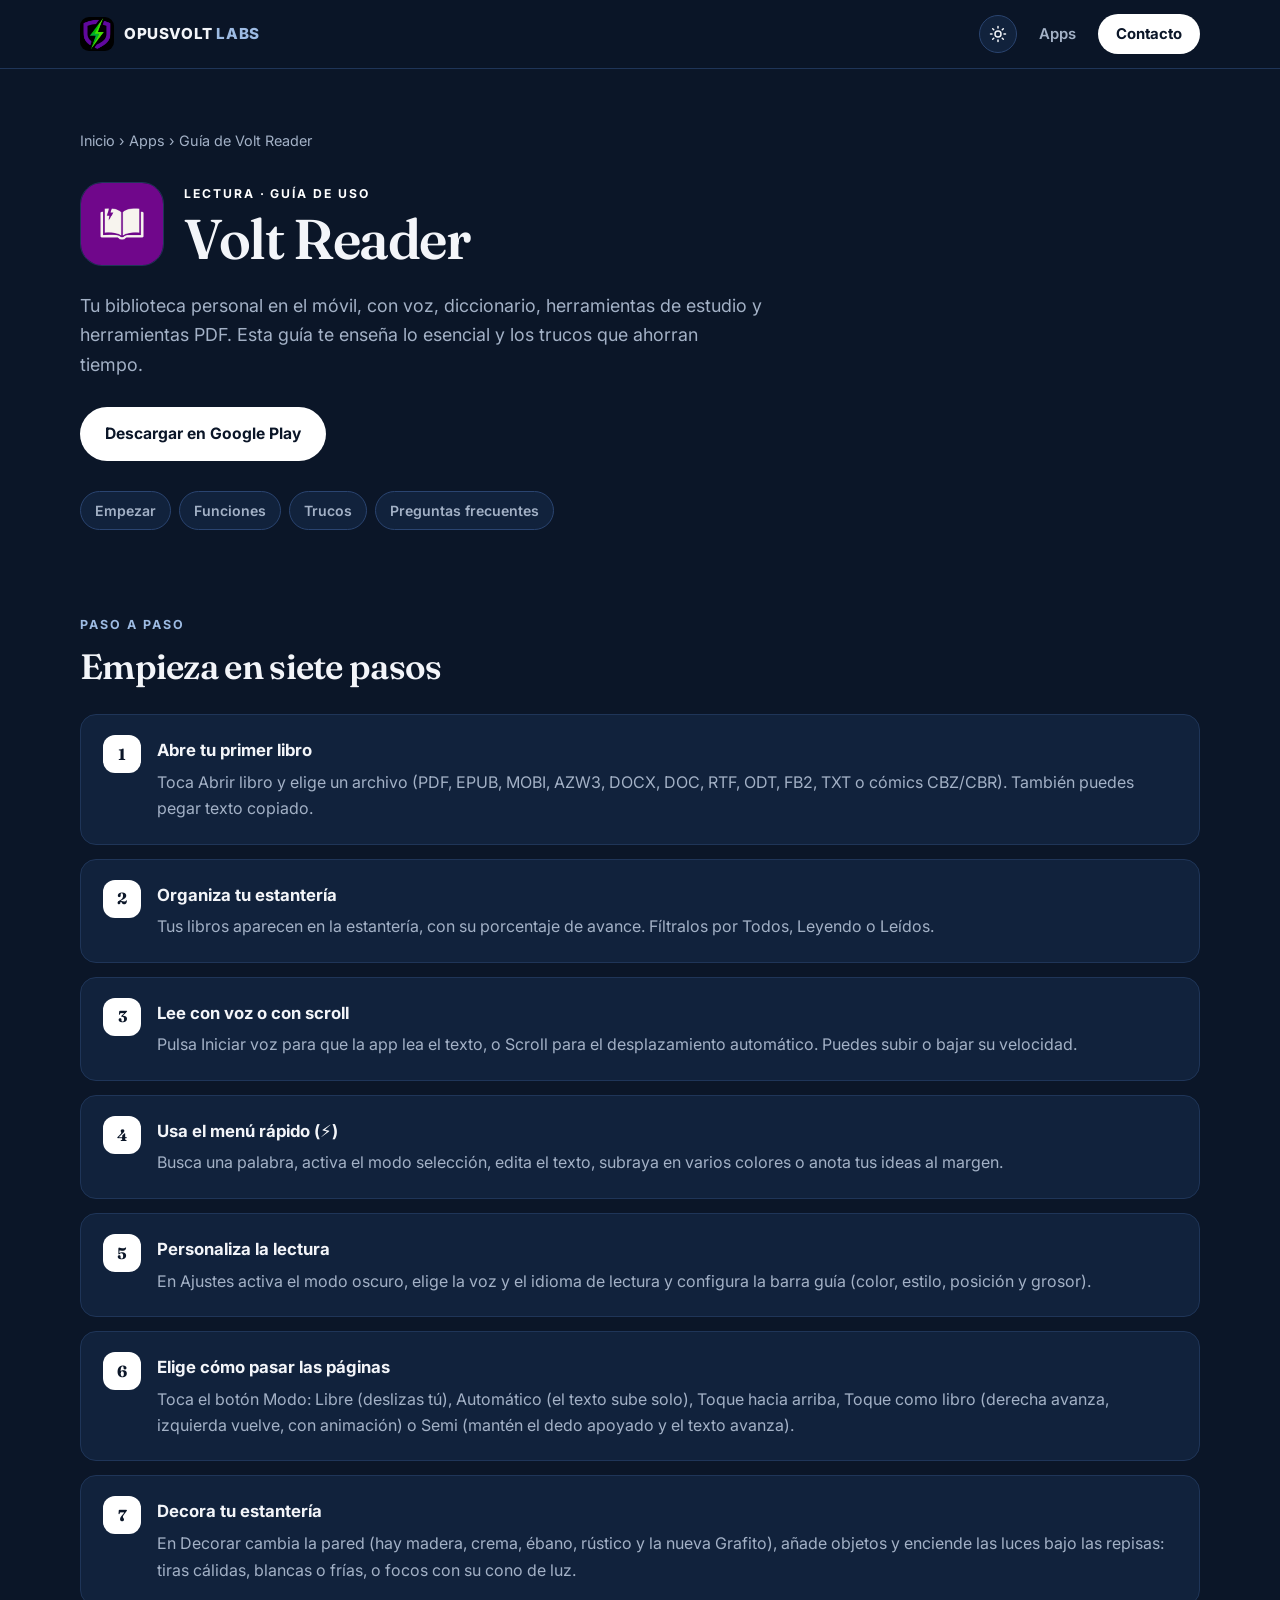
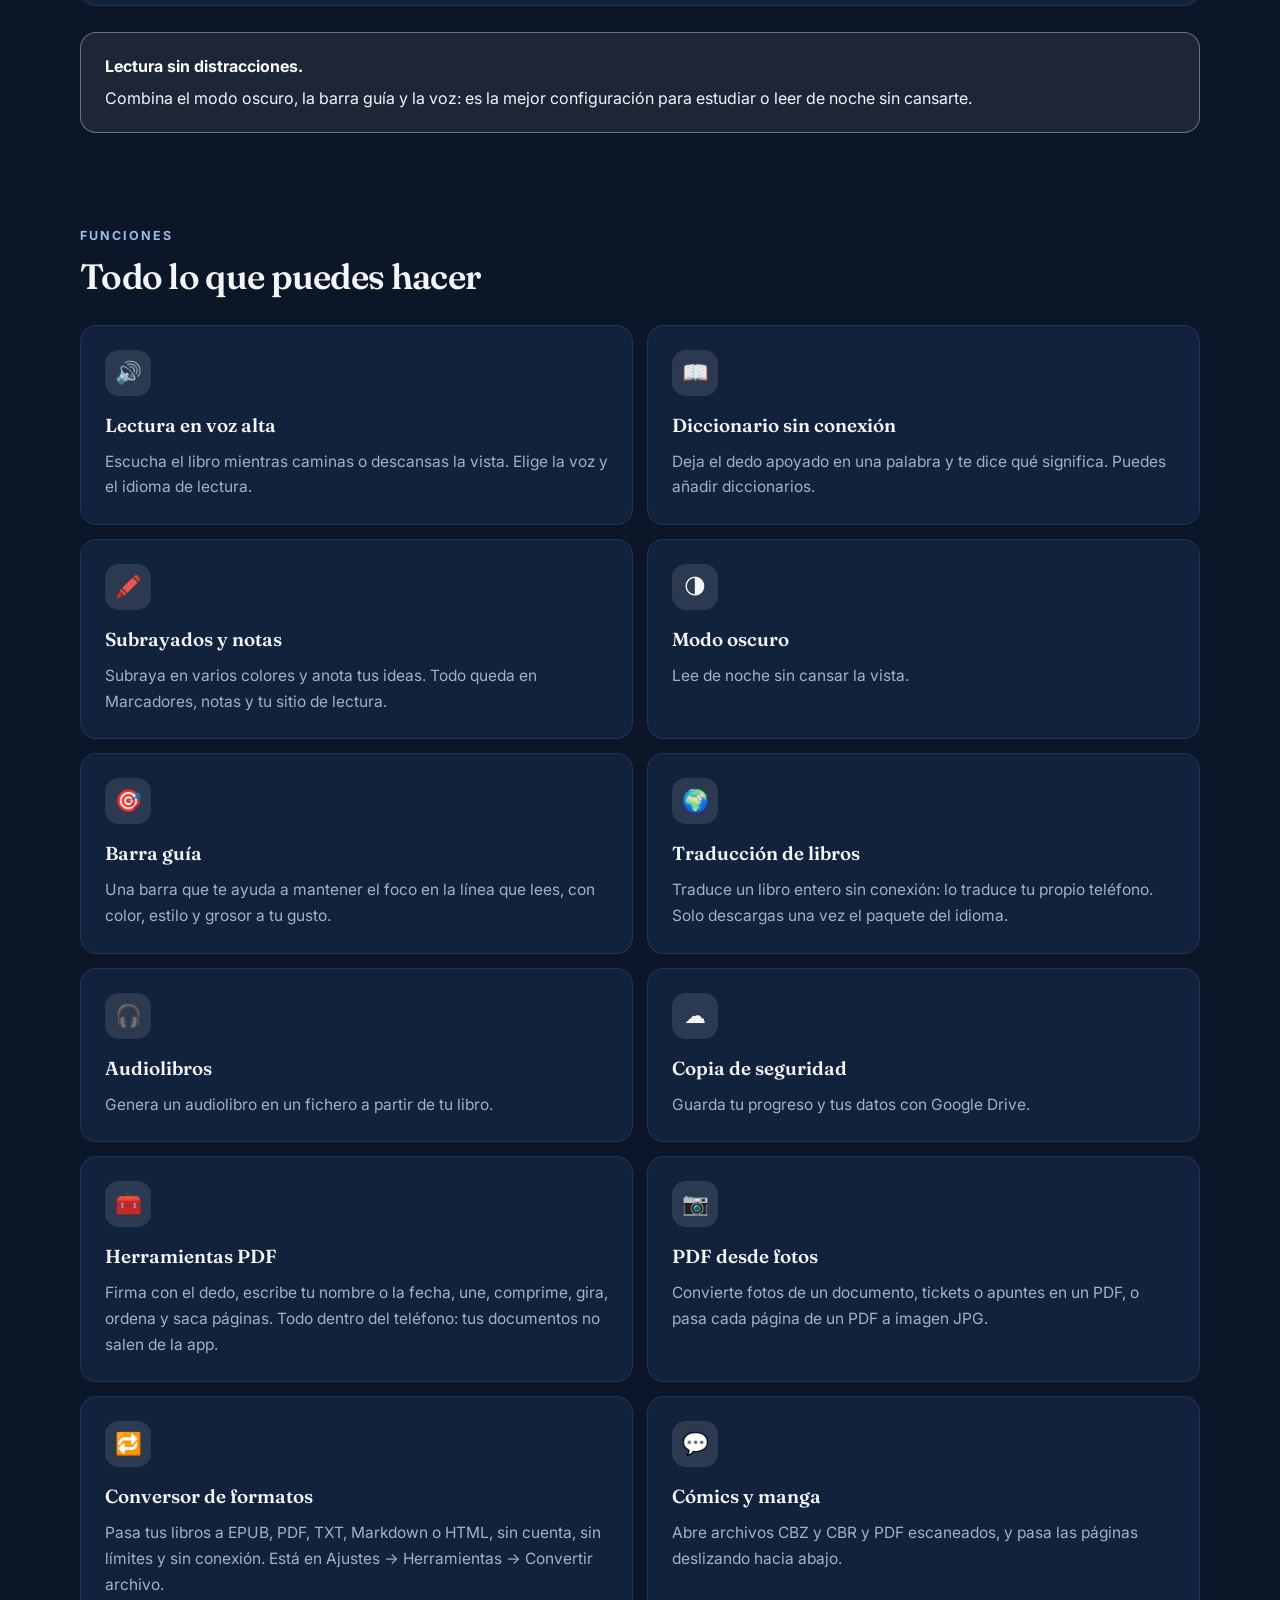
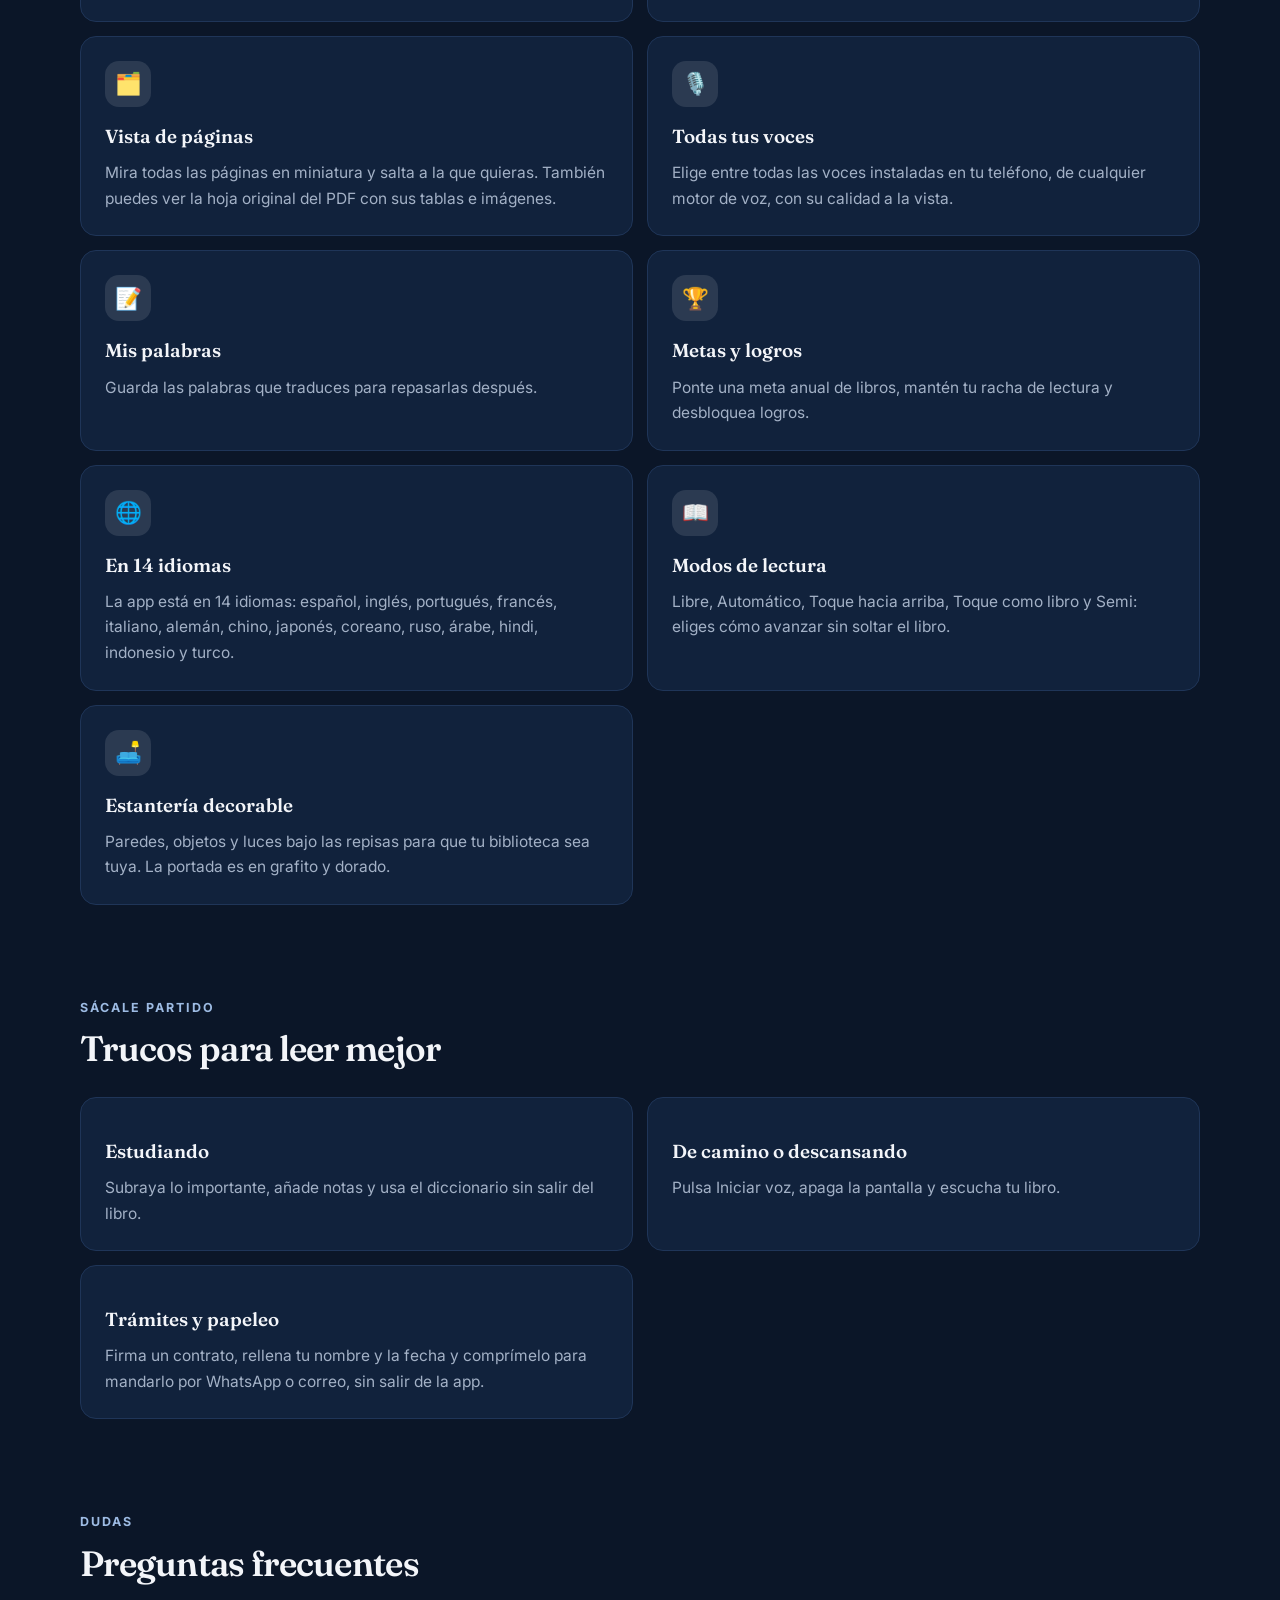
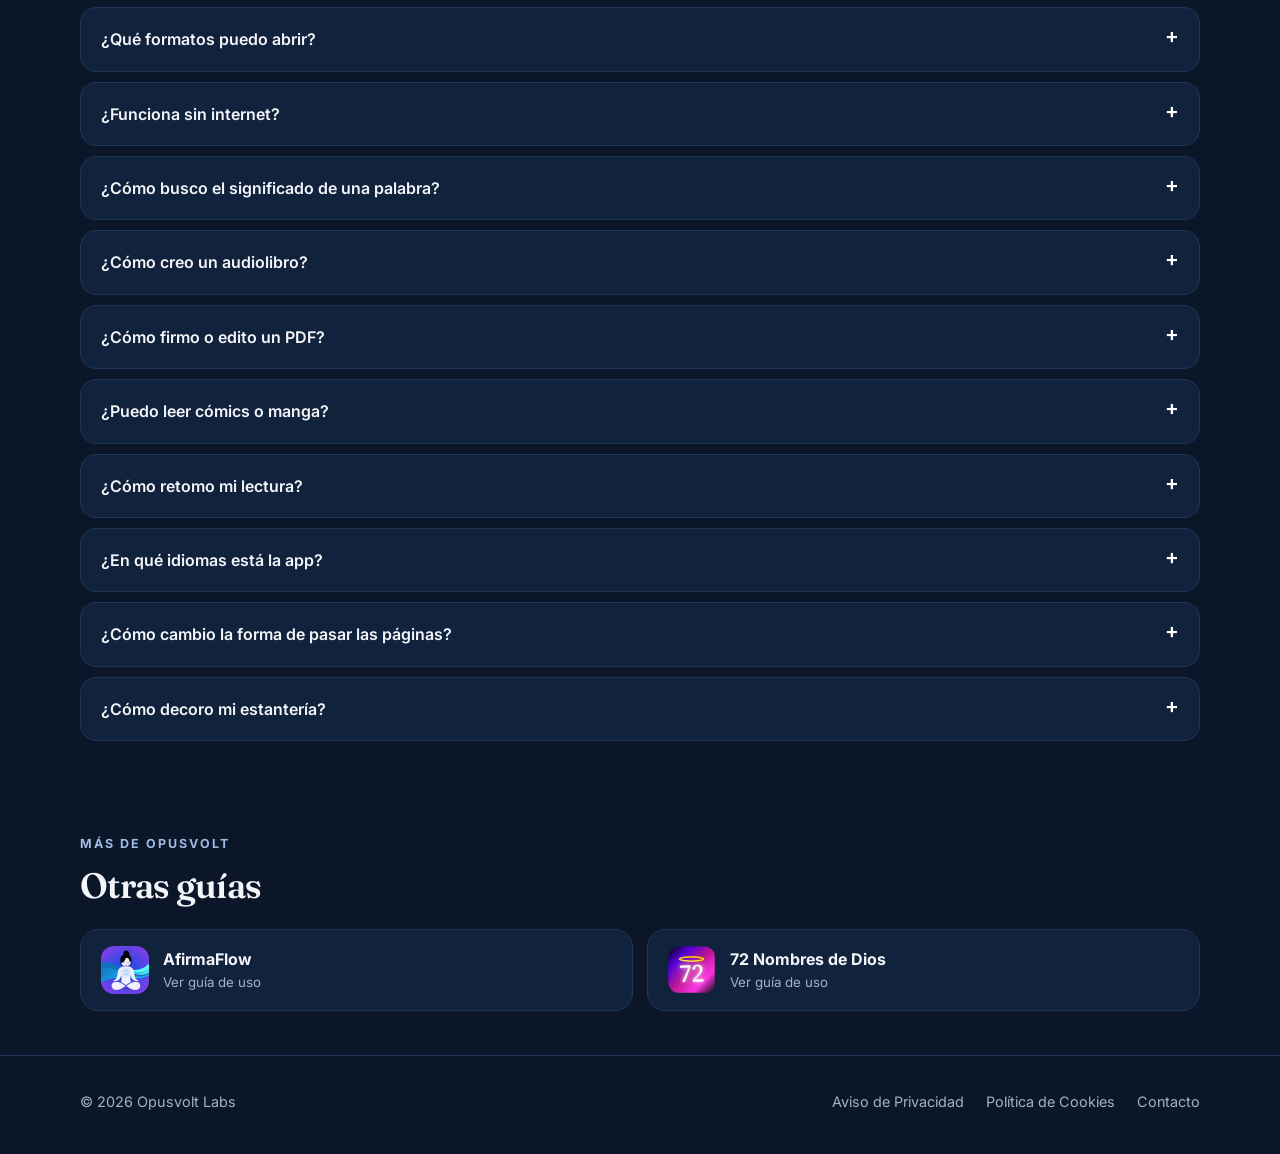
<file: guias/volt-reader/index.html>
<!DOCTYPE html>
<html lang="es">
<head>
  <meta charset="UTF-8" />
  <meta name="viewport" content="width=device-width, initial-scale=1.0" />
  <title>Guía de Volt Reader: cómo usar la app paso a paso | Opusvolt Labs</title>
  <meta name="description" content="Aprende a usar Volt Reader: abre libros y cómics, lee con voz y con modos de lectura, decora tu estantería, busca palabras sin conexión, subraya, crea audiolibros, firma, une o convierte tus PDF. En 14 idiomas." />
  <meta name="theme-color" content="#0b1628" />
  <link rel="canonical" href="https://www.opusvoltlabs.com/guias/volt-reader/" />
  <link rel="icon" type="image/png" href="/favicon.png" />
  <link rel="apple-touch-icon" href="/apple-touch-icon.png" />
  <meta property="og:type" content="article" />
  <meta property="og:site_name" content="Opusvolt Labs" />
  <meta property="og:title" content="Guía de Volt Reader: cómo usar la app paso a paso" />
  <meta property="og:description" content="Aprende a usar Volt Reader: abre libros y cómics, lee con voz y con modos de lectura, decora tu estantería, busca palabras sin conexión, subraya, crea audiolibros, firma, une o convierte tus PDF. En 14 idiomas." />
  <meta property="og:url" content="https://www.opusvoltlabs.com/guias/volt-reader/" />
  <meta property="og:image" content="https://www.opusvoltlabs.com/OPUS%203.png" />
  <meta name="twitter:card" content="summary_large_image" />
  <script type="application/ld+json">{"@context": "https://schema.org", "@type": "HowTo", "name": "Guía de Volt Reader: cómo usar la app paso a paso", "description": "Aprende a usar Volt Reader: abre libros y cómics, lee con voz y con modos de lectura, decora tu estantería, busca palabras sin conexión, subraya, crea audiolibros, firma, une o convierte tus PDF. En 14 idiomas.", "step": [{"@type": "HowToStep", "name": "Abre tu primer libro", "text": "Toca Abrir libro y elige un archivo (PDF, EPUB, MOBI, AZW3, DOCX, DOC, RTF, ODT, FB2, TXT o cómics CBZ/CBR). También puedes pegar texto copiado."}, {"@type": "HowToStep", "name": "Organiza tu estantería", "text": "Tus libros aparecen en la estantería, con su porcentaje de avance. Fíltralos por Todos, Leyendo o Leídos."}, {"@type": "HowToStep", "name": "Lee con voz o con scroll", "text": "Pulsa Iniciar voz para que la app lea el texto, o Scroll para el desplazamiento automático. Puedes subir o bajar su velocidad."}, {"@type": "HowToStep", "name": "Usa el menú rápido (⚡)", "text": "Busca una palabra, activa el modo selección, edita el texto, subraya en varios colores o anota tus ideas al margen."}, {"@type": "HowToStep", "name": "Personaliza la lectura", "text": "En Ajustes activa el modo oscuro, elige la voz y el idioma de lectura y configura la barra guía (color, estilo, posición y grosor)."}, {"@type": "HowToStep", "name": "Elige cómo pasar las páginas", "text": "Toca el botón Modo: Libre (deslizas tú), Automático (el texto sube solo), Toque hacia arriba, Toque como libro (derecha avanza, izquierda vuelve, con animación) o Semi (mantén el dedo apoyado y el texto avanza)."}, {"@type": "HowToStep", "name": "Decora tu estantería", "text": "En Decorar cambia la pared (hay madera, crema, ébano, rústico y la nueva Grafito), añade objetos y enciende las luces bajo las repisas: tiras cálidas, blancas o frías, o focos con su cono de luz."}]}</script>
  <script type="application/ld+json">{"@context": "https://schema.org", "@type": "FAQPage", "mainEntity": [{"@type": "Question", "name": "¿Qué formatos puedo abrir?", "acceptedAnswer": {"@type": "Answer", "text": "PDF, EPUB, MOBI, AZW3, DOCX, DOC, RTF, ODT, FB2, HTML y TXT, cómics y manga en CBZ/CBR, además de texto que copies y pegues."}}, {"@type": "Question", "name": "¿Funciona sin internet?", "acceptedAnswer": {"@type": "Answer", "text": "Sí. Leer, la voz, el diccionario, las herramientas PDF y el conversor funcionan sin conexión. La traducción de libros la hace el propio teléfono: solo necesitas internet una vez para descargar el paquete del idioma. Lo único que siempre requiere internet es la copia de seguridad en Google Drive."}}, {"@type": "Question", "name": "¿Cómo busco el significado de una palabra?", "acceptedAnswer": {"@type": "Answer", "text": "Deja el dedo apoyado sobre la palabra, o usa Buscar palabra en el menú rápido."}}, {"@type": "Question", "name": "¿Cómo creo un audiolibro?", "acceptedAnswer": {"@type": "Answer", "text": "Desde las opciones de Audiolibro. Esa función se desbloquea viendo un anuncio completo, y el archivo se guarda en tu teléfono (y opcionalmente en Drive)."}}, {"@type": "Question", "name": "¿Cómo firmo o edito un PDF?", "acceptedAnswer": {"@type": "Answer", "text": "Abre el PDF y entra en Herramientas PDF. Cada cambio se aplica al momento y puedes deshacerlo; cuando termines, toca Guardar o Compartir."}}, {"@type": "Question", "name": "¿Puedo leer cómics o manga?", "acceptedAnswer": {"@type": "Answer", "text": "Sí. Abre un archivo CBZ o CBR (o un PDF escaneado) y pasa las páginas deslizando hacia abajo."}}, {"@type": "Question", "name": "¿Cómo retomo mi lectura?", "acceptedAnswer": {"@type": "Answer", "text": "La app guarda tu posición. También puedes añadir marcadores para volver a un punto concreto."}}, {"@type": "Question", "name": "¿En qué idiomas está la app?", "acceptedAnswer": {"@type": "Answer", "text": "En 14: español, inglés, portugués, francés, italiano, alemán, chino, japonés, coreano, ruso, árabe, hindi, indonesio y turco. Se adapta al idioma de tu teléfono y puedes cambiarlo en Ajustes."}}, {"@type": "Question", "name": "¿Cómo cambio la forma de pasar las páginas?", "acceptedAnswer": {"@type": "Answer", "text": "Toca el botón Modo mientras lees y elige entre Libre, Automático, Toque hacia arriba, Toque como libro o Semi."}}, {"@type": "Question", "name": "¿Cómo decoro mi estantería?", "acceptedAnswer": {"@type": "Answer", "text": "Entra en Decorar para cambiar la pared, añadir objetos y encender las luces bajo las repisas (tiras cálidas, blancas o frías, o focos con cono de luz)."}}]}</script>
  <link rel="preconnect" href="https://fonts.googleapis.com" />
  <link rel="preconnect" href="https://fonts.gstatic.com" crossorigin />
  <link rel="stylesheet" href="https://fonts.googleapis.com/css2?family=Fraunces:ital,opsz,wght@0,9..144,500;0,9..144,600;1,9..144,500;1,9..144,600&family=Inter:wght@400;500;600;700;800&display=swap" />
  <script src="/theme.js?v=2"></script>
  <link rel="stylesheet" href="/site.css?v=4" />
</head>
<body class="blue">
  <nav class="nav" aria-label="Principal">
    <div class="container nav-inner">
      <a href="/" class="brand" aria-label="Opusvolt Labs, inicio">
        <img src="/favicon.png" alt="" width="34" height="34" />
        <span>OPUSVOLT <b>LABS</b></span>
      </a>
      <div class="nav-links">
        <a href="/#apps">Apps</a>
        <a href="/#contacto" class="nav-cta">Contacto</a>
      </div>
    </div>
  </nav>

  <main>
    <header class="g-hero">
      <div class="container">
        <div class="crumbs"><a href="/">Inicio</a> › <a href="/#apps">Apps</a> › Guía de Volt Reader</div>
        <div class="g-title">
          <img class="app-icon" src="/img/icon-voltreader.png?v=2" alt="Icono de Volt Reader" width="84" height="84" />
          <div>
            <span class="app-num">Lectura · Guía de uso</span>
            <h1>Volt Reader</h1>
          </div>
        </div>
        <p class="g-lead">Tu biblioteca personal en el móvil, con voz, diccionario, herramientas de estudio y herramientas PDF. Esta guía te enseña lo esencial y los trucos que ahorran tiempo.</p>
        <div class="g-actions"><a class="btn btn-play" href="https://play.google.com/store/apps/details?id=com.voltpdf.app" target="_blank" rel="noopener noreferrer">Descargar en Google Play</a></div>
        <nav class="toc" aria-label="En esta guía"><a href="#empezar">Empezar</a><a href="#funciones">Funciones</a><a href="#rutina">Trucos</a><a href="#faq">Preguntas frecuentes</a></nav>
      </div>
    </header>

    <div>
      <section class="g-sec" id="empezar">
        <div class="container">
          <span class="kicker">Paso a paso</span>
          <h2>Empieza en siete pasos</h2>
          <ol class="steps"><li><b>Abre tu primer libro</b><span>Toca Abrir libro y elige un archivo (PDF, EPUB, MOBI, AZW3, DOCX, DOC, RTF, ODT, FB2, TXT o cómics CBZ/CBR). También puedes pegar texto copiado.</span></li><li><b>Organiza tu estantería</b><span>Tus libros aparecen en la estantería, con su porcentaje de avance. Fíltralos por Todos, Leyendo o Leídos.</span></li><li><b>Lee con voz o con scroll</b><span>Pulsa Iniciar voz para que la app lea el texto, o Scroll para el desplazamiento automático. Puedes subir o bajar su velocidad.</span></li><li><b>Usa el menú rápido (⚡)</b><span>Busca una palabra, activa el modo selección, edita el texto, subraya en varios colores o anota tus ideas al margen.</span></li><li><b>Personaliza la lectura</b><span>En Ajustes activa el modo oscuro, elige la voz y el idioma de lectura y configura la barra guía (color, estilo, posición y grosor).</span></li><li><b>Elige cómo pasar las páginas</b><span>Toca el botón Modo: Libre (deslizas tú), Automático (el texto sube solo), Toque hacia arriba, Toque como libro (derecha avanza, izquierda vuelve, con animación) o Semi (mantén el dedo apoyado y el texto avanza).</span></li><li><b>Decora tu estantería</b><span>En Decorar cambia la pared (hay madera, crema, ébano, rústico y la nueva Grafito), añade objetos y enciende las luces bajo las repisas: tiras cálidas, blancas o frías, o focos con su cono de luz.</span></li></ol>
          <div class="tip"><b>Lectura sin distracciones.</b><p>Combina el modo oscuro, la barra guía y la voz: es la mejor configuración para estudiar o leer de noche sin cansarte.</p></div>
        </div>
      </section>

      <section class="g-sec" id="funciones">
        <div class="container">
          <span class="kicker">Funciones</span>
          <h2>Todo lo que puedes hacer</h2>
          <div class="g-cards"><article class="g-card"><div class="ico" aria-hidden="true">🔊</div><h3>Lectura en voz alta</h3><p>Escucha el libro mientras caminas o descansas la vista. Elige la voz y el idioma de lectura.</p></article><article class="g-card"><div class="ico" aria-hidden="true">📖</div><h3>Diccionario sin conexión</h3><p>Deja el dedo apoyado en una palabra y te dice qué significa. Puedes añadir diccionarios.</p></article><article class="g-card"><div class="ico" aria-hidden="true">🖍️</div><h3>Subrayados y notas</h3><p>Subraya en varios colores y anota tus ideas. Todo queda en Marcadores, notas y tu sitio de lectura.</p></article><article class="g-card"><div class="ico" aria-hidden="true">🌗</div><h3>Modo oscuro</h3><p>Lee de noche sin cansar la vista.</p></article><article class="g-card"><div class="ico" aria-hidden="true">🎯</div><h3>Barra guía</h3><p>Una barra que te ayuda a mantener el foco en la línea que lees, con color, estilo y grosor a tu gusto.</p></article><article class="g-card"><div class="ico" aria-hidden="true">🌍</div><h3>Traducción de libros</h3><p>Traduce un libro entero sin conexión: lo traduce tu propio teléfono. Solo descargas una vez el paquete del idioma.</p></article><article class="g-card"><div class="ico" aria-hidden="true">🎧</div><h3>Audiolibros</h3><p>Genera un audiolibro en un fichero a partir de tu libro.</p></article><article class="g-card"><div class="ico" aria-hidden="true">☁️</div><h3>Copia de seguridad</h3><p>Guarda tu progreso y tus datos con Google Drive.</p></article><article class="g-card"><div class="ico" aria-hidden="true">🧰</div><h3>Herramientas PDF</h3><p>Firma con el dedo, escribe tu nombre o la fecha, une, comprime, gira, ordena y saca páginas. Todo dentro del teléfono: tus documentos no salen de la app.</p></article><article class="g-card"><div class="ico" aria-hidden="true">📷</div><h3>PDF desde fotos</h3><p>Convierte fotos de un documento, tickets o apuntes en un PDF, o pasa cada página de un PDF a imagen JPG.</p></article><article class="g-card"><div class="ico" aria-hidden="true">🔁</div><h3>Conversor de formatos</h3><p>Pasa tus libros a EPUB, PDF, TXT, Markdown o HTML, sin cuenta, sin límites y sin conexión. Está en Ajustes → Herramientas → Convertir archivo.</p></article><article class="g-card"><div class="ico" aria-hidden="true">💬</div><h3>Cómics y manga</h3><p>Abre archivos CBZ y CBR y PDF escaneados, y pasa las páginas deslizando hacia abajo.</p></article><article class="g-card"><div class="ico" aria-hidden="true">🗂️</div><h3>Vista de páginas</h3><p>Mira todas las páginas en miniatura y salta a la que quieras. También puedes ver la hoja original del PDF con sus tablas e imágenes.</p></article><article class="g-card"><div class="ico" aria-hidden="true">🎙️</div><h3>Todas tus voces</h3><p>Elige entre todas las voces instaladas en tu teléfono, de cualquier motor de voz, con su calidad a la vista.</p></article><article class="g-card"><div class="ico" aria-hidden="true">📝</div><h3>Mis palabras</h3><p>Guarda las palabras que traduces para repasarlas después.</p></article><article class="g-card"><div class="ico" aria-hidden="true">🏆</div><h3>Metas y logros</h3><p>Ponte una meta anual de libros, mantén tu racha de lectura y desbloquea logros.</p></article><article class="g-card"><div class="ico" aria-hidden="true">🌐</div><h3>En 14 idiomas</h3><p>La app está en 14 idiomas: español, inglés, portugués, francés, italiano, alemán, chino, japonés, coreano, ruso, árabe, hindi, indonesio y turco.</p></article><article class="g-card"><div class="ico" aria-hidden="true">📖</div><h3>Modos de lectura</h3><p>Libre, Automático, Toque hacia arriba, Toque como libro y Semi: eliges cómo avanzar sin soltar el libro.</p></article><article class="g-card"><div class="ico" aria-hidden="true">🛋️</div><h3>Estantería decorable</h3><p>Paredes, objetos y luces bajo las repisas para que tu biblioteca sea tuya. La portada es en grafito y dorado.</p></article></div>
        </div>
      </section>

      <section class="g-sec" id="rutina">
        <div class="container">
          <span class="kicker">Sácale partido</span>
          <h2>Trucos para leer mejor</h2>
          <div class="g-cards"><article class="g-card"><h3>Estudiando</h3><p>Subraya lo importante, añade notas y usa el diccionario sin salir del libro.</p></article><article class="g-card"><h3>De camino o descansando</h3><p>Pulsa Iniciar voz, apaga la pantalla y escucha tu libro.</p></article><article class="g-card"><h3>Trámites y papeleo</h3><p>Firma un contrato, rellena tu nombre y la fecha y comprímelo para mandarlo por WhatsApp o correo, sin salir de la app.</p></article></div>
        </div>
      </section>

      <section class="g-sec" id="faq">
        <div class="container">
          <span class="kicker">Dudas</span>
          <h2>Preguntas frecuentes</h2>
          <div class="faq"><details><summary>¿Qué formatos puedo abrir?</summary><p>PDF, EPUB, MOBI, AZW3, DOCX, DOC, RTF, ODT, FB2, HTML y TXT, cómics y manga en CBZ/CBR, además de texto que copies y pegues.</p></details><details><summary>¿Funciona sin internet?</summary><p>Sí. Leer, la voz, el diccionario, las herramientas PDF y el conversor funcionan sin conexión. La traducción de libros la hace el propio teléfono: solo necesitas internet una vez para descargar el paquete del idioma. Lo único que siempre requiere internet es la copia de seguridad en Google Drive.</p></details><details><summary>¿Cómo busco el significado de una palabra?</summary><p>Deja el dedo apoyado sobre la palabra, o usa Buscar palabra en el menú rápido.</p></details><details><summary>¿Cómo creo un audiolibro?</summary><p>Desde las opciones de Audiolibro. Esa función se desbloquea viendo un anuncio completo, y el archivo se guarda en tu teléfono (y opcionalmente en Drive).</p></details><details><summary>¿Cómo firmo o edito un PDF?</summary><p>Abre el PDF y entra en Herramientas PDF. Cada cambio se aplica al momento y puedes deshacerlo; cuando termines, toca Guardar o Compartir.</p></details><details><summary>¿Puedo leer cómics o manga?</summary><p>Sí. Abre un archivo CBZ o CBR (o un PDF escaneado) y pasa las páginas deslizando hacia abajo.</p></details><details><summary>¿Cómo retomo mi lectura?</summary><p>La app guarda tu posición. También puedes añadir marcadores para volver a un punto concreto.</p></details><details><summary>¿En qué idiomas está la app?</summary><p>En 14: español, inglés, portugués, francés, italiano, alemán, chino, japonés, coreano, ruso, árabe, hindi, indonesio y turco. Se adapta al idioma de tu teléfono y puedes cambiarlo en Ajustes.</p></details><details><summary>¿Cómo cambio la forma de pasar las páginas?</summary><p>Toca el botón Modo mientras lees y elige entre Libre, Automático, Toque hacia arriba, Toque como libro o Semi.</p></details><details><summary>¿Cómo decoro mi estantería?</summary><p>Entra en Decorar para cambiar la pared, añadir objetos y encender las luces bajo las repisas (tiras cálidas, blancas o frías, o focos con cono de luz).</p></details></div>
        </div>
      </section>
    </div>

    <section class="g-sec">
      <div class="container">
        <span class="kicker">Más de Opusvolt</span>
        <h2>Otras guías</h2>
        <div class="other"><a href="/guias/afirmaflow/"><img src="/img/icon-afirmaflow.png" alt="" width="48" height="48" /><div><strong>AfirmaFlow</strong><small>Ver guía de uso</small></div></a><a href="/guias/72-nombres-de-dios/"><img src="/img/icon-72.png?v=2" alt="" width="48" height="48" /><div><strong>72 Nombres de Dios</strong><small>Ver guía de uso</small></div></a></div>
      </div>
    </section>
  </main>

  <footer>
    <div class="container foot">
      <div>© 2026 Opusvolt Labs</div>
      <div class="legal-links">
        <a href="/aviso-privacidad.html">Aviso de Privacidad</a>
        <a href="/politica-cookies.html">Política de Cookies</a>
        <a href="mailto:opusvolt@gmail.com">Contacto</a>
      </div>
    </div>
  </footer>
</body>
</html>
</file>
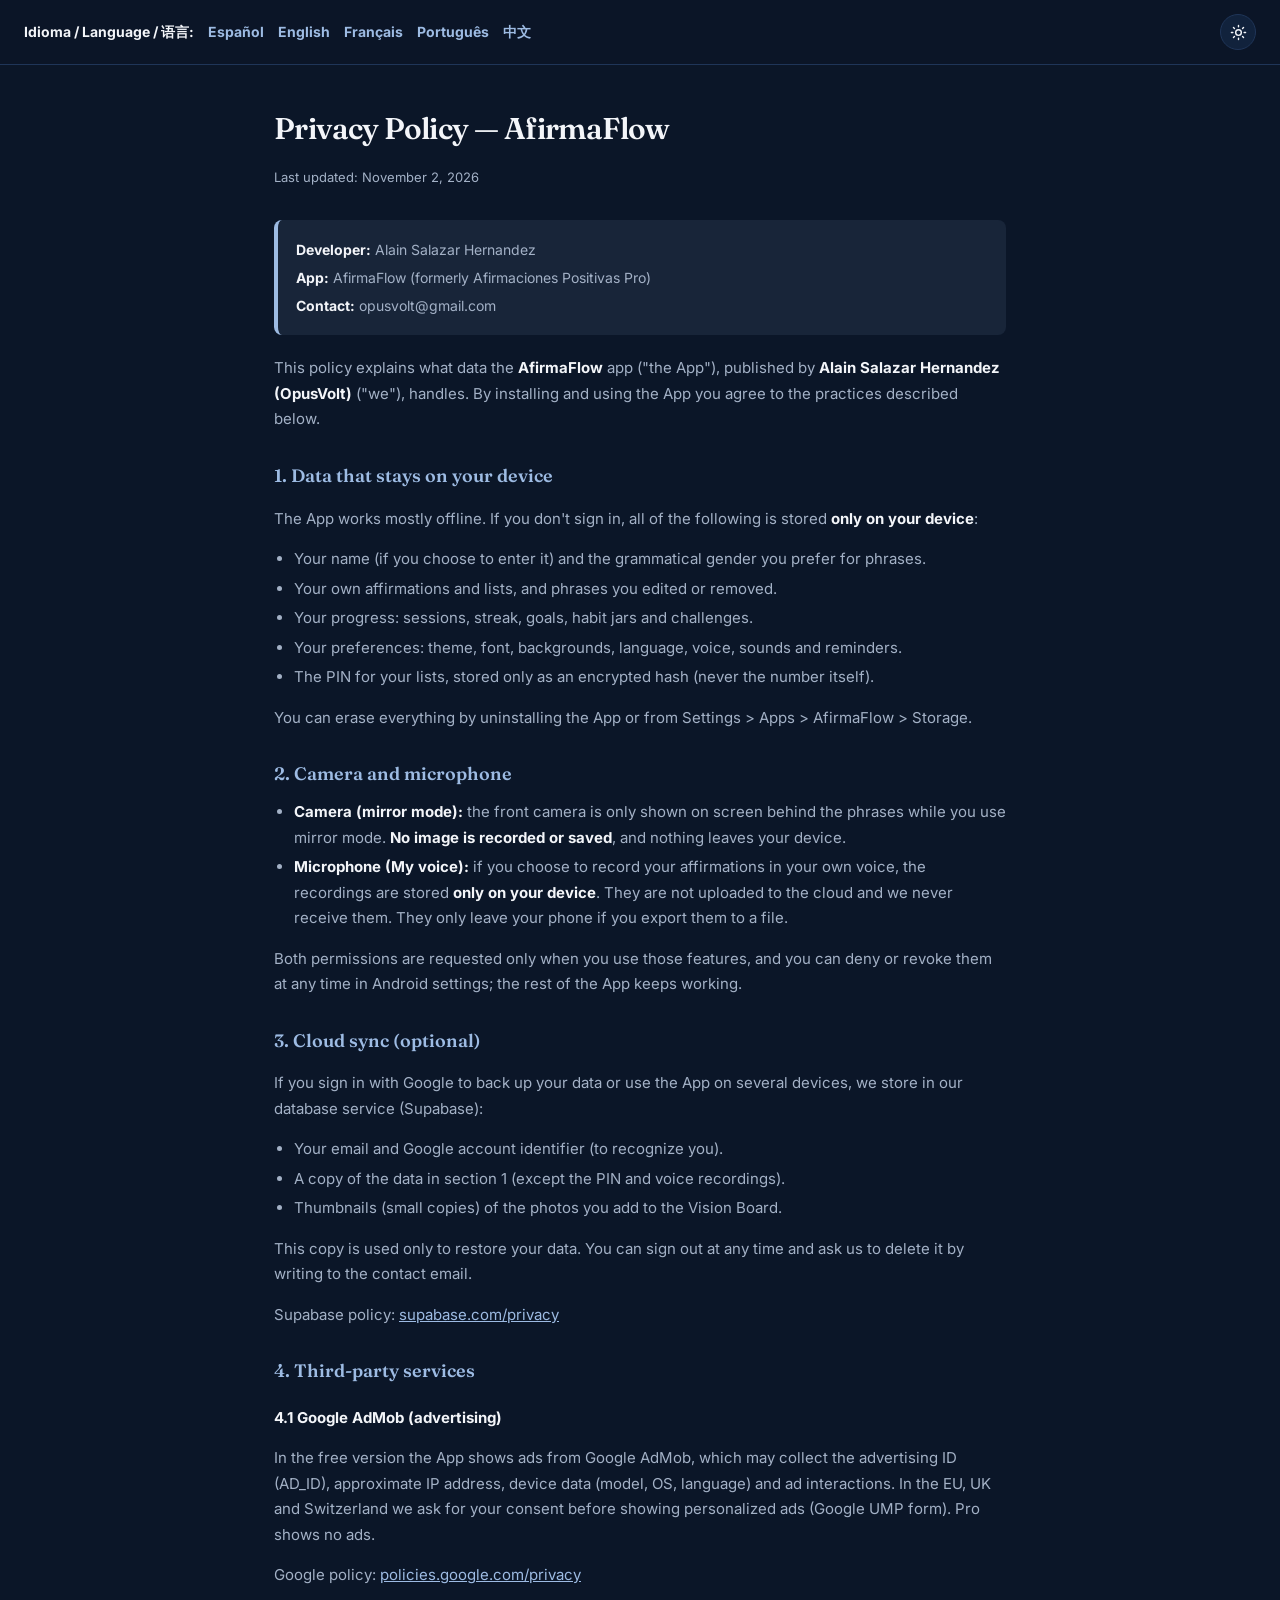
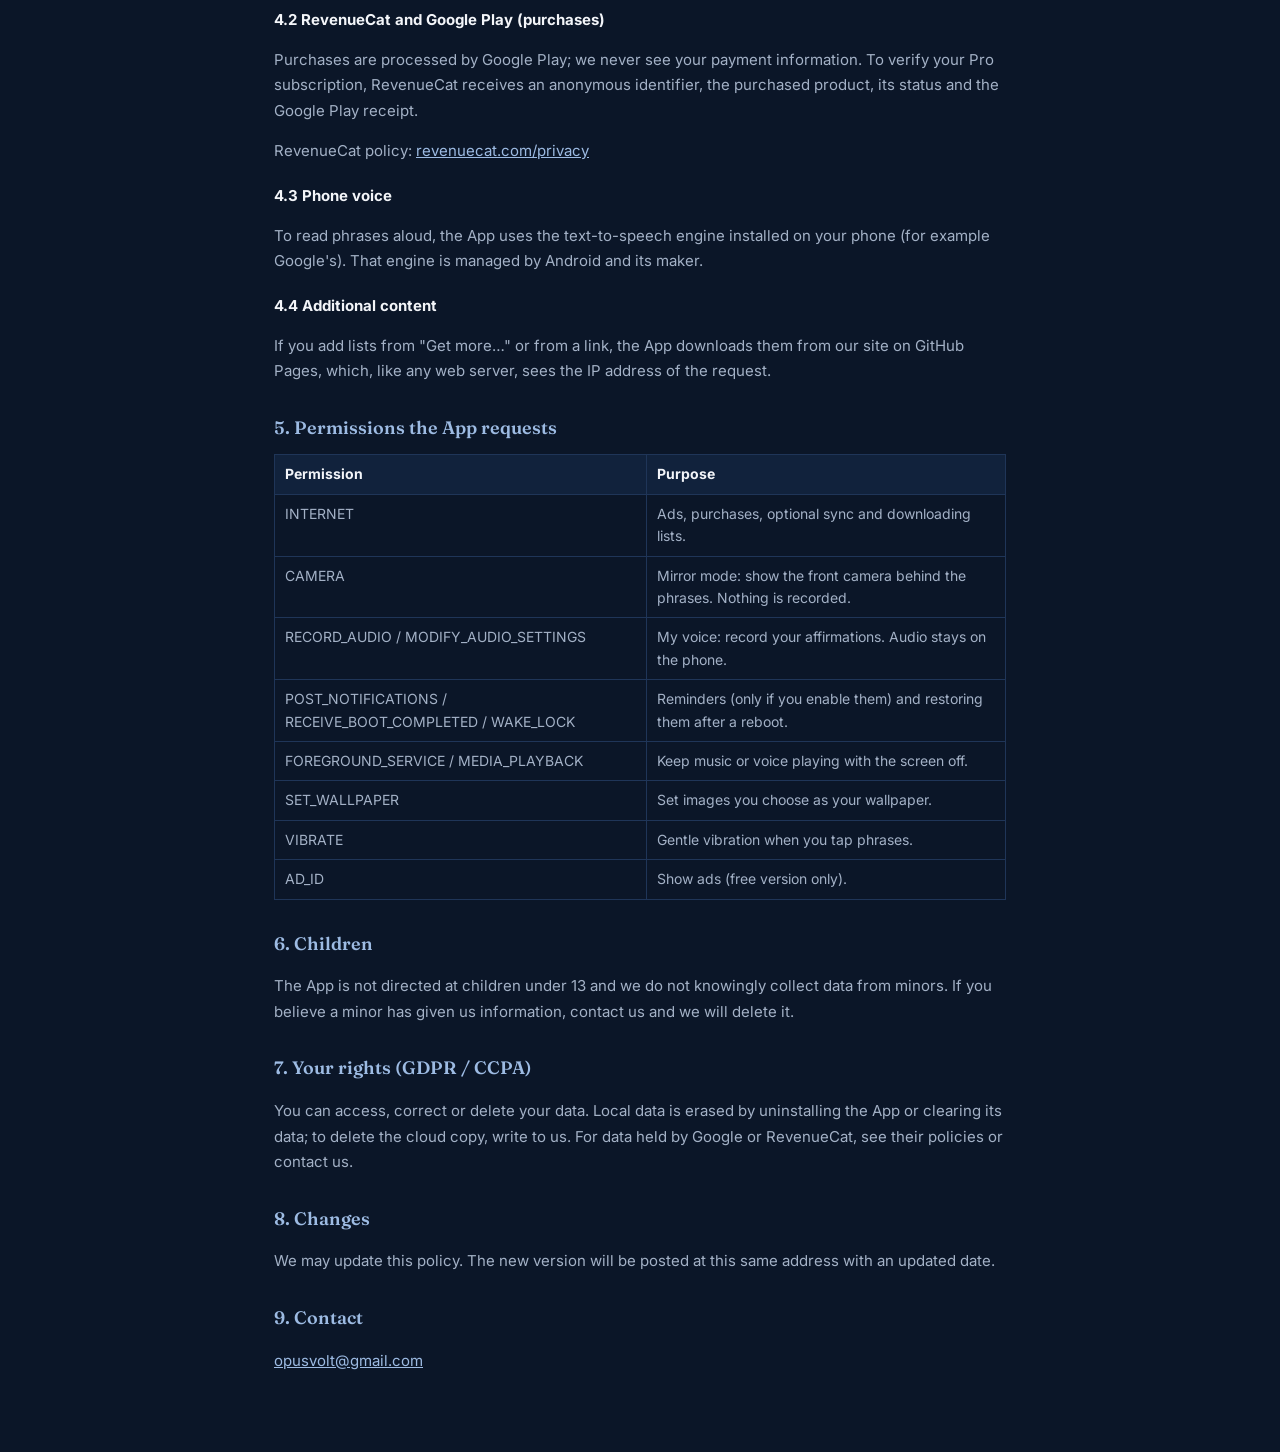
<file: aviso-privacidad.html>
<!DOCTYPE html>
<html lang="es">
<head>
  <meta charset="UTF-8" />
  <meta name="viewport" content="width=device-width, initial-scale=1.0" />
  <meta name="theme-color" content="#0b1628" />
  <link rel="icon" type="image/png" href="/favicon.png" />
  <title>Política de Privacidad – AfirmaFlow</title>
  <link rel="stylesheet" href="https://fonts.googleapis.com/css2?family=Fraunces:opsz,wght@9..144,600&family=Inter:wght@400;600;700&display=swap" />
  <script src="/theme.js?v=2"></script>
  <style>
    :root { --bg:#ffffff; --surface:#f9fafb; --line:#e5e7eb; --text:#111827; --muted:#4b5563; --purple:#0f2a4f; --green:#0f2a4f; --nav:rgba(255,255,255,.95); color-scheme:light; }
    :root[data-theme="dark"] { --bg:#0b1628; --surface:#11223c; --line:#1f3558; --text:#f3f5f9; --muted:#a3b1c6; --purple:#9dbbe3; --green:#9dbbe3; --nav:rgba(11,22,40,.95); color-scheme:dark; }
    h1, h2 { font-family: "Fraunces", Georgia, serif; font-weight: 600; }
    .theme-toggle { display:grid; place-items:center; width:36px; height:36px; padding:0; border-radius:50%; border:1px solid var(--line); background:var(--surface); color:var(--text); cursor:pointer; margin-left:auto; }
    .theme-toggle svg { width:17px; height:17px; }
    .theme-toggle .i-sun { display:none; }
    :root[data-theme="dark"] .theme-toggle .i-sun { display:block; }
    :root[data-theme="dark"] .theme-toggle .i-moon { display:none; }
    * { box-sizing: border-box; }
    body { margin: 0; font-family: "Inter", "Segoe UI", system-ui, -apple-system, sans-serif; background: var(--bg); color: var(--text); line-height: 1.6; -webkit-font-smoothing: antialiased; }
    a { color: var(--purple); }
    a:hover { color: var(--green); }
    .lang-nav { display: flex; gap: 14px; align-items: center; padding: 14px 24px; background: var(--nav); border-bottom: 1px solid var(--line); flex-wrap: wrap; color: var(--muted); font-size: 14px; }
    .lang-nav a { text-decoration: none; font-weight: 700; font-size: 14px; }
    .lang-nav a:hover { text-decoration: underline; }
    .section { max-width: 780px; margin: 0 auto; padding: 40px 24px 64px; display: none; }
    .section.active { display: block; }
    h1 { font-size: 30px; color: var(--text); margin: 0 0 8px; letter-spacing: -.02em; }
    .meta { font-size: 13px; color: var(--muted); margin-bottom: 32px; }
    h2 { font-size: 18px; color: var(--green); margin: 30px 0 10px; }
    p, li { font-size: 15px; line-height: 1.7; color: var(--muted); }
    strong { color: var(--text); }
    ul { padding-left: 20px; margin: 6px 0 0; }
    li { margin-bottom: 4px; }
    .developer-box { background: color-mix(in srgb, var(--purple) 9%, transparent); border-left: 4px solid var(--purple); padding: 14px 18px; border-radius: 8px; margin: 20px 0; }
    .developer-box p { font-size: 14px; margin: 4px 0; }
      table { border-collapse: collapse; width: 100%; margin: 12px 0; font-size: 14px; }
    th, td { border: 1px solid var(--line); padding: 8px 10px; text-align: left; vertical-align: top; color: var(--muted); }
    th { background: var(--surface); color: var(--text); }
    h3 { font-size: 15px; color: var(--text); margin: 20px 0 6px; }
  </style>
</head>
<body>

<div class="lang-nav" data-theme-host>
  <strong>Idioma / Language / 语言:</strong>
  <a href="#es" onclick="show('es')">Español</a>
  <a href="#en" onclick="show('en')">English</a>
  <a href="#fr" onclick="show('fr')">Français</a>
  <a href="#pt" onclick="show('pt')">Português</a>
  <a href="#zh" onclick="show('zh')">中文</a>
</div>

<div class="section active" id="es">
<h1>Política de privacidad — AfirmaFlow</h1>
<p class="meta">Última actualización: 2 de noviembre de 2026</p>

<div class="developer-box">
  <p><strong>Desarrollador:</strong> Alain Salazar Hernandez</p>
  <p><strong>Aplicación:</strong> AfirmaFlow (antes Afirmaciones Positivas Pro)</p>
  <p><strong>Contacto:</strong> opusvolt@gmail.com</p>
</div>

<p>Esta política explica qué datos maneja la aplicación <strong>AfirmaFlow</strong> ("la App"), publicada por <strong>Alain Salazar Hernandez (OpusVolt)</strong> ("nosotros"). Al instalar y usar la App, aceptas las prácticas descritas a continuación.</p>

<h2>1. Datos que se quedan en tu dispositivo</h2>
<p>La App funciona principalmente sin conexión. Si no inicias sesión, todo lo siguiente se guarda <strong>solo en tu dispositivo</strong>:</p>
<ul>
  <li>Tu nombre (si decides escribirlo) y el género con el que prefieres las frases.</li>
  <li>Tus afirmaciones y listas propias, y las frases que editaste o quitaste.</li>
  <li>Tu progreso: sesiones, racha, metas, frascos de hábitos y desafíos.</li>
  <li>Tus preferencias: tema, letra, fondos, idioma, voz, sonidos y recordatorios.</li>
  <li>El PIN de tus listas, guardado solo como huella cifrada (nunca el número).</li>
</ul>
<p>Puedes borrar todo desinstalando la App o desde Ajustes &gt; Aplicaciones &gt; AfirmaFlow &gt; Almacenamiento.</p>

<h2>2. Cámara y micrófono</h2>
<ul>
  <li><strong>Cámara (modo espejo):</strong> la cámara frontal solo se muestra en pantalla detrás de las frases mientras usas el modo espejo. <strong>No se graba ni se guarda ninguna imagen</strong>, y nada se envía fuera del dispositivo.</li>
  <li><strong>Micrófono (Mi voz):</strong> si decides grabar tus afirmaciones con tu voz, las grabaciones se guardan <strong>solo en tu dispositivo</strong>. No se suben a la nube ni las recibimos nosotros. Solo salen del teléfono si tú las exportas a un archivo.</li>
</ul>
<p>Ambos permisos se piden únicamente cuando usas esas funciones, y puedes negarlos o quitarlos cuando quieras desde los ajustes de Android; el resto de la App sigue funcionando.</p>

<h2>3. Sincronización en la nube (opcional)</h2>
<p>Si inicias sesión con Google para guardar una copia de seguridad o usar la App en varios dispositivos, guardamos en nuestro servicio de base de datos (Supabase):</p>
<ul>
  <li>Tu correo y el identificador de tu cuenta de Google (para reconocerte).</li>
  <li>Una copia de los datos de la sección 1 (salvo el PIN y las grabaciones de voz).</li>
  <li>Miniaturas (copias pequeñas) de las fotos que añadas al Vision Board.</li>
</ul>
<p>Esta copia solo se usa para restaurar tus datos. Puedes cerrar sesión cuando quieras, y pedirnos que la borremos escribiendo al correo de contacto.</p>
<p>Política de Supabase:&nbsp;<a href="https://supabase.com/privacy" target="_blank" rel="noopener">supabase.com/privacy</a></p>

<h2>4. Servicios de terceros</h2>
<h3>4.1 Google AdMob (publicidad)</h3>
<p>En la versión gratuita la App muestra anuncios de Google AdMob, que puede recopilar el identificador de publicidad (AD_ID), la dirección IP aproximada, datos del dispositivo (modelo, sistema, idioma) y la interacción con los anuncios. En la Unión Europea, Reino Unido y Suiza pedimos tu consentimiento antes de mostrar anuncios personalizados (formulario UMP de Google). Con Pro no se muestran anuncios.</p>
<p>Política de Google:&nbsp;<a href="https://policies.google.com/privacy" target="_blank" rel="noopener">policies.google.com/privacy</a></p>
<h3>4.2 RevenueCat y Google Play (compras)</h3>
<p>Las compras las procesa Google Play; nosotros no vemos tu información de pago. Para verificar tu suscripción Pro, RevenueCat recibe un identificador anónimo, el producto comprado, su estado y el recibo de Google Play.</p>
<p>Política de RevenueCat:&nbsp;<a href="https://www.revenuecat.com/privacy" target="_blank" rel="noopener">revenuecat.com/privacy</a></p>
<h3>4.3 Voz del teléfono</h3>
<p>Para leer las frases en voz alta, la App usa el motor de voz instalado en tu teléfono (por ejemplo, el de Google). Ese motor lo gestiona Android y su fabricante.</p>
<h3>4.4 Contenido adicional</h3>
<p>Si agregas listas desde «Tener más…» o desde un enlace, la App las descarga de nuestro sitio en GitHub Pages, que, como cualquier servidor web, ve la dirección IP de la solicitud.</p>

<h2>5. Permisos que solicita la App</h2>
<table>
  <thead><tr><th>Permiso</th><th>Para qué</th></tr></thead>
  <tbody>
    <tr><td>INTERNET</td><td>Anuncios, compras, sincronización opcional y descarga de listas.</td></tr>
    <tr><td>CAMERA</td><td>Modo espejo: ver la cámara frontal detrás de las frases. No se graba.</td></tr>
    <tr><td>RECORD_AUDIO / MODIFY_AUDIO_SETTINGS</td><td>Mi voz: grabar tus afirmaciones. El audio queda en el teléfono.</td></tr>
    <tr><td>POST_NOTIFICATIONS / RECEIVE_BOOT_COMPLETED / WAKE_LOCK</td><td>Recordatorios (solo si los activas) y restaurarlos tras reiniciar.</td></tr>
    <tr><td>FOREGROUND_SERVICE / MEDIA_PLAYBACK</td><td>Seguir con la música o la voz con la pantalla apagada.</td></tr>
    <tr><td>SET_WALLPAPER</td><td>Poner como fondo de pantalla las imágenes que elijas.</td></tr>
    <tr><td>VIBRATE</td><td>Vibración suave al tocar las frases.</td></tr>
    <tr><td>AD_ID</td><td>Mostrar anuncios (solo versión gratuita).</td></tr>
  </tbody>
</table>

<h2>6. Niños</h2>
<p>La App no está dirigida a menores de 13 años y no recopilamos a sabiendas datos de menores. Si crees que un menor nos ha dado información, escríbenos y la eliminaremos.</p>

<h2>7. Tus derechos (RGPD / CCPA)</h2>
<p>Puedes acceder, corregir o borrar tus datos. Los datos locales se borran desinstalando la App o borrando sus datos; para borrar la copia en la nube, escríbenos. Para datos en Google o RevenueCat, consulta sus políticas o contáctanos.</p>

<h2>8. Cambios</h2>
<p>Podemos actualizar esta política. Publicaremos la nueva versión en esta misma dirección con la fecha de actualización.</p>

<h2>9. Contacto</h2>
<p><a href="mailto:opusvolt@gmail.com">opusvolt@gmail.com</a></p>
</div>

<div class="section" id="en">
<h1>Privacy Policy — AfirmaFlow</h1>
<p class="meta">Last updated: November 2, 2026</p>

<div class="developer-box">
  <p><strong>Developer:</strong> Alain Salazar Hernandez</p>
  <p><strong>App:</strong> AfirmaFlow (formerly Afirmaciones Positivas Pro)</p>
  <p><strong>Contact:</strong> opusvolt@gmail.com</p>
</div>

<p>This policy explains what data the <strong>AfirmaFlow</strong> app ("the App"), published by <strong>Alain Salazar Hernandez (OpusVolt)</strong> ("we"), handles. By installing and using the App you agree to the practices described below.</p>

<h2>1. Data that stays on your device</h2>
<p>The App works mostly offline. If you don't sign in, all of the following is stored <strong>only on your device</strong>:</p>
<ul>
  <li>Your name (if you choose to enter it) and the grammatical gender you prefer for phrases.</li>
  <li>Your own affirmations and lists, and phrases you edited or removed.</li>
  <li>Your progress: sessions, streak, goals, habit jars and challenges.</li>
  <li>Your preferences: theme, font, backgrounds, language, voice, sounds and reminders.</li>
  <li>The PIN for your lists, stored only as an encrypted hash (never the number itself).</li>
</ul>
<p>You can erase everything by uninstalling the App or from Settings &gt; Apps &gt; AfirmaFlow &gt; Storage.</p>

<h2>2. Camera and microphone</h2>
<ul>
  <li><strong>Camera (mirror mode):</strong> the front camera is only shown on screen behind the phrases while you use mirror mode. <strong>No image is recorded or saved</strong>, and nothing leaves your device.</li>
  <li><strong>Microphone (My voice):</strong> if you choose to record your affirmations in your own voice, the recordings are stored <strong>only on your device</strong>. They are not uploaded to the cloud and we never receive them. They only leave your phone if you export them to a file.</li>
</ul>
<p>Both permissions are requested only when you use those features, and you can deny or revoke them at any time in Android settings; the rest of the App keeps working.</p>

<h2>3. Cloud sync (optional)</h2>
<p>If you sign in with Google to back up your data or use the App on several devices, we store in our database service (Supabase):</p>
<ul>
  <li>Your email and Google account identifier (to recognize you).</li>
  <li>A copy of the data in section 1 (except the PIN and voice recordings).</li>
  <li>Thumbnails (small copies) of the photos you add to the Vision Board.</li>
</ul>
<p>This copy is used only to restore your data. You can sign out at any time and ask us to delete it by writing to the contact email.</p>
<p>Supabase policy:&nbsp;<a href="https://supabase.com/privacy" target="_blank" rel="noopener">supabase.com/privacy</a></p>

<h2>4. Third-party services</h2>
<h3>4.1 Google AdMob (advertising)</h3>
<p>In the free version the App shows ads from Google AdMob, which may collect the advertising ID (AD_ID), approximate IP address, device data (model, OS, language) and ad interactions. In the EU, UK and Switzerland we ask for your consent before showing personalized ads (Google UMP form). Pro shows no ads.</p>
<p>Google policy:&nbsp;<a href="https://policies.google.com/privacy" target="_blank" rel="noopener">policies.google.com/privacy</a></p>
<h3>4.2 RevenueCat and Google Play (purchases)</h3>
<p>Purchases are processed by Google Play; we never see your payment information. To verify your Pro subscription, RevenueCat receives an anonymous identifier, the purchased product, its status and the Google Play receipt.</p>
<p>RevenueCat policy:&nbsp;<a href="https://www.revenuecat.com/privacy" target="_blank" rel="noopener">revenuecat.com/privacy</a></p>
<h3>4.3 Phone voice</h3>
<p>To read phrases aloud, the App uses the text-to-speech engine installed on your phone (for example Google's). That engine is managed by Android and its maker.</p>
<h3>4.4 Additional content</h3>
<p>If you add lists from "Get more…" or from a link, the App downloads them from our site on GitHub Pages, which, like any web server, sees the IP address of the request.</p>

<h2>5. Permissions the App requests</h2>
<table>
  <thead><tr><th>Permission</th><th>Purpose</th></tr></thead>
  <tbody>
    <tr><td>INTERNET</td><td>Ads, purchases, optional sync and downloading lists.</td></tr>
    <tr><td>CAMERA</td><td>Mirror mode: show the front camera behind the phrases. Nothing is recorded.</td></tr>
    <tr><td>RECORD_AUDIO / MODIFY_AUDIO_SETTINGS</td><td>My voice: record your affirmations. Audio stays on the phone.</td></tr>
    <tr><td>POST_NOTIFICATIONS / RECEIVE_BOOT_COMPLETED / WAKE_LOCK</td><td>Reminders (only if you enable them) and restoring them after a reboot.</td></tr>
    <tr><td>FOREGROUND_SERVICE / MEDIA_PLAYBACK</td><td>Keep music or voice playing with the screen off.</td></tr>
    <tr><td>SET_WALLPAPER</td><td>Set images you choose as your wallpaper.</td></tr>
    <tr><td>VIBRATE</td><td>Gentle vibration when you tap phrases.</td></tr>
    <tr><td>AD_ID</td><td>Show ads (free version only).</td></tr>
  </tbody>
</table>

<h2>6. Children</h2>
<p>The App is not directed at children under 13 and we do not knowingly collect data from minors. If you believe a minor has given us information, contact us and we will delete it.</p>

<h2>7. Your rights (GDPR / CCPA)</h2>
<p>You can access, correct or delete your data. Local data is erased by uninstalling the App or clearing its data; to delete the cloud copy, write to us. For data held by Google or RevenueCat, see their policies or contact us.</p>

<h2>8. Changes</h2>
<p>We may update this policy. The new version will be posted at this same address with an updated date.</p>

<h2>9. Contact</h2>
<p><a href="mailto:opusvolt@gmail.com">opusvolt@gmail.com</a></p>
</div>

<div class="section" id="fr">
<h1>Politique de confidentialité — AfirmaFlow</h1>
<p class="meta">Dernière mise à jour : 2 novembre 2026</p>

<div class="developer-box">
  <p><strong>Développeur:</strong> Alain Salazar Hernandez</p>
  <p><strong>Application:</strong> AfirmaFlow (anciennement Afirmaciones Positivas Pro)</p>
  <p><strong>Contact:</strong> opusvolt@gmail.com</p>
</div>

<p>Cette politique explique quelles données traite l'application <strong>AfirmaFlow</strong> (« l'App »), publiée par <strong>Alain Salazar Hernandez (OpusVolt)</strong> (« nous »). En installant et en utilisant l'App, vous acceptez les pratiques décrites ci-dessous.</p>

<h2>1. Données qui restent sur votre appareil</h2>
<p>L'App fonctionne surtout hors ligne. Si vous ne vous connectez pas, tout ce qui suit est stocké <strong>uniquement sur votre appareil</strong> :</p>
<ul>
  <li>Votre prénom (si vous le saisissez) et le genre grammatical choisi pour les phrases.</li>
  <li>Vos affirmations et listes personnelles, et les phrases modifiées ou retirées.</li>
  <li>Votre progression : sessions, série, objectifs, bocaux d'habitudes et défis.</li>
  <li>Vos préférences : thème, police, fonds, langue, voix, sons et rappels.</li>
  <li>Le code PIN de vos listes, stocké uniquement sous forme d'empreinte chiffrée (jamais le code lui-même).</li>
</ul>
<p>Vous pouvez tout effacer en désinstallant l'App ou via Paramètres &gt; Applications &gt; AfirmaFlow &gt; Stockage.</p>

<h2>2. Caméra et micro</h2>
<ul>
  <li><strong>Caméra (mode miroir) :</strong> la caméra frontale s'affiche seulement à l'écran derrière les phrases pendant le mode miroir. <strong>Aucune image n'est enregistrée ni sauvegardée</strong>, et rien ne quitte votre appareil.</li>
  <li><strong>Micro (Ma voix) :</strong> si vous enregistrez vos affirmations avec votre voix, les enregistrements restent <strong>uniquement sur votre appareil</strong>. Ils ne sont pas envoyés dans le cloud et nous ne les recevons jamais. Ils ne quittent votre téléphone que si vous les exportez dans un fichier.</li>
</ul>
<p>Ces deux autorisations ne sont demandées que lorsque vous utilisez ces fonctions, et vous pouvez les refuser ou les retirer à tout moment dans les paramètres Android ; le reste de l'App continue de fonctionner.</p>

<h2>3. Synchronisation dans le cloud (facultative)</h2>
<p>Si vous vous connectez avec Google pour sauvegarder vos données ou utiliser l'App sur plusieurs appareils, nous stockons dans notre service de base de données (Supabase) :</p>
<ul>
  <li>Votre e-mail et l'identifiant de votre compte Google (pour vous reconnaître).</li>
  <li>Une copie des données de la section 1 (sauf le PIN et les enregistrements vocaux).</li>
  <li>Des miniatures (petites copies) des photos que vous ajoutez au Vision Board.</li>
</ul>
<p>Cette copie sert uniquement à restaurer vos données. Vous pouvez vous déconnecter à tout moment et nous demander de la supprimer en écrivant à l'adresse de contact.</p>
<p>Politique de Supabase :&nbsp;<a href="https://supabase.com/privacy" target="_blank" rel="noopener">supabase.com/privacy</a></p>

<h2>4. Services tiers</h2>
<h3>4.1 Google AdMob (publicité)</h3>
<p>Dans la version gratuite, l'App affiche des publicités Google AdMob, qui peut collecter l'identifiant publicitaire (AD_ID), l'adresse IP approximative, des données d'appareil (modèle, système, langue) et les interactions avec les annonces. Dans l'UE, au Royaume-Uni et en Suisse, nous demandons votre consentement avant d'afficher des publicités personnalisées (formulaire UMP de Google). La version Pro n'affiche aucune publicité.</p>
<p>Politique de Google :&nbsp;<a href="https://policies.google.com/privacy" target="_blank" rel="noopener">policies.google.com/privacy</a></p>
<h3>4.2 RevenueCat et Google Play (achats)</h3>
<p>Les achats sont traités par Google Play ; nous ne voyons jamais vos données de paiement. Pour vérifier votre abonnement Pro, RevenueCat reçoit un identifiant anonyme, le produit acheté, son statut et le reçu Google Play.</p>
<p>Politique de RevenueCat :&nbsp;<a href="https://www.revenuecat.com/privacy" target="_blank" rel="noopener">revenuecat.com/privacy</a></p>
<h3>4.3 Voix du téléphone</h3>
<p>Pour lire les phrases à voix haute, l'App utilise le moteur de synthèse vocale installé sur votre téléphone (par exemple celui de Google). Ce moteur est géré par Android et son fabricant.</p>
<h3>4.4 Contenu supplémentaire</h3>
<p>Si vous ajoutez des listes depuis « En avoir plus… » ou depuis un lien, l'App les télécharge depuis notre site sur GitHub Pages, qui, comme tout serveur web, voit l'adresse IP de la requête.</p>

<h2>5. Autorisations demandées</h2>
<table>
  <thead><tr><th>Autorisation</th><th>Utilité</th></tr></thead>
  <tbody>
    <tr><td>INTERNET</td><td>Publicités, achats, synchronisation facultative et téléchargement de listes.</td></tr>
    <tr><td>CAMERA</td><td>Mode miroir : afficher la caméra frontale derrière les phrases. Rien n'est enregistré.</td></tr>
    <tr><td>RECORD_AUDIO / MODIFY_AUDIO_SETTINGS</td><td>Ma voix : enregistrer vos affirmations. L'audio reste sur le téléphone.</td></tr>
    <tr><td>POST_NOTIFICATIONS / RECEIVE_BOOT_COMPLETED / WAKE_LOCK</td><td>Rappels (seulement si vous les activez) et leur rétablissement après un redémarrage.</td></tr>
    <tr><td>FOREGROUND_SERVICE / MEDIA_PLAYBACK</td><td>Continuer la musique ou la voix écran éteint.</td></tr>
    <tr><td>SET_WALLPAPER</td><td>Définir les images choisies comme fond d'écran.</td></tr>
    <tr><td>VIBRATE</td><td>Légère vibration au toucher des phrases.</td></tr>
    <tr><td>AD_ID</td><td>Afficher des publicités (version gratuite uniquement).</td></tr>
  </tbody>
</table>

<h2>6. Enfants</h2>
<p>L'App ne s'adresse pas aux enfants de moins de 13 ans et nous ne collectons pas sciemment de données de mineurs. Si vous pensez qu'un mineur nous a transmis des informations, contactez-nous et nous les supprimerons.</p>

<h2>7. Vos droits (RGPD / CCPA)</h2>
<p>Vous pouvez accéder à vos données, les corriger ou les supprimer. Les données locales s'effacent en désinstallant l'App ou en effaçant ses données ; pour supprimer la copie dans le cloud, écrivez-nous. Pour les données détenues par Google ou RevenueCat, consultez leurs politiques ou contactez-nous.</p>

<h2>8. Modifications</h2>
<p>Nous pouvons mettre à jour cette politique. La nouvelle version sera publiée à cette même adresse avec la date de mise à jour.</p>

<h2>9. Contact</h2>
<p><a href="mailto:opusvolt@gmail.com">opusvolt@gmail.com</a></p>
</div>

<div class="section" id="pt">
<h1>Política de privacidade — AfirmaFlow</h1>
<p class="meta">Última atualização: 2 de novembro de 2026</p>

<div class="developer-box">
  <p><strong>Desenvolvedor:</strong> Alain Salazar Hernandez</p>
  <p><strong>Aplicativo:</strong> AfirmaFlow (antes Afirmaciones Positivas Pro)</p>
  <p><strong>Contato:</strong> opusvolt@gmail.com</p>
</div>

<p>Esta política explica quais dados o aplicativo <strong>AfirmaFlow</strong> ("o App"), publicado pela <strong>Alain Salazar Hernandez (OpusVolt)</strong> ("nós"), trata. Ao instalar e usar o App, você concorda com as práticas descritas abaixo.</p>

<h2>1. Dados que ficam no seu dispositivo</h2>
<p>O App funciona principalmente sem conexão. Se você não fizer login, tudo o que segue fica salvo <strong>apenas no seu dispositivo</strong>:</p>
<ul>
  <li>Seu nome (se você escolher digitá-lo) e o gênero que prefere para as frases.</li>
  <li>Suas afirmações e listas próprias, e as frases que você editou ou removeu.</li>
  <li>Seu progresso: sessões, sequência, metas, potes de hábitos e desafios.</li>
  <li>Suas preferências: tema, fonte, fundos, idioma, voz, sons e lembretes.</li>
  <li>O PIN das suas listas, salvo apenas como uma impressão criptografada (nunca o número).</li>
</ul>
<p>Você pode apagar tudo desinstalando o App ou em Configurações &gt; Apps &gt; AfirmaFlow &gt; Armazenamento.</p>

<h2>2. Câmera e microfone</h2>
<ul>
  <li><strong>Câmera (modo espelho):</strong> a câmera frontal aparece apenas na tela, atrás das frases, enquanto você usa o modo espelho. <strong>Nenhuma imagem é gravada ou salva</strong>, e nada sai do seu dispositivo.</li>
  <li><strong>Microfone (Minha voz):</strong> se você decidir gravar suas afirmações com sua voz, as gravações ficam <strong>apenas no seu dispositivo</strong>. Elas não são enviadas para a nuvem e nós nunca as recebemos. Só saem do celular se você exportá-las para um arquivo.</li>
</ul>
<p>As duas permissões só são pedidas quando você usa essas funções, e você pode negá-las ou retirá-las a qualquer momento nas configurações do Android; o resto do App continua funcionando.</p>

<h2>3. Sincronização na nuvem (opcional)</h2>
<p>Se você fizer login com o Google para guardar um backup ou usar o App em vários dispositivos, salvamos no nosso serviço de banco de dados (Supabase):</p>
<ul>
  <li>Seu e-mail e o identificador da sua conta Google (para reconhecer você).</li>
  <li>Uma cópia dos dados da seção 1 (exceto o PIN e as gravações de voz).</li>
  <li>Miniaturas (cópias pequenas) das fotos que você adicionar ao Vision Board.</li>
</ul>
<p>Essa cópia é usada apenas para restaurar seus dados. Você pode sair da conta quando quiser e pedir que a apaguemos escrevendo para o e-mail de contato.</p>
<p>Política da Supabase:&nbsp;<a href="https://supabase.com/privacy" target="_blank" rel="noopener">supabase.com/privacy</a></p>

<h2>4. Serviços de terceiros</h2>
<h3>4.1 Google AdMob (publicidade)</h3>
<p>Na versão gratuita o App mostra anúncios do Google AdMob, que pode coletar o identificador de publicidade (AD_ID), o endereço IP aproximado, dados do dispositivo (modelo, sistema, idioma) e a interação com os anúncios. Na União Europeia, Reino Unido e Suíça pedimos seu consentimento antes de mostrar anúncios personalizados (formulário UMP do Google). Com o Pro não há anúncios.</p>
<p>Política do Google:&nbsp;<a href="https://policies.google.com/privacy" target="_blank" rel="noopener">policies.google.com/privacy</a></p>
<h3>4.2 RevenueCat e Google Play (compras)</h3>
<p>As compras são processadas pelo Google Play; nós nunca vemos suas informações de pagamento. Para verificar sua assinatura Pro, a RevenueCat recebe um identificador anônimo, o produto comprado, seu status e o recibo do Google Play.</p>
<p>Política da RevenueCat:&nbsp;<a href="https://www.revenuecat.com/privacy" target="_blank" rel="noopener">revenuecat.com/privacy</a></p>
<h3>4.3 Voz do celular</h3>
<p>Para ler as frases em voz alta, o App usa o mecanismo de voz instalado no seu celular (por exemplo, o do Google). Esse mecanismo é gerenciado pelo Android e pelo fabricante.</p>
<h3>4.4 Conteúdo adicional</h3>
<p>Se você adicionar listas em «Ter mais…» ou por um link, o App as baixa do nosso site no GitHub Pages, que, como qualquer servidor web, vê o endereço IP da solicitação.</p>

<h2>5. Permissões que o App solicita</h2>
<table>
  <thead><tr><th>Permissão</th><th>Para quê</th></tr></thead>
  <tbody>
    <tr><td>INTERNET</td><td>Anúncios, compras, sincronização opcional e download de listas.</td></tr>
    <tr><td>CAMERA</td><td>Modo espelho: mostrar a câmera frontal atrás das frases. Nada é gravado.</td></tr>
    <tr><td>RECORD_AUDIO / MODIFY_AUDIO_SETTINGS</td><td>Minha voz: gravar suas afirmações. O áudio fica no celular.</td></tr>
    <tr><td>POST_NOTIFICATIONS / RECEIVE_BOOT_COMPLETED / WAKE_LOCK</td><td>Lembretes (só se você ativá-los) e restaurá-los após reiniciar.</td></tr>
    <tr><td>FOREGROUND_SERVICE / MEDIA_PLAYBACK</td><td>Continuar a música ou a voz com a tela desligada.</td></tr>
    <tr><td>SET_WALLPAPER</td><td>Colocar como papel de parede as imagens que você escolher.</td></tr>
    <tr><td>VIBRATE</td><td>Vibração suave ao tocar nas frases.</td></tr>
    <tr><td>AD_ID</td><td>Mostrar anúncios (apenas versão gratuita).</td></tr>
  </tbody>
</table>

<h2>6. Crianças</h2>
<p>O App não é destinado a menores de 13 anos e não coletamos intencionalmente dados de menores. Se você acredita que um menor nos forneceu informações, fale conosco e as apagaremos.</p>

<h2>7. Seus direitos (LGPD / RGPD / CCPA)</h2>
<p>Você pode acessar, corrigir ou apagar seus dados. Os dados locais são apagados ao desinstalar o App ou limpar seus dados; para apagar a cópia na nuvem, escreva para nós. Para dados do Google ou da RevenueCat, consulte as políticas deles ou fale conosco.</p>

<h2>8. Alterações</h2>
<p>Podemos atualizar esta política. A nova versão será publicada neste mesmo endereço com a data de atualização.</p>

<h2>9. Contato</h2>
<p><a href="mailto:opusvolt@gmail.com">opusvolt@gmail.com</a></p>
</div>

<div class="section" id="zh">
<h1>隐私政策 — AfirmaFlow</h1>
<p class="meta">最后更新：2026年11月2日</p>

<div class="developer-box">
  <p><strong>开发者:</strong> Alain Salazar Hernandez</p>
  <p><strong>应用:</strong> AfirmaFlow（原名 Afirmaciones Positivas Pro）</p>
  <p><strong>联系方式:</strong> opusvolt@gmail.com</p>
</div>

<p>本政策说明由 <strong>Alain Salazar Hernandez (OpusVolt)</strong>（“我们”）发布的 <strong>AfirmaFlow</strong> 应用（“本应用”）如何处理数据。安装并使用本应用即表示您同意以下做法。</p>

<h2>1. 保存在您设备上的数据</h2>
<p>本应用主要离线运行。如果您不登录，以下内容<strong>仅保存在您的设备上</strong>：</p>
<ul>
  <li>您的名字（如果您选择填写）以及您偏好的语句性别形式。</li>
  <li>您自己的肯定语和列表，以及您编辑或删除的语句。</li>
  <li>您的进度：练习次数、连续天数、目标、习惯罐和挑战。</li>
  <li>您的偏好：主题、字体、背景、语言、语音、声音和提醒。</li>
  <li>列表的 PIN 码，仅以加密摘要形式保存（从不保存数字本身）。</li>
</ul>
<p>您可以卸载本应用，或在 设置 &gt; 应用 &gt; AfirmaFlow &gt; 存储 中清除全部数据。</p>

<h2>2. 摄像头和麦克风</h2>
<ul>
  <li><strong>摄像头（镜子模式）：</strong>使用镜子模式时，前置摄像头的画面仅显示在语句后方。<strong>不会录制或保存任何图像</strong>，也不会有任何内容离开您的设备。</li>
  <li><strong>麦克风（我的声音）：</strong>如果您选择用自己的声音录制肯定语，录音<strong>仅保存在您的设备上</strong>，不会上传到云端，我们也不会收到。只有在您将其导出为文件时，录音才会离开手机。</li>
</ul>
<p>这两项权限仅在您使用相应功能时才会请求，您可以随时在 Android 设置中拒绝或撤销；应用的其他部分仍可正常使用。</p>

<h2>3. 云同步（可选）</h2>
<p>如果您使用 Google 登录以备份数据或在多台设备上使用本应用，我们会在数据库服务（Supabase）中保存：</p>
<ul>
  <li>您的电子邮件和 Google 账户标识（用于识别您）。</li>
  <li>第 1 节中数据的副本（PIN 码和录音除外）。</li>
  <li>您添加到愿景板的照片缩略图（小尺寸副本）。</li>
</ul>
<p>此副本仅用于恢复您的数据。您可以随时退出登录，并发送邮件至联系邮箱要求我们删除。</p>
<p>Supabase 隐私政策：&nbsp;<a href="https://supabase.com/privacy" target="_blank" rel="noopener">supabase.com/privacy</a></p>

<h2>4. 第三方服务</h2>
<h3>4.1 Google AdMob（广告）</h3>
<p>免费版会显示 Google AdMob 广告，AdMob 可能收集广告标识（AD_ID）、大致 IP 地址、设备数据（型号、系统、语言）以及广告互动。在欧盟、英国和瑞士，我们会在显示个性化广告前征求您的同意（Google UMP 表单）。Pro 版不显示广告。</p>
<p>Google 隐私政策：&nbsp;<a href="https://policies.google.com/privacy" target="_blank" rel="noopener">policies.google.com/privacy</a></p>
<h3>4.2 RevenueCat 和 Google Play（购买）</h3>
<p>购买由 Google Play 处理，我们看不到您的付款信息。为验证 Pro 订阅，RevenueCat 会收到匿名标识、所购产品、其状态以及 Google Play 收据。</p>
<p>RevenueCat 隐私政策：&nbsp;<a href="https://www.revenuecat.com/privacy" target="_blank" rel="noopener">revenuecat.com/privacy</a></p>
<h3>4.3 手机语音</h3>
<p>朗读语句时，本应用使用您手机上安装的语音引擎（例如 Google 的）。该引擎由 Android 及其制造商管理。</p>
<h3>4.4 附加内容</h3>
<p>如果您通过“获取更多…”或链接添加列表，本应用会从我们在 GitHub Pages 上的网站下载，与任何网站服务器一样，它会看到请求的 IP 地址。</p>

<h2>5. 本应用请求的权限</h2>
<table>
  <thead><tr><th>权限</th><th>用途</th></tr></thead>
  <tbody>
    <tr><td>INTERNET</td><td>广告、购买、可选同步和下载列表。</td></tr>
    <tr><td>CAMERA</td><td>镜子模式：在语句后方显示前置摄像头画面。不录制。</td></tr>
    <tr><td>RECORD_AUDIO / MODIFY_AUDIO_SETTINGS</td><td>我的声音：录制您的肯定语。音频保留在手机上。</td></tr>
    <tr><td>POST_NOTIFICATIONS / RECEIVE_BOOT_COMPLETED / WAKE_LOCK</td><td>提醒（仅在您开启时）以及重启后恢复提醒。</td></tr>
    <tr><td>FOREGROUND_SERVICE / MEDIA_PLAYBACK</td><td>熄屏时继续播放音乐或语音。</td></tr>
    <tr><td>SET_WALLPAPER</td><td>将您选择的图片设为壁纸。</td></tr>
    <tr><td>VIBRATE</td><td>点击语句时轻微振动。</td></tr>
    <tr><td>AD_ID</td><td>显示广告（仅免费版）。</td></tr>
  </tbody>
</table>

<h2>6. 儿童</h2>
<p>本应用不面向 13 岁以下儿童，我们不会故意收集未成年人的数据。如果您认为有未成年人向我们提供了信息，请联系我们，我们将予以删除。</p>

<h2>7. 您的权利（GDPR / CCPA）</h2>
<p>您可以访问、更正或删除您的数据。卸载本应用或清除其数据即可删除本地数据；如需删除云端副本，请给我们写信。Google 或 RevenueCat 持有的数据，请参阅其隐私政策或联系我们。</p>

<h2>8. 变更</h2>
<p>我们可能会更新本政策，新版本将以更新日期发布在同一地址。</p>

<h2>9. 联系方式</h2>
<p><a href="mailto:opusvolt@gmail.com">opusvolt@gmail.com</a></p>
</div>

<script>
  var LANGS = ['es','en','fr','pt','zh'];
  function show(lang) {
    document.querySelectorAll('.section').forEach(function (s) { s.classList.toggle('active', s.id === lang); });
  }
  var start = location.hash ? location.hash.slice(1) : (navigator.language || 'es').slice(0, 2).toLowerCase();
  if (LANGS.indexOf(start) >= 0) show(start);
</script>
</body>
</html>
</file>
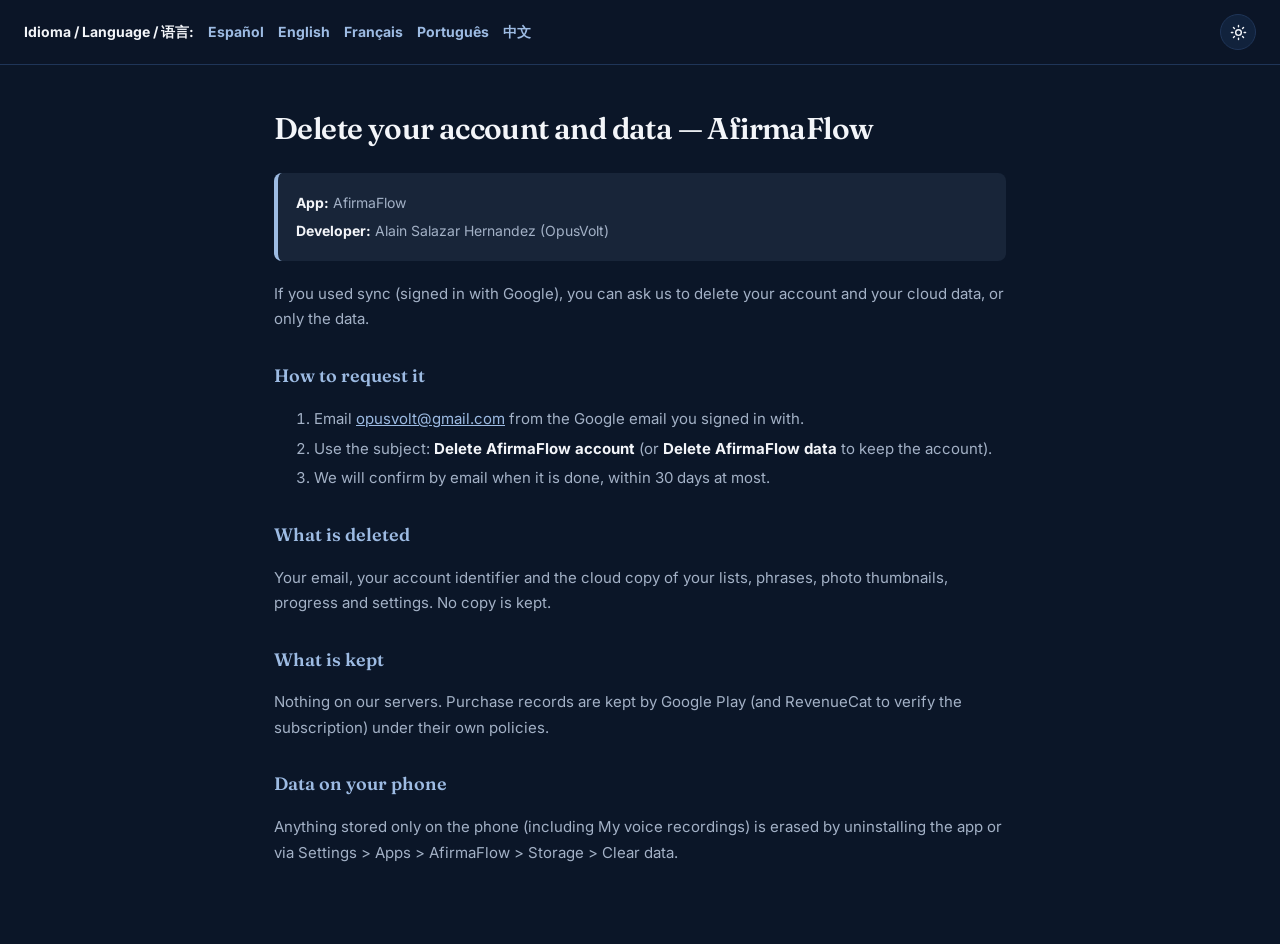
<file: eliminar-cuenta.html>
<!DOCTYPE html>
<html lang="es">
<head>
  <meta charset="UTF-8" />
  <meta name="viewport" content="width=device-width, initial-scale=1.0" />
  <meta name="theme-color" content="#0b1628" />
  <link rel="icon" type="image/png" href="/favicon.png" />
  <title>Eliminar cuenta y datos – AfirmaFlow</title>
  <link rel="stylesheet" href="https://fonts.googleapis.com/css2?family=Fraunces:opsz,wght@9..144,600&family=Inter:wght@400;600;700&display=swap" />
  <script src="/theme.js?v=2"></script>
  <style>
    :root { --bg:#ffffff; --surface:#f9fafb; --line:#e5e7eb; --text:#111827; --muted:#4b5563; --purple:#0f2a4f; --green:#0f2a4f; --nav:rgba(255,255,255,.95); color-scheme:light; }
    :root[data-theme="dark"] { --bg:#0b1628; --surface:#11223c; --line:#1f3558; --text:#f3f5f9; --muted:#a3b1c6; --purple:#9dbbe3; --green:#9dbbe3; --nav:rgba(11,22,40,.95); color-scheme:dark; }
    h1, h2 { font-family: "Fraunces", Georgia, serif; font-weight: 600; }
    .theme-toggle { display:grid; place-items:center; width:36px; height:36px; padding:0; border-radius:50%; border:1px solid var(--line); background:var(--surface); color:var(--text); cursor:pointer; margin-left:auto; }
    .theme-toggle svg { width:17px; height:17px; }
    .theme-toggle .i-sun { display:none; }
    :root[data-theme="dark"] .theme-toggle .i-sun { display:block; }
    :root[data-theme="dark"] .theme-toggle .i-moon { display:none; }
    * { box-sizing: border-box; }
    body { margin: 0; font-family: "Inter", "Segoe UI", system-ui, -apple-system, sans-serif; background: var(--bg); color: var(--text); line-height: 1.6; -webkit-font-smoothing: antialiased; }
    a { color: var(--purple); }
    a:hover { color: var(--green); }
    .lang-nav { display: flex; gap: 14px; align-items: center; padding: 14px 24px; background: var(--nav); border-bottom: 1px solid var(--line); flex-wrap: wrap; color: var(--muted); font-size: 14px; }
    .lang-nav a { text-decoration: none; font-weight: 700; font-size: 14px; }
    .lang-nav a:hover { text-decoration: underline; }
    .section { max-width: 780px; margin: 0 auto; padding: 40px 24px 64px; display: none; }
    .section.active { display: block; }
    h1 { font-size: 30px; color: var(--text); margin: 0 0 8px; letter-spacing: -.02em; }
    .meta { font-size: 13px; color: var(--muted); margin-bottom: 32px; }
    h2 { font-size: 18px; color: var(--green); margin: 30px 0 10px; }
    p, li { font-size: 15px; line-height: 1.7; color: var(--muted); }
    strong { color: var(--text); }
    ul { padding-left: 20px; margin: 6px 0 0; }
    li { margin-bottom: 4px; }
    .developer-box { background: color-mix(in srgb, var(--purple) 9%, transparent); border-left: 4px solid var(--purple); padding: 14px 18px; border-radius: 8px; margin: 20px 0; }
    .developer-box p { font-size: 14px; margin: 4px 0; }
      table { border-collapse: collapse; width: 100%; margin: 12px 0; font-size: 14px; }
    th, td { border: 1px solid var(--line); padding: 8px 10px; text-align: left; vertical-align: top; color: var(--muted); }
    th { background: var(--surface); color: var(--text); }
    h3 { font-size: 15px; color: var(--text); margin: 20px 0 6px; }
  </style>
</head>
<body>


<div class="lang-nav" data-theme-host>
  <strong>Idioma / Language / 语言:</strong>
  <a href="#es" onclick="show('es')">Español</a>
  <a href="#en" onclick="show('en')">English</a>
  <a href="#fr" onclick="show('fr')">Français</a>
  <a href="#pt" onclick="show('pt')">Português</a>
  <a href="#zh" onclick="show('zh')">中文</a>
</div>

<div class="section active" id="es">
  <h1>Eliminar tu cuenta y tus datos — AfirmaFlow</h1>
  <div class="developer-box">
    <p><strong>Aplicación:</strong> AfirmaFlow</p>
    <p><strong>Desarrollador:</strong> Alain Salazar Hernandez (OpusVolt)</p>
  </div>
  <p>Si usaste la sincronización (iniciaste sesión con Google), puedes pedir que borremos tu cuenta y tus datos de la nube, o solo los datos.</p>
  <h2>Cómo pedirlo</h2>
  <ol><li>Escribe a <a href="mailto:opusvolt@gmail.com?subject=Eliminar%20cuenta%20AfirmaFlow">opusvolt@gmail.com</a> desde el correo de Google con el que iniciaste sesión.</li><li>Pon como asunto: <strong>Eliminar cuenta AfirmaFlow</strong> (o <strong>Eliminar datos AfirmaFlow</strong> si quieres conservar la cuenta).</li><li>Te confirmaremos por correo cuando esté hecho, en un plazo máximo de 30 días.</li></ol>
  <h2>Qué se borra</h2>
  <p>Tu correo, el identificador de tu cuenta y la copia en la nube de tus listas, frases, miniaturas de fotos, progreso y ajustes. No se guarda ninguna copia.</p>
  <h2>Qué se conserva</h2>
  <p>Nada en nuestros servidores. Los registros de compra los conserva Google Play (y RevenueCat para verificar la suscripción) según sus propias políticas.</p>
  <h2>Datos en tu teléfono</h2>
  <p>Lo guardado solo en el teléfono (incluidas las grabaciones de Mi voz) se borra desinstalando la app o desde Ajustes &gt; Aplicaciones &gt; AfirmaFlow &gt; Almacenamiento &gt; Borrar datos.</p>
</div>

<div class="section" id="en">
  <h1>Delete your account and data — AfirmaFlow</h1>
  <div class="developer-box">
    <p><strong>App:</strong> AfirmaFlow</p>
    <p><strong>Developer:</strong> Alain Salazar Hernandez (OpusVolt)</p>
  </div>
  <p>If you used sync (signed in with Google), you can ask us to delete your account and your cloud data, or only the data.</p>
  <h2>How to request it</h2>
  <ol><li>Email <a href="mailto:opusvolt@gmail.com?subject=Delete%20AfirmaFlow%20account">opusvolt@gmail.com</a> from the Google email you signed in with.</li><li>Use the subject: <strong>Delete AfirmaFlow account</strong> (or <strong>Delete AfirmaFlow data</strong> to keep the account).</li><li>We will confirm by email when it is done, within 30 days at most.</li></ol>
  <h2>What is deleted</h2>
  <p>Your email, your account identifier and the cloud copy of your lists, phrases, photo thumbnails, progress and settings. No copy is kept.</p>
  <h2>What is kept</h2>
  <p>Nothing on our servers. Purchase records are kept by Google Play (and RevenueCat to verify the subscription) under their own policies.</p>
  <h2>Data on your phone</h2>
  <p>Anything stored only on the phone (including My voice recordings) is erased by uninstalling the app or via Settings &gt; Apps &gt; AfirmaFlow &gt; Storage &gt; Clear data.</p>
</div>

<div class="section" id="fr">
  <h1>Supprimer votre compte et vos données — AfirmaFlow</h1>
  <div class="developer-box">
    <p><strong>Application:</strong> AfirmaFlow</p>
    <p><strong>Développeur:</strong> Alain Salazar Hernandez (OpusVolt)</p>
  </div>
  <p>Si vous avez utilisé la synchronisation (connexion avec Google), vous pouvez nous demander de supprimer votre compte et vos données dans le cloud, ou seulement les données.</p>
  <h2>Comment faire la demande</h2>
  <ol><li>Écrivez à <a href="mailto:opusvolt@gmail.com?subject=Supprimer%20compte%20AfirmaFlow">opusvolt@gmail.com</a> depuis l’adresse Google utilisée pour vous connecter.</li><li>Objet : <strong>Supprimer compte AfirmaFlow</strong> (ou <strong>Supprimer données AfirmaFlow</strong> pour garder le compte).</li><li>Nous vous confirmerons par e-mail une fois la suppression faite, sous 30 jours maximum.</li></ol>
  <h2>Ce qui est supprimé</h2>
  <p>Votre e-mail, l’identifiant de votre compte et la copie dans le cloud de vos listes, phrases, miniatures de photos, progression et réglages. Aucune copie n’est conservée.</p>
  <h2>Ce qui est conservé</h2>
  <p>Rien sur nos serveurs. Les historiques d’achat sont conservés par Google Play (et RevenueCat pour vérifier l’abonnement) selon leurs propres politiques.</p>
  <h2>Données sur votre téléphone</h2>
  <p>Ce qui est stocké uniquement sur le téléphone (y compris les enregistrements Ma voix) s’efface en désinstallant l’app ou via Paramètres &gt; Applications &gt; AfirmaFlow &gt; Stockage &gt; Effacer les données.</p>
</div>

<div class="section" id="pt">
  <h1>Excluir sua conta e seus dados — AfirmaFlow</h1>
  <div class="developer-box">
    <p><strong>Aplicativo:</strong> AfirmaFlow</p>
    <p><strong>Desenvolvedor:</strong> Alain Salazar Hernandez (OpusVolt)</p>
  </div>
  <p>Se você usou a sincronização (fez login com o Google), pode pedir que apaguemos sua conta e seus dados da nuvem, ou só os dados.</p>
  <h2>Como pedir</h2>
  <ol><li>Escreva para <a href="mailto:opusvolt@gmail.com?subject=Excluir%20conta%20AfirmaFlow">opusvolt@gmail.com</a> a partir do e-mail do Google usado no login.</li><li>Use o assunto: <strong>Excluir conta AfirmaFlow</strong> (ou <strong>Excluir dados AfirmaFlow</strong> para manter a conta).</li><li>Confirmaremos por e-mail quando estiver feito, em no máximo 30 dias.</li></ol>
  <h2>O que é apagado</h2>
  <p>Seu e-mail, o identificador da sua conta e a cópia na nuvem das suas listas, frases, miniaturas de fotos, progresso e ajustes. Nenhuma cópia é mantida.</p>
  <h2>O que é mantido</h2>
  <p>Nada nos nossos servidores. Os registros de compra ficam com o Google Play (e a RevenueCat, para verificar a assinatura) conforme as políticas deles.</p>
  <h2>Dados no seu celular</h2>
  <p>O que fica só no celular (incluindo as gravações de Minha voz) é apagado ao desinstalar o app ou em Configurações &gt; Apps &gt; AfirmaFlow &gt; Armazenamento &gt; Limpar dados.</p>
</div>

<div class="section" id="zh">
  <h1>删除您的账户和数据 — AfirmaFlow</h1>
  <div class="developer-box">
    <p><strong>应用:</strong> AfirmaFlow</p>
    <p><strong>开发者:</strong> Alain Salazar Hernandez (OpusVolt)</p>
  </div>
  <p>如果您使用过同步（用 Google 登录），可以要求我们删除您的账户和云端数据，或只删除数据。</p>
  <h2>如何申请</h2>
  <ol><li>用您登录时使用的 Google 邮箱发送邮件至 <a href="mailto:opusvolt@gmail.com?subject=Delete%20AfirmaFlow%20account">opusvolt@gmail.com</a>。</li><li>邮件主题：<strong>删除 AfirmaFlow 账户</strong>（如只删数据、保留账户：<strong>删除 AfirmaFlow 数据</strong>）。</li><li>完成后我们会通过邮件确认，最长不超过 30 天。</li></ol>
  <h2>会删除的内容</h2>
  <p>您的电子邮件、账户标识，以及云端保存的列表、语句、照片缩略图、进度和设置。不保留任何副本。</p>
  <h2>会保留的内容</h2>
  <p>我们的服务器上不保留任何内容。购买记录由 Google Play（以及用于验证订阅的 RevenueCat）按其自身政策保存。</p>
  <h2>手机上的数据</h2>
  <p>仅保存在手机上的内容（包括“我的声音”录音）可通过卸载应用，或在 设置 &gt; 应用 &gt; AfirmaFlow &gt; 存储 &gt; 清除数据 中删除。</p>
</div>

<script>
  var LANGS = ['es','en','fr','pt','zh'];
  function show(lang) {
    document.querySelectorAll('.section').forEach(function (s) { s.classList.toggle('active', s.id === lang); });
  }
  var start = location.hash ? location.hash.slice(1) : (navigator.language || 'es').slice(0, 2).toLowerCase();
  if (LANGS.indexOf(start) >= 0) show(start);
</script>
</body>
</html>
</file>
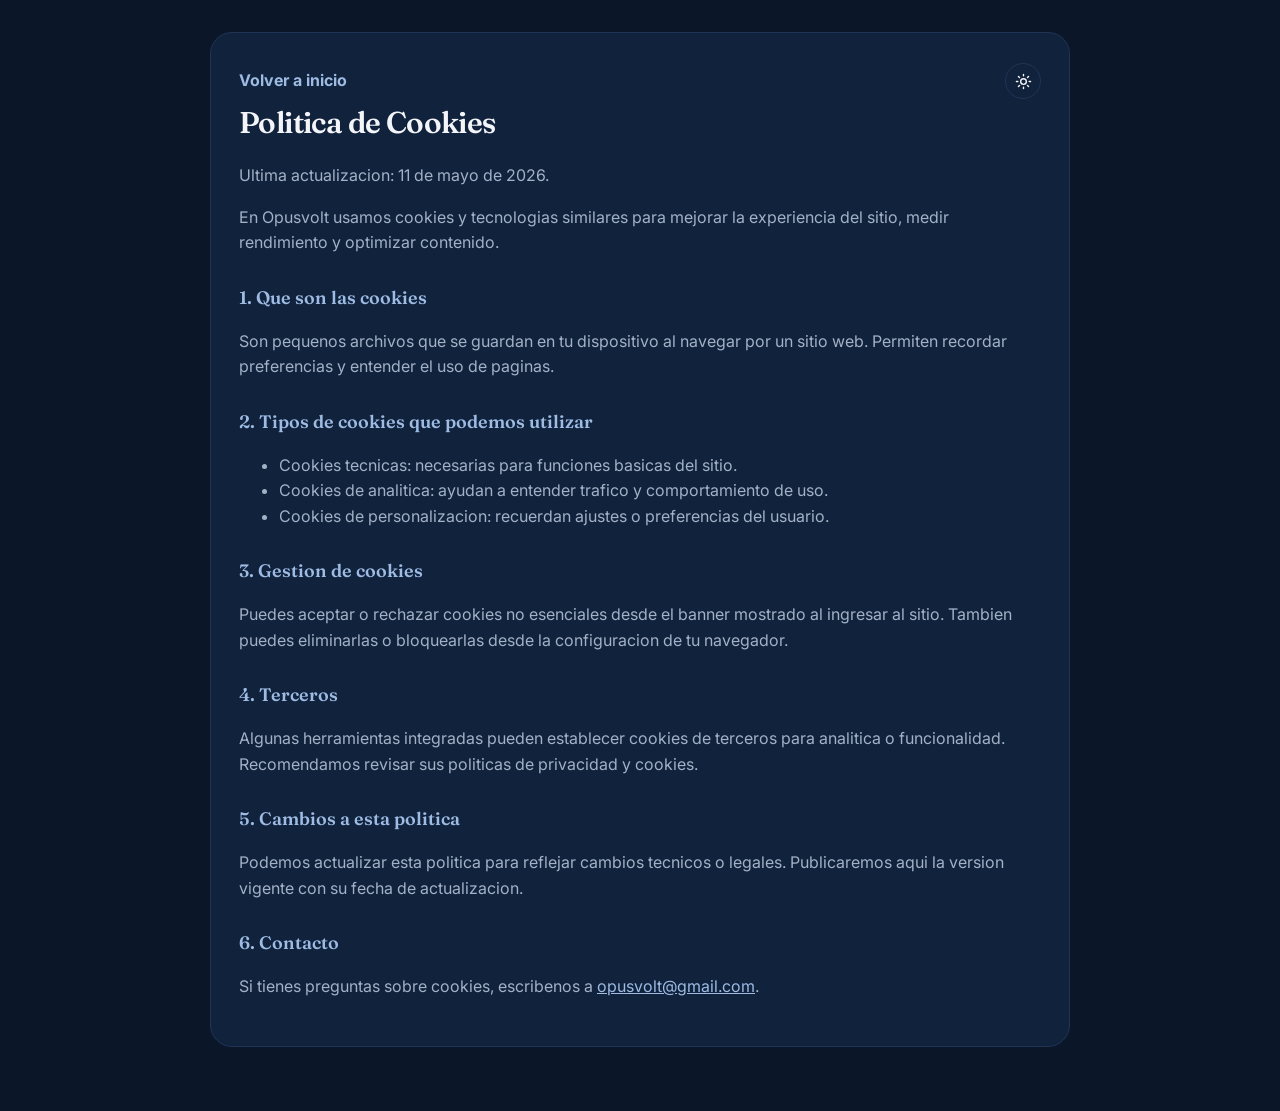
<file: politica-cookies.html>
<!DOCTYPE html>
<html lang="es">
<head>
  <meta charset="UTF-8" />
  <meta name="viewport" content="width=device-width, initial-scale=1.0" />
  <meta name="description" content="Politica de Cookies de Opusvolt." />
  <meta name="theme-color" content="#0b1628" />
  <link rel="icon" type="image/png" href="/favicon.png" />
  <title>Politica de Cookies | Opusvolt</title>
  <link rel="stylesheet" href="https://fonts.googleapis.com/css2?family=Fraunces:opsz,wght@9..144,600&family=Inter:wght@400;600;700&display=swap" />
  <script src="/theme.js?v=2"></script>
  <style>
    :root { --bg:#ffffff; --surface:#f9fafb; --line:#e5e7eb; --text:#111827; --muted:#4b5563; --purple:#0f2a4f; --green:#0f2a4f; --nav:rgba(255,255,255,.95); color-scheme:light; }
    :root[data-theme="dark"] { --bg:#0b1628; --surface:#11223c; --line:#1f3558; --text:#f3f5f9; --muted:#a3b1c6; --purple:#9dbbe3; --green:#9dbbe3; --nav:rgba(11,22,40,.95); color-scheme:dark; }
    h1, h2 { font-family: "Fraunces", Georgia, serif; font-weight: 600; }
    .theme-toggle { display:grid; place-items:center; width:36px; height:36px; padding:0; border-radius:50%; border:1px solid var(--line); background:var(--surface); color:var(--text); cursor:pointer; margin-left:auto; }
    .theme-toggle svg { width:17px; height:17px; }
    .theme-toggle .i-sun { display:none; }
    :root[data-theme="dark"] .theme-toggle .i-sun { display:block; }
    :root[data-theme="dark"] .theme-toggle .i-moon { display:none; }
    * { box-sizing: border-box; }
    body { margin: 0; font-family: "Inter", "Segoe UI", system-ui, -apple-system, sans-serif; background: var(--bg); color: var(--text); line-height: 1.6; -webkit-font-smoothing: antialiased; }
    a { color: var(--purple); }
    a:hover { color: var(--green); }
    .wrap { width: min(860px, calc(100% - 32px)); margin: 32px auto 64px; background: var(--surface); border: 1px solid var(--line); border-radius: 22px; padding: 30px 28px; }
    h1 { margin: 0 0 6px; font-size: 30px; letter-spacing: -.02em; }
    h2 { margin: 28px 0 8px; font-size: 18px; color: var(--green); }
    p, li { color: var(--muted); }
    .top { margin-bottom: 18px; display: inline-block; text-decoration: none; font-weight: 700; }
  </style>
</head>
<body>
  <main class="wrap">
    <div data-theme-host style="display:flex;align-items:center;gap:12px"><a class="top" href="/" style="margin:0">Volver a inicio</a></div>
    <h1>Politica de Cookies</h1>
    <p>Ultima actualizacion: 11 de mayo de 2026.</p>
    <p>En Opusvolt usamos cookies y tecnologias similares para mejorar la experiencia del sitio, medir rendimiento y optimizar contenido.</p>

    <h2>1. Que son las cookies</h2>
    <p>Son pequenos archivos que se guardan en tu dispositivo al navegar por un sitio web. Permiten recordar preferencias y entender el uso de paginas.</p>

    <h2>2. Tipos de cookies que podemos utilizar</h2>
    <ul>
      <li>Cookies tecnicas: necesarias para funciones basicas del sitio.</li>
      <li>Cookies de analitica: ayudan a entender trafico y comportamiento de uso.</li>
      <li>Cookies de personalizacion: recuerdan ajustes o preferencias del usuario.</li>
    </ul>

    <h2>3. Gestion de cookies</h2>
    <p>Puedes aceptar o rechazar cookies no esenciales desde el banner mostrado al ingresar al sitio. Tambien puedes eliminarlas o bloquearlas desde la configuracion de tu navegador.</p>

    <h2>4. Terceros</h2>
    <p>Algunas herramientas integradas pueden establecer cookies de terceros para analitica o funcionalidad. Recomendamos revisar sus politicas de privacidad y cookies.</p>

    <h2>5. Cambios a esta politica</h2>
    <p>Podemos actualizar esta politica para reflejar cambios tecnicos o legales. Publicaremos aqui la version vigente con su fecha de actualizacion.</p>
    <h2>6. Contacto</h2>
    <p>Si tienes preguntas sobre cookies, escribenos a <a href="mailto:opusvolt@gmail.com">opusvolt@gmail.com</a>.</p>
  </main>
</body>
</html>
</file>
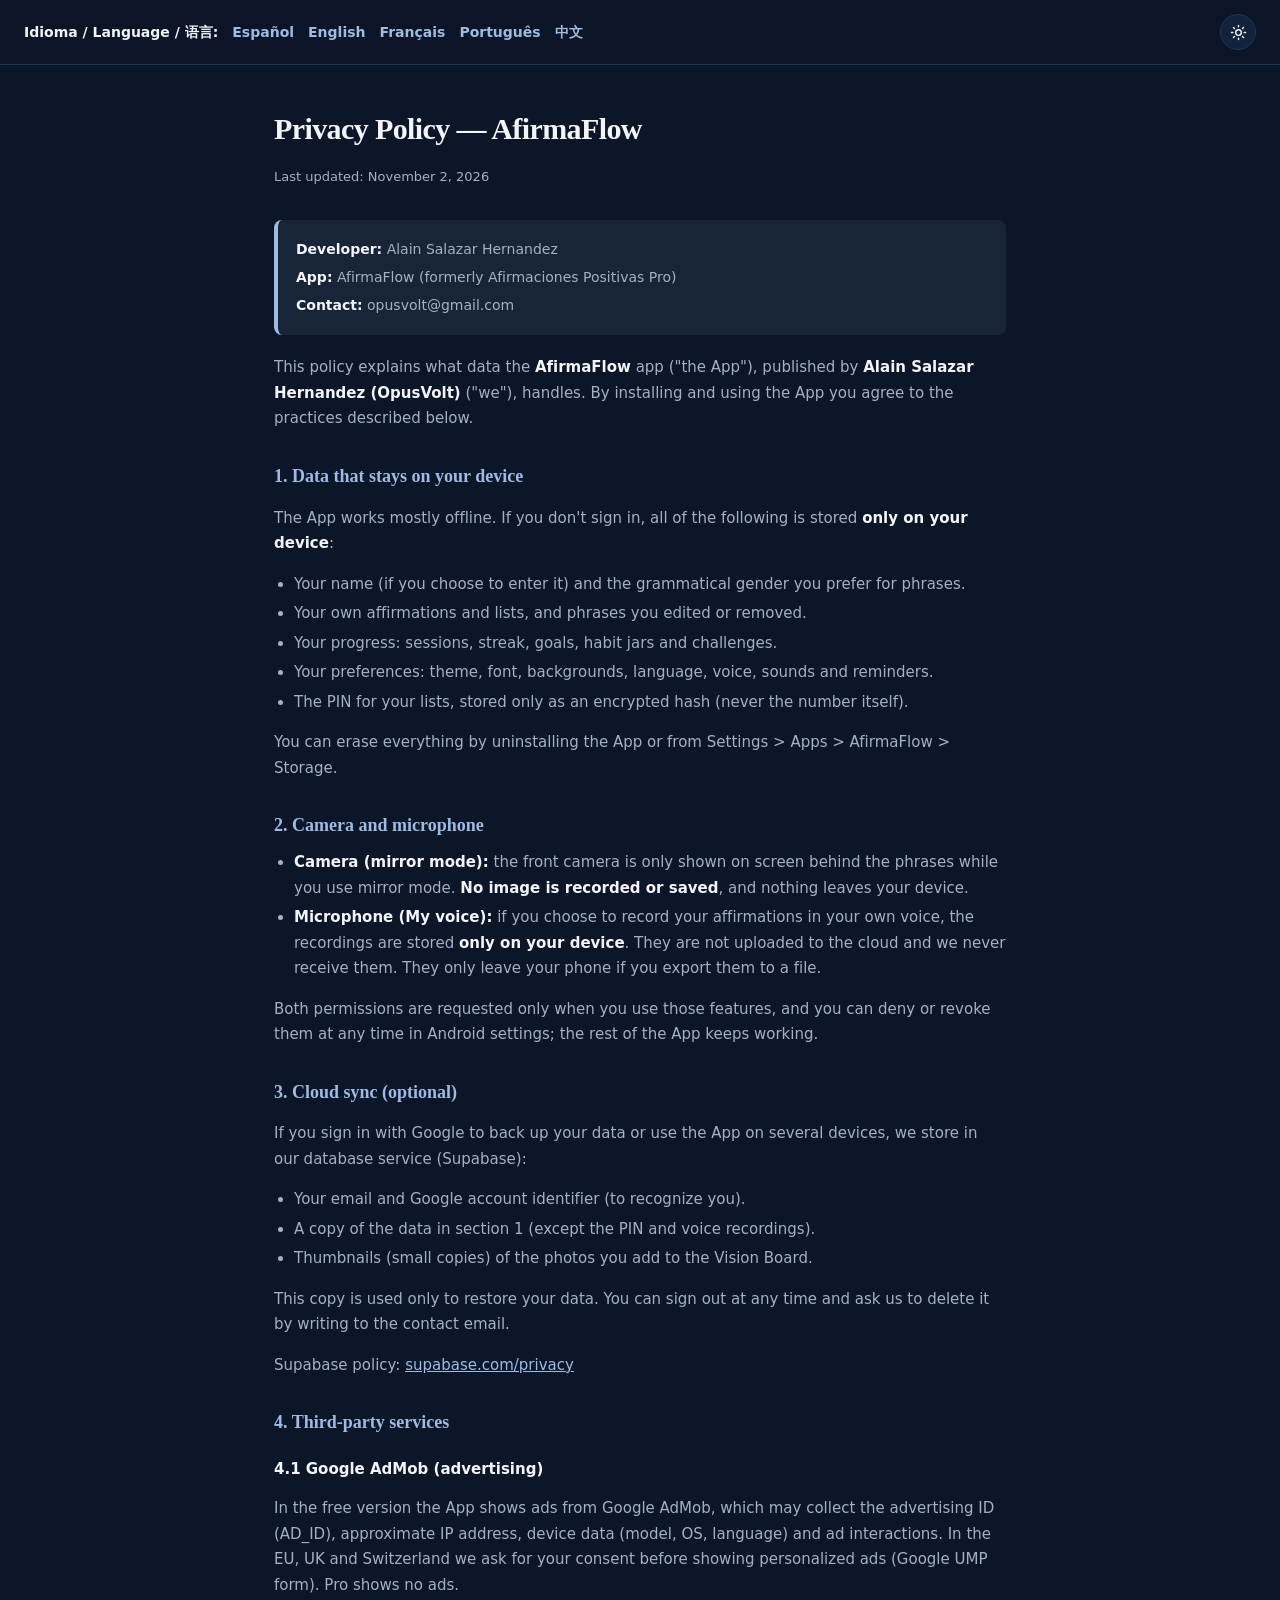
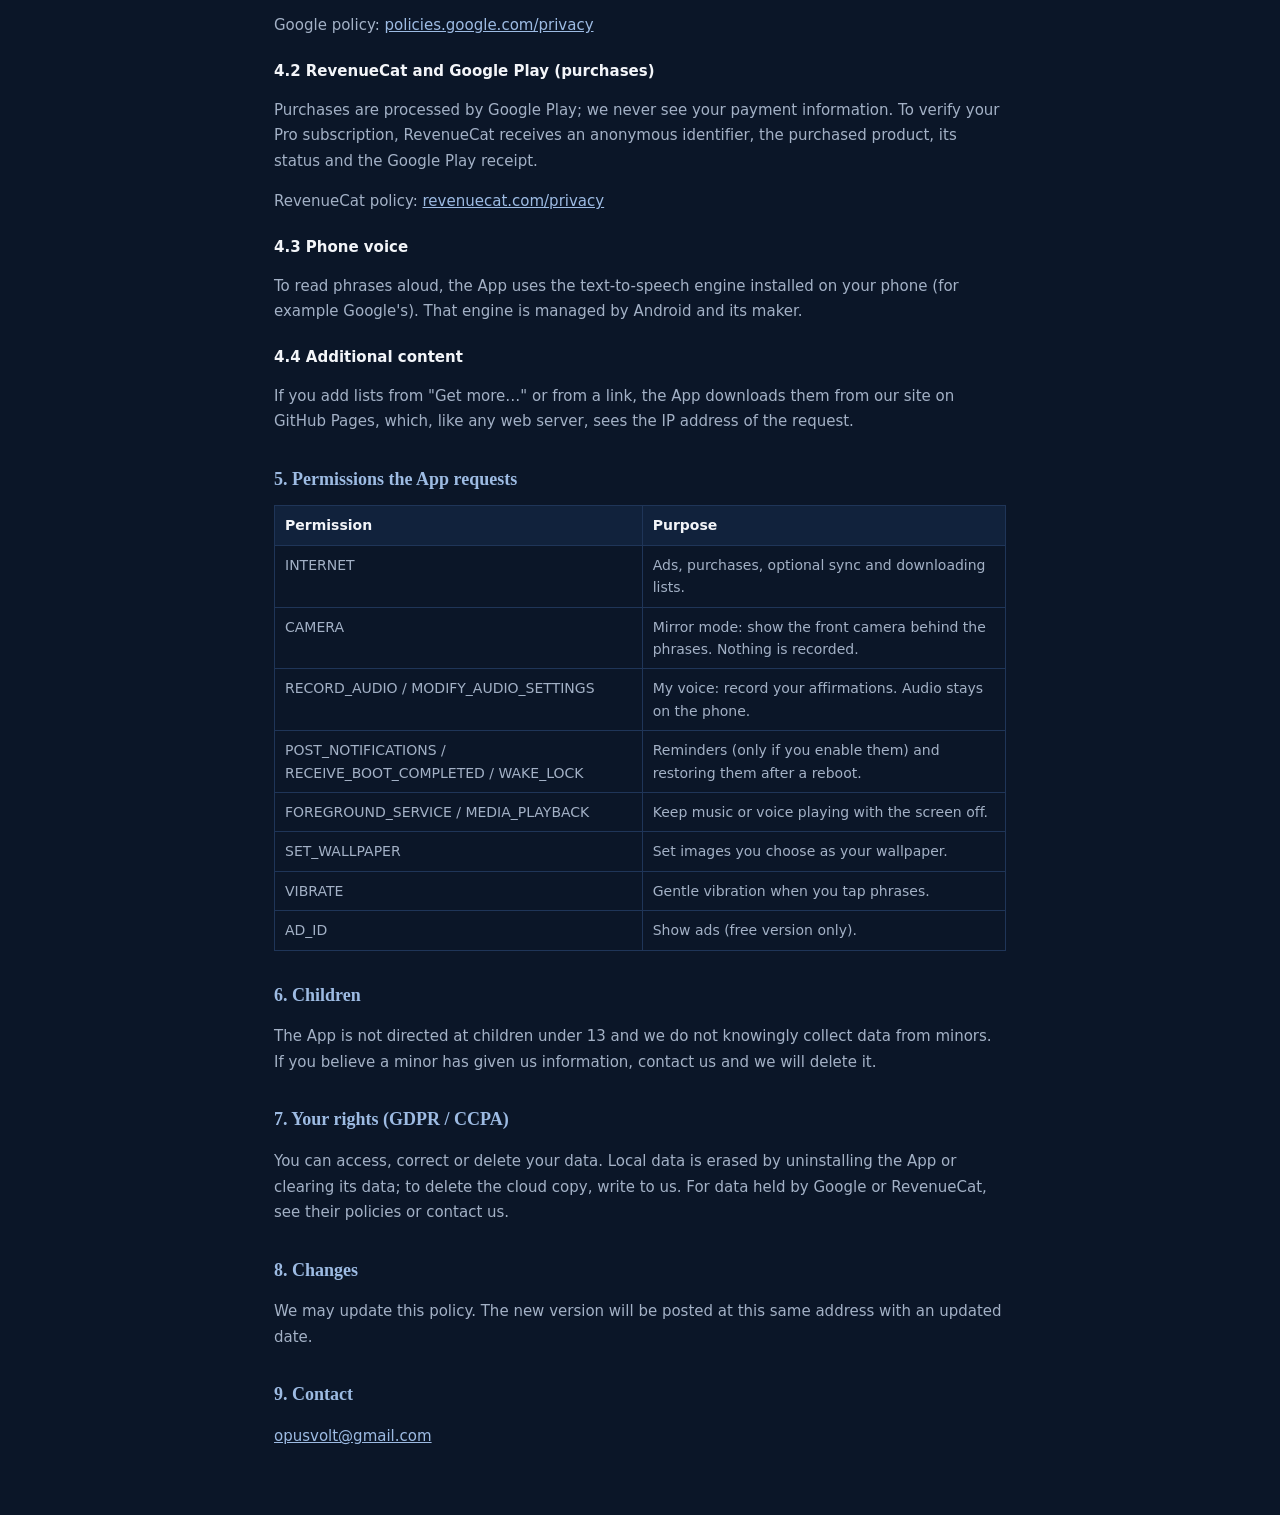
<file: privacy-policy.html>
<!DOCTYPE html>
<html>
<head>
  <meta charset="UTF-8">
  <meta http-equiv="refresh" content="0; url=aviso-privacidad.html">
  <title>Privacy Policy</title>
</head>
<body>
  <p>Redirecting... <a href="aviso-privacidad.html">Click here</a></p>
</body>
</html>
</file>
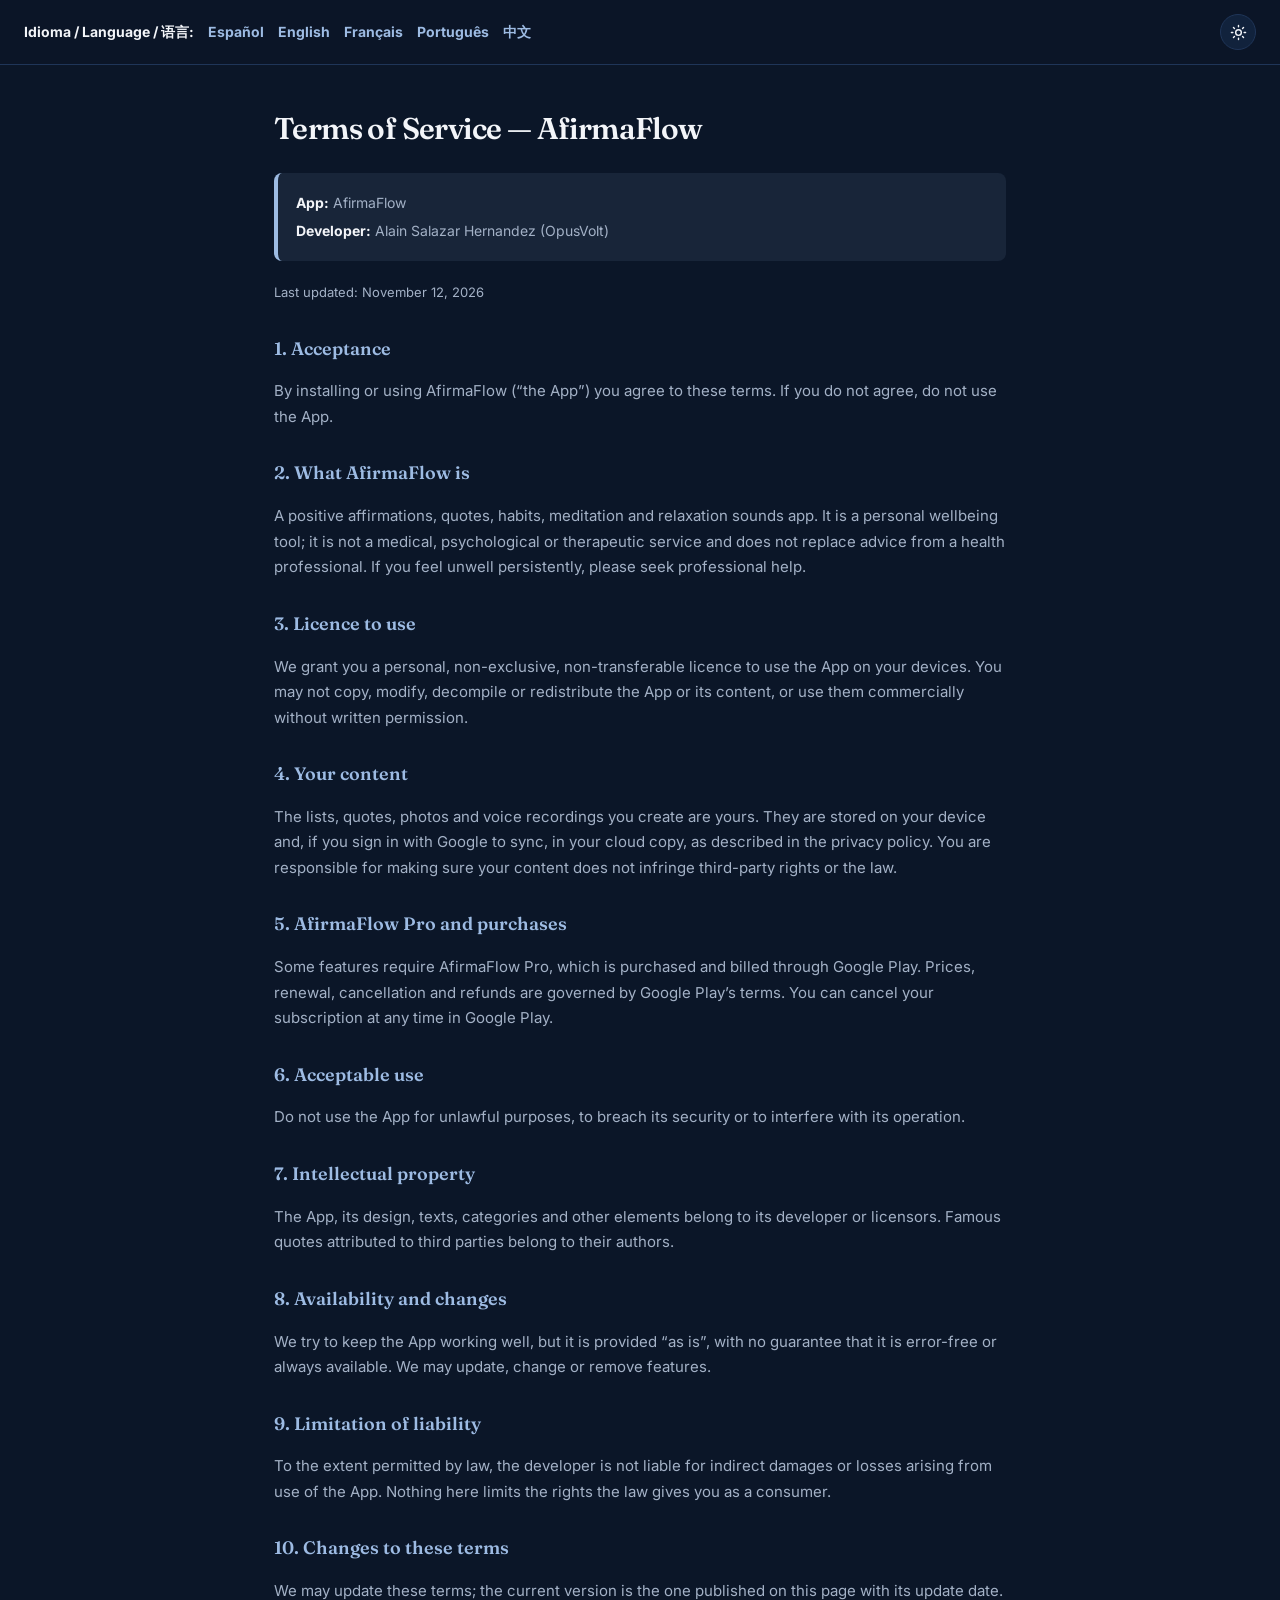
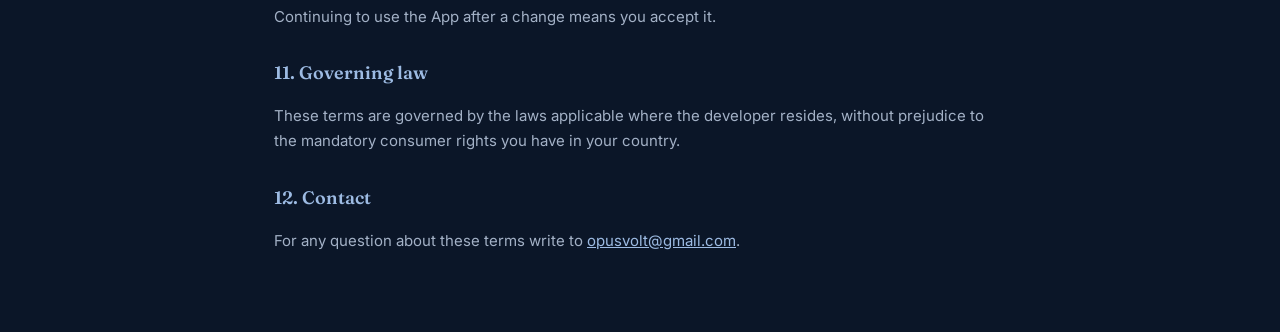
<file: terminos-servicio.html>
<!DOCTYPE html>
<html lang="es">
<head>
  <meta charset="UTF-8" />
  <meta name="viewport" content="width=device-width, initial-scale=1.0" />
  <meta name="theme-color" content="#0b1628" />
  <link rel="icon" type="image/png" href="/favicon.png" />
  <title>Términos del servicio – AfirmaFlow</title>
  <link rel="stylesheet" href="https://fonts.googleapis.com/css2?family=Fraunces:opsz,wght@9..144,600&family=Inter:wght@400;600;700&display=swap" />
  <script src="/theme.js?v=2"></script>
  <style>
    :root { --bg:#ffffff; --surface:#f9fafb; --line:#e5e7eb; --text:#111827; --muted:#4b5563; --purple:#0f2a4f; --green:#0f2a4f; --nav:rgba(255,255,255,.95); color-scheme:light; }
    :root[data-theme="dark"] { --bg:#0b1628; --surface:#11223c; --line:#1f3558; --text:#f3f5f9; --muted:#a3b1c6; --purple:#9dbbe3; --green:#9dbbe3; --nav:rgba(11,22,40,.95); color-scheme:dark; }
    h1, h2 { font-family: "Fraunces", Georgia, serif; font-weight: 600; }
    .theme-toggle { display:grid; place-items:center; width:36px; height:36px; padding:0; border-radius:50%; border:1px solid var(--line); background:var(--surface); color:var(--text); cursor:pointer; margin-left:auto; }
    .theme-toggle svg { width:17px; height:17px; }
    .theme-toggle .i-sun { display:none; }
    :root[data-theme="dark"] .theme-toggle .i-sun { display:block; }
    :root[data-theme="dark"] .theme-toggle .i-moon { display:none; }
    * { box-sizing: border-box; }
    body { margin: 0; font-family: "Inter", "Segoe UI", system-ui, -apple-system, sans-serif; background: var(--bg); color: var(--text); line-height: 1.6; -webkit-font-smoothing: antialiased; }
    a { color: var(--purple); }
    a:hover { color: var(--green); }
    .lang-nav { display: flex; gap: 14px; align-items: center; padding: 14px 24px; background: var(--nav); border-bottom: 1px solid var(--line); flex-wrap: wrap; color: var(--muted); font-size: 14px; }
    .lang-nav a { text-decoration: none; font-weight: 700; font-size: 14px; }
    .lang-nav a:hover { text-decoration: underline; }
    .section { max-width: 780px; margin: 0 auto; padding: 40px 24px 64px; display: none; }
    .section.active { display: block; }
    h1 { font-size: 30px; color: var(--text); margin: 0 0 8px; letter-spacing: -.02em; }
    .meta { font-size: 13px; color: var(--muted); margin-bottom: 32px; }
    h2 { font-size: 18px; color: var(--green); margin: 30px 0 10px; }
    p, li { font-size: 15px; line-height: 1.7; color: var(--muted); }
    strong { color: var(--text); }
    ul { padding-left: 20px; margin: 6px 0 0; }
    li { margin-bottom: 4px; }
    .developer-box { background: color-mix(in srgb, var(--purple) 9%, transparent); border-left: 4px solid var(--purple); padding: 14px 18px; border-radius: 8px; margin: 20px 0; }
    .developer-box p { font-size: 14px; margin: 4px 0; }
      table { border-collapse: collapse; width: 100%; margin: 12px 0; font-size: 14px; }
    th, td { border: 1px solid var(--line); padding: 8px 10px; text-align: left; vertical-align: top; color: var(--muted); }
    th { background: var(--surface); color: var(--text); }
    h3 { font-size: 15px; color: var(--text); margin: 20px 0 6px; }
  </style>
</head>
<body>


<div class="lang-nav" data-theme-host>
  <strong>Idioma / Language / 语言:</strong>
  <a href="#es" onclick="show('es')">Español</a>
  <a href="#en" onclick="show('en')">English</a>
  <a href="#fr" onclick="show('fr')">Français</a>
  <a href="#pt" onclick="show('pt')">Português</a>
  <a href="#zh" onclick="show('zh')">中文</a>
</div>

<div class="section active" id="es">
  <h1>Términos del servicio — AfirmaFlow</h1>
  <div class="developer-box">
    <p><strong>Aplicación:</strong> AfirmaFlow</p>
    <p><strong>Desarrollador:</strong> Alain Salazar Hernandez (OpusVolt)</p>
  </div>
  <p class="meta">Última actualización: 12 de noviembre de 2026</p>
  <h2>1. Aceptación</h2>
  <p>Al instalar o usar AfirmaFlow (“la App”) aceptas estos términos. Si no estás de acuerdo, no uses la App.</p>
  <h2>2. Qué es AfirmaFlow</h2>
  <p>Una app de afirmaciones positivas, frases, hábitos, meditación y sonidos de relajación. Es una herramienta de bienestar personal; no es un servicio médico, psicológico ni terapéutico y no sustituye el consejo de un profesional de la salud. Si te sientes mal de forma persistente, busca ayuda profesional.</p>
  <h2>3. Licencia de uso</h2>
  <p>Te concedemos una licencia personal, no exclusiva e intransferible para usar la App en tus dispositivos. No puedes copiar, modificar, descompilar ni redistribuir la App ni su contenido, ni usarlos con fines comerciales sin permiso por escrito.</p>
  <h2>4. Tu contenido</h2>
  <p>Las listas, frases, fotos y grabaciones de voz que crees son tuyas. Se guardan en tu dispositivo y, si inicias sesión con Google para sincronizar, también en tu copia en la nube, tal como describe la política de privacidad. Eres responsable de que tu contenido no infrinja derechos de terceros ni la ley.</p>
  <h2>5. AfirmaFlow Pro y compras</h2>
  <p>Algunas funciones requieren AfirmaFlow Pro, que se contrata y se cobra a través de Google Play. Los precios, la renovación, la cancelación y los reembolsos se rigen por las condiciones de Google Play. Puedes cancelar tu suscripción en cualquier momento desde Google Play.</p>
  <h2>6. Uso aceptable</h2>
  <p>No uses la App para fines ilegales, para vulnerar su seguridad ni para interferir con su funcionamiento.</p>
  <h2>7. Propiedad intelectual</h2>
  <p>La App, su diseño, textos, categorías y demás elementos pertenecen a su desarrollador o a sus licenciantes. Las frases célebres atribuidas a terceros pertenecen a sus autores.</p>
  <h2>8. Disponibilidad y cambios</h2>
  <p>Intentamos que la App funcione bien, pero se ofrece “tal cual”, sin garantía de que esté libre de errores o disponible en todo momento. Podemos actualizar, cambiar o retirar funciones.</p>
  <h2>9. Limitación de responsabilidad</h2>
  <p>En la medida que permita la ley, el desarrollador no responde por daños indirectos o pérdidas derivadas del uso de la App. Nada de esto limita los derechos que la ley te reconoce como consumidor.</p>
  <h2>10. Cambios en estos términos</h2>
  <p>Podemos actualizar estos términos; la versión vigente es la publicada en esta página, con su fecha de actualización. Si sigues usando la App después de un cambio, lo aceptas.</p>
  <h2>11. Ley aplicable</h2>
  <p>Estos términos se rigen por las leyes aplicables en el lugar de residencia del desarrollador, sin perjuicio de los derechos imperativos que tengas como consumidor en tu país.</p>
  <h2>12. Contacto</h2>
  <p>Para cualquier duda sobre estos términos escribe a <a href="mailto:opusvolt@gmail.com">opusvolt@gmail.com</a>.</p>
</div>

<div class="section" id="en">
  <h1>Terms of Service — AfirmaFlow</h1>
  <div class="developer-box">
    <p><strong>App:</strong> AfirmaFlow</p>
    <p><strong>Developer:</strong> Alain Salazar Hernandez (OpusVolt)</p>
  </div>
  <p class="meta">Last updated: November 12, 2026</p>
  <h2>1. Acceptance</h2>
  <p>By installing or using AfirmaFlow (“the App”) you agree to these terms. If you do not agree, do not use the App.</p>
  <h2>2. What AfirmaFlow is</h2>
  <p>A positive affirmations, quotes, habits, meditation and relaxation sounds app. It is a personal wellbeing tool; it is not a medical, psychological or therapeutic service and does not replace advice from a health professional. If you feel unwell persistently, please seek professional help.</p>
  <h2>3. Licence to use</h2>
  <p>We grant you a personal, non-exclusive, non-transferable licence to use the App on your devices. You may not copy, modify, decompile or redistribute the App or its content, or use them commercially without written permission.</p>
  <h2>4. Your content</h2>
  <p>The lists, quotes, photos and voice recordings you create are yours. They are stored on your device and, if you sign in with Google to sync, in your cloud copy, as described in the privacy policy. You are responsible for making sure your content does not infringe third-party rights or the law.</p>
  <h2>5. AfirmaFlow Pro and purchases</h2>
  <p>Some features require AfirmaFlow Pro, which is purchased and billed through Google Play. Prices, renewal, cancellation and refunds are governed by Google Play’s terms. You can cancel your subscription at any time in Google Play.</p>
  <h2>6. Acceptable use</h2>
  <p>Do not use the App for unlawful purposes, to breach its security or to interfere with its operation.</p>
  <h2>7. Intellectual property</h2>
  <p>The App, its design, texts, categories and other elements belong to its developer or licensors. Famous quotes attributed to third parties belong to their authors.</p>
  <h2>8. Availability and changes</h2>
  <p>We try to keep the App working well, but it is provided “as is”, with no guarantee that it is error-free or always available. We may update, change or remove features.</p>
  <h2>9. Limitation of liability</h2>
  <p>To the extent permitted by law, the developer is not liable for indirect damages or losses arising from use of the App. Nothing here limits the rights the law gives you as a consumer.</p>
  <h2>10. Changes to these terms</h2>
  <p>We may update these terms; the current version is the one published on this page with its update date. Continuing to use the App after a change means you accept it.</p>
  <h2>11. Governing law</h2>
  <p>These terms are governed by the laws applicable where the developer resides, without prejudice to the mandatory consumer rights you have in your country.</p>
  <h2>12. Contact</h2>
  <p>For any question about these terms write to <a href="mailto:opusvolt@gmail.com">opusvolt@gmail.com</a>.</p>
</div>

<div class="section" id="fr">
  <h1>Conditions d'utilisation — AfirmaFlow</h1>
  <div class="developer-box">
    <p><strong>Application:</strong> AfirmaFlow</p>
    <p><strong>Développeur:</strong> Alain Salazar Hernandez (OpusVolt)</p>
  </div>
  <p class="meta">Dernière mise à jour : 12 novembre 2026</p>
  <h2>1. Acceptation</h2>
  <p>En installant ou en utilisant AfirmaFlow (« l'App »), vous acceptez ces conditions. Si vous n'êtes pas d'accord, n'utilisez pas l'App.</p>
  <h2>2. Ce qu'est AfirmaFlow</h2>
  <p>Une application d'affirmations positives, de citations, d'habitudes, de méditation et de sons de détente. C'est un outil de bien-être personnel ; ce n'est pas un service médical, psychologique ou thérapeutique et il ne remplace pas l'avis d'un professionnel de santé. Si vous vous sentez mal de façon persistante, consultez un professionnel.</p>
  <h2>3. Licence d'utilisation</h2>
  <p>Nous vous accordons une licence personnelle, non exclusive et non transférable pour utiliser l'App sur vos appareils. Vous ne pouvez pas copier, modifier, décompiler ni redistribuer l'App ou son contenu, ni les utiliser à des fins commerciales sans autorisation écrite.</p>
  <h2>4. Votre contenu</h2>
  <p>Les listes, phrases, photos et enregistrements de voix que vous créez vous appartiennent. Ils sont stockés sur votre appareil et, si vous vous connectez avec Google pour synchroniser, dans votre copie dans le cloud, comme décrit dans la politique de confidentialité. Vous êtes responsable de ne pas enfreindre les droits de tiers ni la loi.</p>
  <h2>5. AfirmaFlow Pro et achats</h2>
  <p>Certaines fonctions nécessitent AfirmaFlow Pro, acheté et facturé via Google Play. Les prix, le renouvellement, la résiliation et les remboursements sont régis par les conditions de Google Play. Vous pouvez résilier votre abonnement à tout moment dans Google Play.</p>
  <h2>6. Utilisation acceptable</h2>
  <p>N'utilisez pas l'App à des fins illégales, pour en compromettre la sécurité ou en perturber le fonctionnement.</p>
  <h2>7. Propriété intellectuelle</h2>
  <p>L'App, son design, ses textes, ses catégories et ses autres éléments appartiennent à son développeur ou à ses concédants. Les citations célèbres attribuées à des tiers appartiennent à leurs auteurs.</p>
  <h2>8. Disponibilité et modifications</h2>
  <p>Nous nous efforçons de faire fonctionner l'App correctement, mais elle est fournie « en l'état », sans garantie d'être exempte d'erreurs ou toujours disponible. Nous pouvons mettre à jour, modifier ou retirer des fonctions.</p>
  <h2>9. Limitation de responsabilité</h2>
  <p>Dans la mesure permise par la loi, le développeur n'est pas responsable des dommages indirects ou pertes liés à l'utilisation de l'App. Rien ici ne limite les droits que la loi vous reconnaît en tant que consommateur.</p>
  <h2>10. Modification des conditions</h2>
  <p>Nous pouvons mettre à jour ces conditions ; la version en vigueur est celle publiée sur cette page avec sa date de mise à jour. Continuer à utiliser l'App après une modification vaut acceptation.</p>
  <h2>11. Droit applicable</h2>
  <p>Ces conditions sont régies par les lois applicables au lieu de résidence du développeur, sans préjudice des droits impératifs dont vous bénéficiez comme consommateur dans votre pays.</p>
  <h2>12. Contact</h2>
  <p>Pour toute question sur ces conditions, écrivez à <a href="mailto:opusvolt@gmail.com">opusvolt@gmail.com</a>.</p>
</div>

<div class="section" id="pt">
  <h1>Termos de serviço — AfirmaFlow</h1>
  <div class="developer-box">
    <p><strong>Aplicativo:</strong> AfirmaFlow</p>
    <p><strong>Desenvolvedor:</strong> Alain Salazar Hernandez (OpusVolt)</p>
  </div>
  <p class="meta">Última atualização: 12 de novembro de 2026</p>
  <h2>1. Aceitação</h2>
  <p>Ao instalar ou usar o AfirmaFlow (“o App”), você aceita estes termos. Se não concordar, não use o App.</p>
  <h2>2. O que é o AfirmaFlow</h2>
  <p>Um app de afirmações positivas, frases, hábitos, meditação e sons de relaxamento. É uma ferramenta de bem-estar pessoal; não é um serviço médico, psicológico ou terapêutico e não substitui a orientação de um profissional de saúde. Se você se sentir mal de forma persistente, procure ajuda profissional.</p>
  <h2>3. Licença de uso</h2>
  <p>Concedemos a você uma licença pessoal, não exclusiva e intransferível para usar o App nos seus dispositivos. Você não pode copiar, modificar, descompilar nem redistribuir o App ou seu conteúdo, nem usá-los comercialmente sem autorização por escrito.</p>
  <h2>4. Seu conteúdo</h2>
  <p>As listas, frases, fotos e gravações de voz que você cria são suas. Ficam no seu dispositivo e, se você entrar com o Google para sincronizar, também na sua cópia na nuvem, conforme a política de privacidade. Você é responsável por garantir que seu conteúdo não viole direitos de terceiros nem a lei.</p>
  <h2>5. AfirmaFlow Pro e compras</h2>
  <p>Alguns recursos exigem o AfirmaFlow Pro, contratado e cobrado pelo Google Play. Preços, renovação, cancelamento e reembolsos seguem as condições do Google Play. Você pode cancelar sua assinatura a qualquer momento no Google Play.</p>
  <h2>6. Uso aceitável</h2>
  <p>Não use o App para fins ilegais, para violar sua segurança ou interferir no seu funcionamento.</p>
  <h2>7. Propriedade intelectual</h2>
  <p>O App, seu design, textos, categorias e demais elementos pertencem ao seu desenvolvedor ou licenciantes. As frases célebres atribuídas a terceiros pertencem aos seus autores.</p>
  <h2>8. Disponibilidade e mudanças</h2>
  <p>Procuramos manter o App funcionando bem, mas ele é oferecido “como está”, sem garantia de ausência de erros ou de disponibilidade constante. Podemos atualizar, alterar ou retirar recursos.</p>
  <h2>9. Limitação de responsabilidade</h2>
  <p>Na medida permitida pela lei, o desenvolvedor não responde por danos indiretos ou perdas decorrentes do uso do App. Nada aqui limita os direitos que a lei garante a você como consumidor.</p>
  <h2>10. Mudanças nestes termos</h2>
  <p>Podemos atualizar estes termos; a versão vigente é a publicada nesta página, com sua data de atualização. Continuar usando o App após uma mudança significa que você a aceita.</p>
  <h2>11. Lei aplicável</h2>
  <p>Estes termos são regidos pelas leis aplicáveis no local de residência do desenvolvedor, sem prejuízo dos direitos imperativos que você tem como consumidor no seu país.</p>
  <h2>12. Contato</h2>
  <p>Para dúvidas sobre estes termos, escreva para <a href="mailto:opusvolt@gmail.com">opusvolt@gmail.com</a>.</p>
</div>

<div class="section" id="zh">
  <h1>服务条款 — AfirmaFlow</h1>
  <div class="developer-box">
    <p><strong>应用:</strong> AfirmaFlow</p>
    <p><strong>开发者:</strong> Alain Salazar Hernandez (OpusVolt)</p>
  </div>
  <p class="meta">最后更新：2026 年 11 月 12 日</p>
  <h2>1. 接受条款</h2>
  <p>安装或使用 AfirmaFlow（“本应用”）即表示您同意本条款。如不同意，请勿使用本应用。</p>
  <h2>2. 本应用是什么</h2>
  <p>一款包含积极肯定语、语录、习惯养成、冥想与放松声音的应用。它是个人身心健康工具，不是医疗、心理或治疗服务，也不能替代健康专业人士的建议。如果您长期感到不适，请寻求专业帮助。</p>
  <h2>3. 使用许可</h2>
  <p>我们授予您个人的、非独占的、不可转让的许可，可在您的设备上使用本应用。未经书面许可，您不得复制、修改、反编译或再分发本应用及其内容，也不得用于商业目的。</p>
  <h2>4. 您的内容</h2>
  <p>您创建的列表、语句、照片和语音录音归您所有。它们保存在您的设备上；如果您使用 Google 登录进行同步，也会保存在云端副本中，详见隐私政策。您须确保您的内容不侵犯第三方权利或违反法律。</p>
  <h2>5. AfirmaFlow Pro 与购买</h2>
  <p>部分功能需要 AfirmaFlow Pro，通过 Google Play 购买和付费。价格、续订、取消和退款均适用 Google Play 的条款。您可随时在 Google Play 中取消订阅。</p>
  <h2>6. 合理使用</h2>
  <p>请勿将本应用用于非法目的、破坏其安全或干扰其运行。</p>
  <h2>7. 知识产权</h2>
  <p>本应用及其设计、文字、分类等元素归开发者或其许可方所有。归属于第三方的名人名言归其作者所有。</p>
  <h2>8. 可用性与变更</h2>
  <p>我们努力让本应用正常运行，但按“现状”提供，不保证无错误或始终可用。我们可能更新、更改或移除功能。</p>
  <h2>9. 责任限制</h2>
  <p>在法律允许的范围内，开发者对因使用本应用产生的间接损害或损失不承担责任。本条款不限制法律赋予您作为消费者的权利。</p>
  <h2>10. 条款变更</h2>
  <p>我们可能更新本条款；以本页面发布并标明更新日期的版本为准。变更后继续使用本应用即表示您接受变更。</p>
  <h2>11. 适用法律</h2>
  <p>本条款适用开发者居住地的法律，但不影响您在所在国家作为消费者享有的强制性权利。</p>
  <h2>12. 联系方式</h2>
  <p>如对本条款有任何疑问，请发送邮件至 <a href="mailto:opusvolt@gmail.com">opusvolt@gmail.com</a>。</p>
</div>

<script>
  var LANGS = ['es','en','fr','pt','zh'];
  function show(lang) {
    document.querySelectorAll('.section').forEach(function (s) { s.classList.toggle('active', s.id === lang); });
  }
  var start = location.hash ? location.hash.slice(1) : (navigator.language || 'es').slice(0, 2).toLowerCase();
  if (LANGS.indexOf(start) >= 0) show(start);
</script>
</body>
</html>
</file>
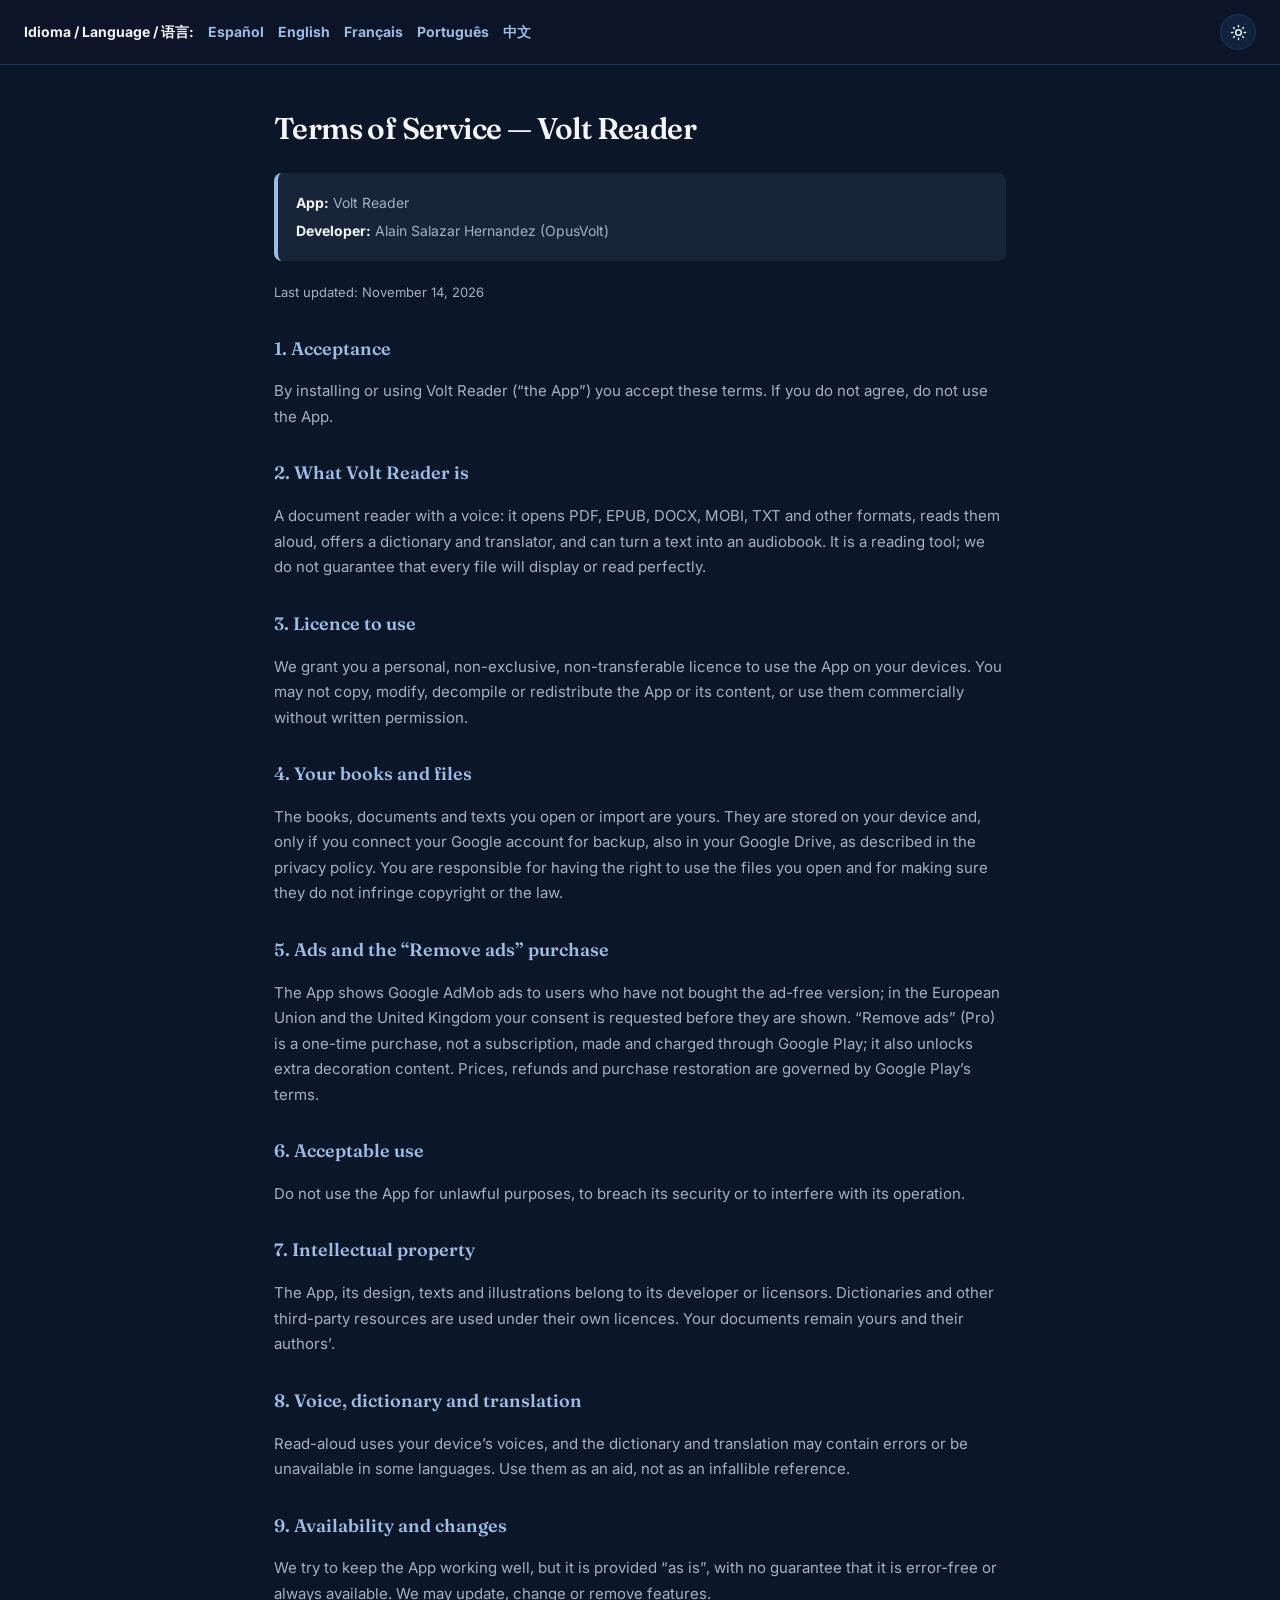
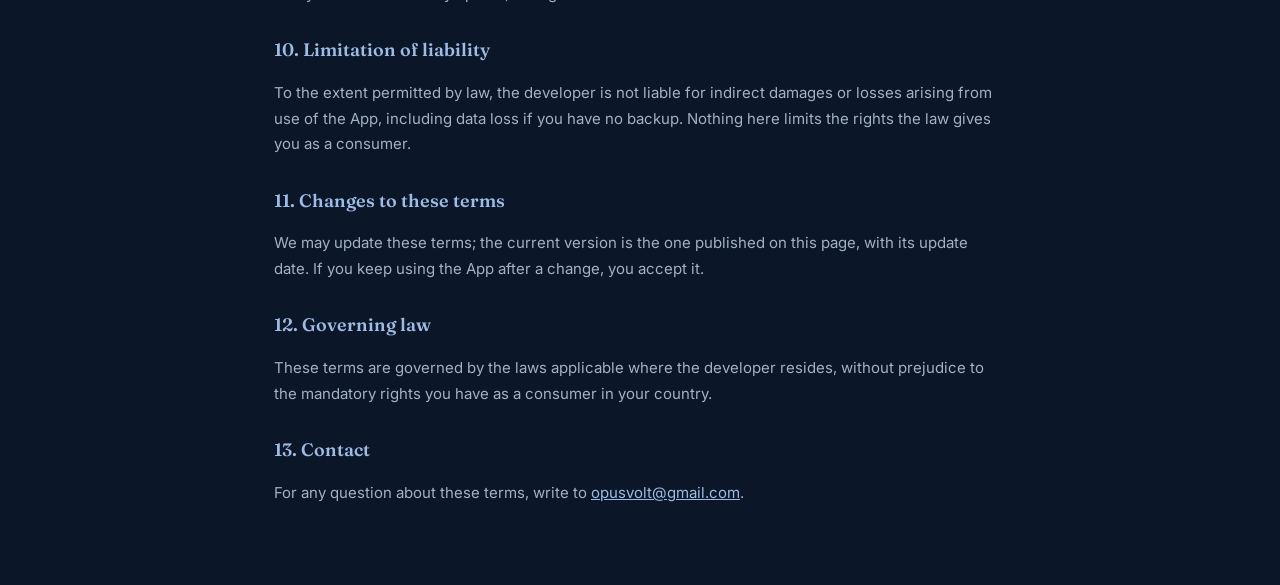
<file: terminos-volt-reader.html>
<!DOCTYPE html>
<html lang="es">
<head>
  <meta charset="UTF-8" />
  <meta name="viewport" content="width=device-width, initial-scale=1.0" />
  <meta name="theme-color" content="#0b1628" />
  <link rel="icon" type="image/png" href="/favicon.png" />
  <title>Términos del servicio – Volt Reader</title>
  <link rel="stylesheet" href="https://fonts.googleapis.com/css2?family=Fraunces:opsz,wght@9..144,600&family=Inter:wght@400;600;700&display=swap" />
  <script src="/theme.js?v=2"></script>
  <style>
    :root { --bg:#ffffff; --surface:#f9fafb; --line:#e5e7eb; --text:#111827; --muted:#4b5563; --purple:#0f2a4f; --green:#0f2a4f; --nav:rgba(255,255,255,.95); color-scheme:light; }
    :root[data-theme="dark"] { --bg:#0b1628; --surface:#11223c; --line:#1f3558; --text:#f3f5f9; --muted:#a3b1c6; --purple:#9dbbe3; --green:#9dbbe3; --nav:rgba(11,22,40,.95); color-scheme:dark; }
    h1, h2 { font-family: "Fraunces", Georgia, serif; font-weight: 600; }
    .theme-toggle { display:grid; place-items:center; width:36px; height:36px; padding:0; border-radius:50%; border:1px solid var(--line); background:var(--surface); color:var(--text); cursor:pointer; margin-left:auto; }
    .theme-toggle svg { width:17px; height:17px; }
    .theme-toggle .i-sun { display:none; }
    :root[data-theme="dark"] .theme-toggle .i-sun { display:block; }
    :root[data-theme="dark"] .theme-toggle .i-moon { display:none; }
    * { box-sizing: border-box; }
    body { margin: 0; font-family: "Inter", "Segoe UI", system-ui, -apple-system, sans-serif; background: var(--bg); color: var(--text); line-height: 1.6; -webkit-font-smoothing: antialiased; }
    a { color: var(--purple); }
    a:hover { color: var(--green); }
    .lang-nav { display: flex; gap: 14px; align-items: center; padding: 14px 24px; background: var(--nav); border-bottom: 1px solid var(--line); flex-wrap: wrap; color: var(--muted); font-size: 14px; }
    .lang-nav a { text-decoration: none; font-weight: 700; font-size: 14px; }
    .lang-nav a:hover { text-decoration: underline; }
    .section { max-width: 780px; margin: 0 auto; padding: 40px 24px 64px; display: none; }
    .section.active { display: block; }
    h1 { font-size: 30px; color: var(--text); margin: 0 0 8px; letter-spacing: -.02em; }
    .meta { font-size: 13px; color: var(--muted); margin-bottom: 32px; }
    h2 { font-size: 18px; color: var(--green); margin: 30px 0 10px; }
    p, li { font-size: 15px; line-height: 1.7; color: var(--muted); }
    strong { color: var(--text); }
    ul { padding-left: 20px; margin: 6px 0 0; }
    li { margin-bottom: 4px; }
    .developer-box { background: color-mix(in srgb, var(--purple) 9%, transparent); border-left: 4px solid var(--purple); padding: 14px 18px; border-radius: 8px; margin: 20px 0; }
    .developer-box p { font-size: 14px; margin: 4px 0; }
      table { border-collapse: collapse; width: 100%; margin: 12px 0; font-size: 14px; }
    th, td { border: 1px solid var(--line); padding: 8px 10px; text-align: left; vertical-align: top; color: var(--muted); }
    th { background: var(--surface); color: var(--text); }
    h3 { font-size: 15px; color: var(--text); margin: 20px 0 6px; }
  </style>
</head>
<body>


<div class="lang-nav" data-theme-host>
  <strong>Idioma / Language / 语言:</strong>
  <a href="#es" onclick="show('es')">Español</a>
  <a href="#en" onclick="show('en')">English</a>
  <a href="#fr" onclick="show('fr')">Français</a>
  <a href="#pt" onclick="show('pt')">Português</a>
  <a href="#zh" onclick="show('zh')">中文</a>
</div>

<div class="section active" id="es">
  <h1>Términos del servicio — Volt Reader</h1>
  <div class="developer-box">
    <p><strong>Aplicación:</strong> Volt Reader</p>
    <p><strong>Desarrollador:</strong> Alain Salazar Hernandez (OpusVolt)</p>
  </div>
  <p class="meta">Última actualización: 14 de noviembre de 2026</p>
  <h2>1. Aceptación</h2>
  <p>Al instalar o usar Volt Reader (“la App”) aceptas estos términos. Si no estás de acuerdo, no uses la App.</p>
  <h2>2. Qué es Volt Reader</h2>
  <p>Un lector de documentos con voz: abre PDF, EPUB, DOCX, MOBI, TXT y otros formatos, los lee en voz alta, ofrece diccionario y traductor, y puede convertir un texto en un audiolibro. Es una herramienta de lectura; no garantizamos que cada archivo se muestre o se lea perfectamente.</p>
  <h2>3. Licencia de uso</h2>
  <p>Te concedemos una licencia personal, no exclusiva e intransferible para usar la App en tus dispositivos. No puedes copiar, modificar, descompilar ni redistribuir la App ni su contenido, ni usarlos con fines comerciales sin permiso por escrito.</p>
  <h2>4. Tus libros y archivos</h2>
  <p>Los libros, documentos y textos que abres o importas son tuyos. Se guardan en tu dispositivo y, solo si conectas tu cuenta de Google para la copia de seguridad, también en tu Google Drive, tal como describe la política de privacidad. Eres responsable de tener derecho a usar los archivos que abres y de que no infrinjan derechos de autor ni la ley.</p>
  <h2>5. Anuncios y compra “Quitar anuncios”</h2>
  <p>La App muestra anuncios de Google AdMob a quien no ha comprado la versión sin anuncios; en la Unión Europea y el Reino Unido se pide tu consentimiento antes de mostrarlos. “Quitar anuncios” (Pro) es una compra única, no una suscripción, que se contrata y se cobra a través de Google Play; también desbloquea contenido extra de decoración. Los precios, los reembolsos y la restauración de compras se rigen por las condiciones de Google Play.</p>
  <h2>6. Uso aceptable</h2>
  <p>No uses la App para fines ilegales, para vulnerar su seguridad ni para interferir con su funcionamiento.</p>
  <h2>7. Propiedad intelectual</h2>
  <p>La App, su diseño, textos e ilustraciones pertenecen a su desarrollador o a sus licenciantes. Los diccionarios y otros recursos de terceros se usan bajo sus propias licencias. Tus documentos siguen siendo tuyos y de sus autores.</p>
  <h2>8. Voz, diccionario y traducción</h2>
  <p>La lectura en voz alta usa las voces de tu dispositivo, y el diccionario y la traducción pueden contener errores o no estar disponibles en algunos idiomas. Úsalos como ayuda, no como una referencia infalible.</p>
  <h2>9. Disponibilidad y cambios</h2>
  <p>Intentamos que la App funcione bien, pero se ofrece “tal cual”, sin garantía de que esté libre de errores o disponible en todo momento. Podemos actualizar, cambiar o retirar funciones.</p>
  <h2>10. Limitación de responsabilidad</h2>
  <p>En la medida que permita la ley, el desarrollador no responde por daños indirectos o pérdidas derivadas del uso de la App, incluida la pérdida de datos si no tienes copia de seguridad. Nada de esto limita los derechos que la ley te reconoce como consumidor.</p>
  <h2>11. Cambios en estos términos</h2>
  <p>Podemos actualizar estos términos; la versión vigente es la publicada en esta página, con su fecha de actualización. Si sigues usando la App después de un cambio, lo aceptas.</p>
  <h2>12. Ley aplicable</h2>
  <p>Estos términos se rigen por las leyes aplicables en el lugar de residencia del desarrollador, sin perjuicio de los derechos imperativos que tengas como consumidor en tu país.</p>
  <h2>13. Contacto</h2>
  <p>Para cualquier duda sobre estos términos escribe a <a href="mailto:opusvolt@gmail.com">opusvolt@gmail.com</a>.</p>
</div>

<div class="section" id="en">
  <h1>Terms of Service — Volt Reader</h1>
  <div class="developer-box">
    <p><strong>App:</strong> Volt Reader</p>
    <p><strong>Developer:</strong> Alain Salazar Hernandez (OpusVolt)</p>
  </div>
  <p class="meta">Last updated: November 14, 2026</p>
  <h2>1. Acceptance</h2>
  <p>By installing or using Volt Reader (“the App”) you accept these terms. If you do not agree, do not use the App.</p>
  <h2>2. What Volt Reader is</h2>
  <p>A document reader with a voice: it opens PDF, EPUB, DOCX, MOBI, TXT and other formats, reads them aloud, offers a dictionary and translator, and can turn a text into an audiobook. It is a reading tool; we do not guarantee that every file will display or read perfectly.</p>
  <h2>3. Licence to use</h2>
  <p>We grant you a personal, non-exclusive, non-transferable licence to use the App on your devices. You may not copy, modify, decompile or redistribute the App or its content, or use them commercially without written permission.</p>
  <h2>4. Your books and files</h2>
  <p>The books, documents and texts you open or import are yours. They are stored on your device and, only if you connect your Google account for backup, also in your Google Drive, as described in the privacy policy. You are responsible for having the right to use the files you open and for making sure they do not infringe copyright or the law.</p>
  <h2>5. Ads and the “Remove ads” purchase</h2>
  <p>The App shows Google AdMob ads to users who have not bought the ad-free version; in the European Union and the United Kingdom your consent is requested before they are shown. “Remove ads” (Pro) is a one-time purchase, not a subscription, made and charged through Google Play; it also unlocks extra decoration content. Prices, refunds and purchase restoration are governed by Google Play’s terms.</p>
  <h2>6. Acceptable use</h2>
  <p>Do not use the App for unlawful purposes, to breach its security or to interfere with its operation.</p>
  <h2>7. Intellectual property</h2>
  <p>The App, its design, texts and illustrations belong to its developer or licensors. Dictionaries and other third-party resources are used under their own licences. Your documents remain yours and their authors’.</p>
  <h2>8. Voice, dictionary and translation</h2>
  <p>Read-aloud uses your device’s voices, and the dictionary and translation may contain errors or be unavailable in some languages. Use them as an aid, not as an infallible reference.</p>
  <h2>9. Availability and changes</h2>
  <p>We try to keep the App working well, but it is provided “as is”, with no guarantee that it is error-free or always available. We may update, change or remove features.</p>
  <h2>10. Limitation of liability</h2>
  <p>To the extent permitted by law, the developer is not liable for indirect damages or losses arising from use of the App, including data loss if you have no backup. Nothing here limits the rights the law gives you as a consumer.</p>
  <h2>11. Changes to these terms</h2>
  <p>We may update these terms; the current version is the one published on this page, with its update date. If you keep using the App after a change, you accept it.</p>
  <h2>12. Governing law</h2>
  <p>These terms are governed by the laws applicable where the developer resides, without prejudice to the mandatory rights you have as a consumer in your country.</p>
  <h2>13. Contact</h2>
  <p>For any question about these terms, write to <a href="mailto:opusvolt@gmail.com">opusvolt@gmail.com</a>.</p>
</div>

<div class="section" id="fr">
  <h1>Conditions d’utilisation — Volt Reader</h1>
  <div class="developer-box">
    <p><strong>Application:</strong> Volt Reader</p>
    <p><strong>Développeur:</strong> Alain Salazar Hernandez (OpusVolt)</p>
  </div>
  <p class="meta">Dernière mise à jour : 14 novembre 2026</p>
  <h2>1. Acceptation</h2>
  <p>En installant ou en utilisant Volt Reader (« l’Application »), vous acceptez ces conditions. Si vous n’êtes pas d’accord, n’utilisez pas l’Application.</p>
  <h2>2. Ce qu’est Volt Reader</h2>
  <p>Un lecteur de documents avec voix : il ouvre les PDF, EPUB, DOCX, MOBI, TXT et d’autres formats, les lit à voix haute, propose un dictionnaire et un traducteur, et peut transformer un texte en livre audio. C’est un outil de lecture ; nous ne garantissons pas que chaque fichier s’affiche ou se lise parfaitement.</p>
  <h2>3. Licence d’utilisation</h2>
  <p>Nous vous accordons une licence personnelle, non exclusive et non transférable pour utiliser l’Application sur vos appareils. Vous ne pouvez pas copier, modifier, décompiler ni redistribuer l’Application ou son contenu, ni les utiliser à des fins commerciales sans autorisation écrite.</p>
  <h2>4. Vos livres et fichiers</h2>
  <p>Les livres, documents et textes que vous ouvrez ou importez vous appartiennent. Ils sont conservés sur votre appareil et, seulement si vous connectez votre compte Google pour la sauvegarde, aussi dans votre Google Drive, comme le décrit la politique de confidentialité. Vous êtes responsable de disposer du droit d’utiliser les fichiers que vous ouvrez et de veiller à ce qu’ils ne violent ni le droit d’auteur ni la loi.</p>
  <h2>5. Publicités et achat « Supprimer les pubs »</h2>
  <p>L’Application affiche des publicités Google AdMob aux utilisateurs n’ayant pas acheté la version sans publicité ; dans l’Union européenne et au Royaume-Uni, votre consentement est demandé avant de les afficher. « Supprimer les pubs » (Pro) est un achat unique, et non un abonnement, effectué et facturé via Google Play ; il débloque aussi du contenu de décoration supplémentaire. Les prix, remboursements et restaurations d’achats sont régis par les conditions de Google Play.</p>
  <h2>6. Utilisation acceptable</h2>
  <p>N’utilisez pas l’Application à des fins illégales, pour porter atteinte à sa sécurité ou pour perturber son fonctionnement.</p>
  <h2>7. Propriété intellectuelle</h2>
  <p>L’Application, son design, ses textes et ses illustrations appartiennent à son développeur ou à ses concédants. Les dictionnaires et autres ressources tierces sont utilisés selon leurs propres licences. Vos documents restent à vous et à leurs auteurs.</p>
  <h2>8. Voix, dictionnaire et traduction</h2>
  <p>La lecture à voix haute utilise les voix de votre appareil, et le dictionnaire et la traduction peuvent contenir des erreurs ou être indisponibles dans certaines langues. Utilisez-les comme une aide, non comme une référence infaillible.</p>
  <h2>9. Disponibilité et modifications</h2>
  <p>Nous nous efforçons de faire fonctionner l’Application correctement, mais elle est fournie « telle quelle », sans garantie d’absence d’erreurs ni de disponibilité permanente. Nous pouvons mettre à jour, modifier ou retirer des fonctions.</p>
  <h2>10. Limitation de responsabilité</h2>
  <p>Dans la mesure permise par la loi, le développeur n’est pas responsable des dommages indirects ou pertes résultant de l’utilisation de l’Application, y compris la perte de données si vous n’avez pas de sauvegarde. Rien ici ne limite les droits que la loi vous reconnaît en tant que consommateur.</p>
  <h2>11. Modification des conditions</h2>
  <p>Nous pouvons mettre à jour ces conditions ; la version en vigueur est celle publiée sur cette page, avec sa date de mise à jour. Si vous continuez à utiliser l’Application après une modification, vous l’acceptez.</p>
  <h2>12. Droit applicable</h2>
  <p>Ces conditions sont régies par les lois applicables au lieu de résidence du développeur, sans préjudice des droits impératifs dont vous bénéficiez comme consommateur dans votre pays.</p>
  <h2>13. Contact</h2>
  <p>Pour toute question sur ces conditions, écrivez à <a href="mailto:opusvolt@gmail.com">opusvolt@gmail.com</a>.</p>
</div>

<div class="section" id="pt">
  <h1>Termos de serviço — Volt Reader</h1>
  <div class="developer-box">
    <p><strong>Aplicativo:</strong> Volt Reader</p>
    <p><strong>Desenvolvedor:</strong> Alain Salazar Hernandez (OpusVolt)</p>
  </div>
  <p class="meta">Última atualização: 14 de novembro de 2026</p>
  <h2>1. Aceitação</h2>
  <p>Ao instalar ou usar o Volt Reader (“o App”), você aceita estes termos. Se não concordar, não use o App.</p>
  <h2>2. O que é o Volt Reader</h2>
  <p>Um leitor de documentos com voz: abre PDF, EPUB, DOCX, MOBI, TXT e outros formatos, lê em voz alta, oferece dicionário e tradutor e pode transformar um texto em audiolivro. É uma ferramenta de leitura; não garantimos que cada arquivo seja exibido ou lido perfeitamente.</p>
  <h2>3. Licença de uso</h2>
  <p>Concedemos a você uma licença pessoal, não exclusiva e intransferível para usar o App nos seus dispositivos. Você não pode copiar, modificar, descompilar nem redistribuir o App ou seu conteúdo, nem usá-los comercialmente sem autorização por escrito.</p>
  <h2>4. Seus livros e arquivos</h2>
  <p>Os livros, documentos e textos que você abre ou importa são seus. Ficam no seu dispositivo e, somente se você conectar sua conta Google para o backup, também no seu Google Drive, conforme a política de privacidade. Você é responsável por ter o direito de usar os arquivos que abre e por garantir que não violem direitos autorais nem a lei.</p>
  <h2>5. Anúncios e a compra “Remover anúncios”</h2>
  <p>O App exibe anúncios do Google AdMob a quem não comprou a versão sem anúncios; na União Europeia e no Reino Unido, seu consentimento é solicitado antes de exibi-los. “Remover anúncios” (Pro) é uma compra única, não uma assinatura, feita e cobrada pelo Google Play; também libera conteúdo extra de decoração. Preços, reembolsos e restauração de compras seguem as condições do Google Play.</p>
  <h2>6. Uso aceitável</h2>
  <p>Não use o App para fins ilegais, para violar sua segurança nem para interferir no seu funcionamento.</p>
  <h2>7. Propriedade intelectual</h2>
  <p>O App, seu design, textos e ilustrações pertencem ao desenvolvedor ou a seus licenciantes. Dicionários e outros recursos de terceiros são usados sob suas próprias licenças. Seus documentos continuam sendo seus e de seus autores.</p>
  <h2>8. Voz, dicionário e tradução</h2>
  <p>A leitura em voz alta usa as vozes do seu dispositivo, e o dicionário e a tradução podem conter erros ou não estar disponíveis em alguns idiomas. Use-os como apoio, não como referência infalível.</p>
  <h2>9. Disponibilidade e mudanças</h2>
  <p>Tentamos manter o App funcionando bem, mas ele é oferecido “como está”, sem garantia de estar livre de erros ou sempre disponível. Podemos atualizar, alterar ou remover recursos.</p>
  <h2>10. Limitação de responsabilidade</h2>
  <p>Na medida permitida por lei, o desenvolvedor não responde por danos indiretos ou perdas decorrentes do uso do App, inclusive perda de dados se você não tiver backup. Nada disto limita os direitos que a lei lhe reconhece como consumidor.</p>
  <h2>11. Alterações nestes termos</h2>
  <p>Podemos atualizar estes termos; a versão vigente é a publicada nesta página, com sua data de atualização. Se continuar usando o App após uma alteração, você a aceita.</p>
  <h2>12. Lei aplicável</h2>
  <p>Estes termos são regidos pelas leis aplicáveis no local de residência do desenvolvedor, sem prejuízo dos direitos imperativos que você tem como consumidor no seu país.</p>
  <h2>13. Contato</h2>
  <p>Para qualquer dúvida sobre estes termos, escreva para <a href="mailto:opusvolt@gmail.com">opusvolt@gmail.com</a>.</p>
</div>

<div class="section" id="zh">
  <h1>服务条款 — Volt Reader</h1>
  <div class="developer-box">
    <p><strong>应用:</strong> Volt Reader</p>
    <p><strong>开发者:</strong> Alain Salazar Hernandez (OpusVolt)</p>
  </div>
  <p class="meta">最后更新：2026年11月14日</p>
  <h2>1. 接受条款</h2>
  <p>安装或使用 Volt Reader（“本应用”）即表示您接受这些条款。如不同意，请勿使用本应用。</p>
  <h2>2. Volt Reader 是什么</h2>
  <p>一款带语音的文档阅读器：可打开 PDF、EPUB、DOCX、MOBI、TXT 等格式，朗读内容，提供词典和翻译，并可将文本转换为有声书。它是阅读工具；我们不保证每个文件都能完美显示或朗读。</p>
  <h2>3. 使用许可</h2>
  <p>我们授予您在自己的设备上使用本应用的个人、非独占、不可转让的许可。未经书面许可，您不得复制、修改、反编译或再分发本应用及其内容，也不得将其用于商业目的。</p>
  <h2>4. 您的图书和文件</h2>
  <p>您打开或导入的图书、文档和文本归您所有。它们保存在您的设备上；仅当您连接 Google 账号进行备份时，才会同时保存到您的 Google 云端硬盘，详见隐私政策。您有责任确保自己有权使用所打开的文件，且这些文件不侵犯版权或违反法律。</p>
  <h2>5. 广告与“移除广告”购买</h2>
  <p>本应用会向未购买无广告版本的用户展示 Google AdMob 广告；在欧盟和英国，展示前会征求您的同意。“移除广告”（Pro）为一次性购买，并非订阅，通过 Google Play 购买和付款，同时解锁额外的装饰内容。价格、退款和恢复购买遵循 Google Play 的条款。</p>
  <h2>6. 可接受的使用</h2>
  <p>请勿将本应用用于非法目的、破坏其安全或干扰其运行。</p>
  <h2>7. 知识产权</h2>
  <p>本应用及其设计、文字和插图归开发者或其许可方所有。词典及其他第三方资源按其各自许可使用。您的文档仍归您及其作者所有。</p>
  <h2>8. 语音、词典和翻译</h2>
  <p>朗读使用您设备上的语音；词典和翻译可能有误，或在某些语言中不可用。请将其作为辅助，而非绝对可靠的参考。</p>
  <h2>9. 可用性与变更</h2>
  <p>我们努力让本应用正常运行，但按“现状”提供，不保证无错误或始终可用。我们可能更新、更改或移除功能。</p>
  <h2>10. 责任限制</h2>
  <p>在法律允许的范围内，开发者对因使用本应用产生的间接损害或损失不承担责任，包括没有备份时的数据丢失。本条款不限制法律赋予您作为消费者的权利。</p>
  <h2>11. 条款变更</h2>
  <p>我们可能更新本条款；以本页面发布并标明更新日期的版本为准。变更后继续使用本应用即表示您接受变更。</p>
  <h2>12. 适用法律</h2>
  <p>本条款适用开发者居住地的法律，但不影响您在所在国家作为消费者享有的强制性权利。</p>
  <h2>13. 联系方式</h2>
  <p>如对本条款有任何疑问，请发送邮件至 <a href="mailto:opusvolt@gmail.com">opusvolt@gmail.com</a>。</p>
</div>

<script>
  var LANGS = ['es','en','fr','pt','zh'];
  function show(lang) {
    document.querySelectorAll('.section').forEach(function (s) { s.classList.toggle('active', s.id === lang); });
  }
  var start = location.hash ? location.hash.slice(1) : (navigator.language || 'es').slice(0, 2).toLowerCase();
  if (LANGS.indexOf(start) >= 0) show(start);
</script>
</body>
</html>
</file>
<file: site.css>
/* ==========================================================
   Opusvolt Labs — tema claro (por defecto) y oscuro
   El tema oscuro se activa con <html data-theme="dark">
   (lo pone /theme.js según la elección guardada).
   ========================================================== */
:root {
  --bg: #ffffff;
  --bg-2: #ffffff;
  --surface: #ffffff;
  --surface-2: #f3f4f6;
  --surface-solid: #ffffff;
  --line: #e5e7eb;
  --line-strong: #d1d5db;
  --text: #111827;
  --muted: #4b5563;

  --brand: #0f2a4f;
  --green: #0f2a4f;
  --grad-a: #0f2a4f;
  --grad-b: #0f2a4f;

  --primary: #0f2a4f;
  --on-primary: #ffffff;
  --on-accent: #ffffff;

  --acc-violet: #0f2a4f;
  --acc-gold: #0f2a4f;
  --acc-blue: #0f2a4f;

  --nav-bg: rgba(255, 255, 255, 0.92);
  --shadow: none;
  --shadow-lg: none;
  --glow-1: transparent;
  --glow-2: transparent;
  --grid-opacity: 0;

  --serif: "Fraunces", Georgia, "Times New Roman", serif;
  --sans: "Inter", "Segoe UI", system-ui, -apple-system, "Helvetica Neue", Arial, sans-serif;
  --radius: 16px;
  color-scheme: light;
}

:root[data-theme="dark"] {
  --bg: #0b1628;
  --bg-2: #0f1e36;
  --surface: #11223c;
  --surface-2: #172b4a;
  --surface-solid: #11223c;
  --line: #1f3558;
  --line-strong: #2a4470;
  --text: #f3f5f9;
  --muted: #a3b1c6;

  --brand: #9dbbe3;
  --green: #9dbbe3;
  --grad-a: #9dbbe3;
  --grad-b: #9dbbe3;

  --primary: #ffffff;
  --on-primary: #0b1628;
  --on-accent: #0b1628;

  --acc-violet: #ffffff;
  --acc-gold: #ffffff;
  --acc-blue: #ffffff;

  --nav-bg: rgba(11, 22, 40, 0.92);
  --glow-1: transparent;
  --glow-2: transparent;
  --grid-opacity: 0;
  color-scheme: dark;
}

* { box-sizing: border-box; }
html { scroll-behavior: smooth; scroll-padding-top: 84px; }

body {
  margin: 0;
  background: var(--bg);
  color: var(--text);
  font-family: var(--sans);
  line-height: 1.65;
  -webkit-font-smoothing: antialiased;
  overflow-x: hidden;
  transition: background-color .3s ease, color .3s ease;
}

a { color: inherit; }
img { max-width: 100%; display: block; }

.container { width: min(1120px, calc(100% - 32px)); margin-inline: auto; }

h1, h2, h3 { font-family: var(--serif); font-weight: 600; font-optical-sizing: auto; }

/* ---------- Nav ---------- */
.nav {
  position: sticky;
  top: 0;
  z-index: 50;
  background: var(--nav-bg);
  backdrop-filter: blur(14px) saturate(1.2);
  -webkit-backdrop-filter: blur(14px) saturate(1.2);
  border-bottom: 1px solid var(--line);
}
.nav-inner {
  display: flex;
  align-items: center;
  justify-content: space-between;
  height: 68px;
}
.brand {
  display: flex;
  align-items: center;
  gap: 10px;
  text-decoration: none;
  font-weight: 800;
  letter-spacing: 0.04em;
  font-size: 0.95rem;
}
.brand img { width: 34px; height: 34px; border-radius: 9px; }
.brand span b { color: var(--green); font-weight: 800; }
.nav-links { display: flex; align-items: center; gap: 22px; }
.nav-links a {
  text-decoration: none;
  color: var(--muted);
  font-size: 0.93rem;
  font-weight: 600;
  transition: color .2s ease;
}
.nav-links a:hover { color: var(--text); }
.nav-links .nav-cta {
  color: var(--on-primary);
  background: var(--primary);
  padding: 8px 18px;
  border-radius: 999px;
  font-weight: 700;
}
.nav-links .nav-cta:hover { color: var(--on-primary); filter: brightness(1.12); }

.theme-toggle {
  display: grid;
  place-items: center;
  width: 38px;
  height: 38px;
  padding: 0;
  border-radius: 50%;
  border: 1px solid var(--line-strong);
  background: var(--surface);
  color: var(--text);
  cursor: pointer;
  transition: background .2s ease, transform .2s ease;
}
.theme-toggle:hover { background: var(--surface-2); transform: rotate(-12deg); }
.theme-toggle svg { width: 18px; height: 18px; }
.theme-toggle .i-sun { display: none; }
:root[data-theme="dark"] .theme-toggle .i-sun { display: block; }
:root[data-theme="dark"] .theme-toggle .i-moon { display: none; }

/* ---------- Buttons ---------- */
.btn {
  display: inline-flex;
  align-items: center;
  gap: 8px;
  padding: 13px 24px;
  border-radius: 999px;
  border: 1px solid transparent;
  text-decoration: none;
  font-weight: 700;
  font-size: 0.98rem;
  transition: transform .2s ease, box-shadow .2s ease, background .2s ease, filter .2s ease;
}
.btn:hover { transform: translateY(-2px); }
.btn-primary {
  background: var(--primary);
  color: var(--on-primary);
  box-shadow: var(--shadow);
}
.btn-primary:hover { filter: brightness(1.15); }
.btn-ghost {
  background: var(--surface);
  border-color: var(--line-strong);
  color: var(--text);
}
.btn-ghost:hover { background: var(--surface-2); }

/* ---------- Hero ---------- */
.hero {
  position: relative;
  text-align: center;
  padding: 80px 0 92px;
  isolation: isolate;
}
.hero::before {
  content: "";
  position: absolute;
  inset: -120px 0 0;
  z-index: -1;
  background:
    radial-gradient(520px 380px at 50% 18%, var(--glow-1), transparent 70%),
    radial-gradient(420px 300px at 80% 62%, var(--glow-2), transparent 70%),
    radial-gradient(420px 300px at 18% 70%, var(--glow-2), transparent 70%);
}
.hero::after {
  content: "";
  position: absolute;
  inset: 0;
  z-index: -1;
  background-image:
    linear-gradient(var(--line) 1px, transparent 1px),
    linear-gradient(90deg, var(--line) 1px, transparent 1px);
  background-size: 56px 56px;
  opacity: var(--grid-opacity);
  -webkit-mask-image: radial-gradient(ellipse at 50% 30%, #000 10%, transparent 68%);
  mask-image: radial-gradient(ellipse at 50% 30%, #000 10%, transparent 68%);
}
.hero-logo {
  width: clamp(140px, 20vw, 200px);
  margin: 0 auto 8px;
  animation: pulse 5s ease-in-out infinite;
  
}
.logo-on-dark { display: none; }
:root[data-theme="dark"] .logo-on-light { display: none; }
:root[data-theme="dark"] .logo-on-dark { display: block; }
.eyebrow {
  display: inline-block;
  margin-top: 8px;
  padding: 7px 16px;
  border-radius: 999px;
  border: 1px solid color-mix(in srgb, var(--brand) 30%, transparent);
  background: color-mix(in srgb, var(--brand) 7%, transparent);
  color: var(--brand);
  font-size: 0.76rem;
  font-weight: 700;
  letter-spacing: 0.16em;
  text-transform: uppercase;
}
h1 {
  margin: 22px auto 0;
  max-width: 17ch;
  font-size: clamp(2.5rem, 7vw, 4.8rem);
  line-height: 1.06;
  letter-spacing: -0.025em;
}
h1 em {
  font-style: italic;
  background: linear-gradient(100deg, var(--grad-a), var(--grad-b));
  -webkit-background-clip: text;
  background-clip: text;
  color: transparent;
  padding-right: 0.06em;
}
.lead {
  margin: 22px auto 0;
  max-width: 600px;
  color: var(--muted);
  font-size: clamp(1.02rem, 2vw, 1.18rem);
}
.hero-actions {
  margin-top: 34px;
  display: flex;
  gap: 12px;
  justify-content: center;
  flex-wrap: wrap;
}

/* ---------- Sections ---------- */
section { padding: 88px 0; }
.section-head { max-width: 640px; margin-bottom: 44px; }
.kicker {
  color: var(--brand);
  font-size: 0.78rem;
  font-weight: 700;
  letter-spacing: 0.16em;
  text-transform: uppercase;
}
h2 {
  margin: 10px 0 0;
  font-size: clamp(1.9rem, 4.2vw, 2.8rem);
  line-height: 1.12;
  letter-spacing: -0.02em;
}
.section-head p { margin: 14px 0 0; color: var(--muted); font-size: 1.05rem; }

/* ---------- App showcases ---------- */
.app {
  --accent: var(--acc-violet);
  position: relative;
  display: grid;
  gap: 36px;
  align-items: center;
  padding: 32px;
  margin-bottom: 26px;
  border-radius: 20px;
  border: 1px solid var(--line);
  background: var(--bg-2);
  box-shadow: var(--shadow);
  overflow: hidden;
}
.app.gold { --accent: var(--acc-gold); }
.app.blue { --accent: var(--acc-blue); }
.app-head { display: flex; align-items: center; gap: 16px; }
.app-icon {
  flex: none;
  width: 68px; height: 68px;
  border-radius: 18px;
  border: 1px solid var(--line);
  box-shadow: var(--shadow);
}
.app-num { color: var(--accent); font-size: 0.76rem; font-weight: 700; letter-spacing: 0.16em; text-transform: uppercase; }
.app h3 { margin: 2px 0 0; font-size: clamp(1.7rem, 3.4vw, 2.3rem); line-height: 1.1; letter-spacing: -0.015em; }
.app .tagline { margin: 20px 0 0; color: var(--muted); font-size: 1.05rem; max-width: 48ch; }
.points { list-style: none; margin: 20px 0 0; padding: 0; display: grid; gap: 10px; }
.points li { display: flex; gap: 14px; font-weight: 500; font-size: 0.98rem; }
.points li::before {
  content: ""; flex: none; width: 8px; height: 8px; margin: 0.6em 0 0 4px; border-radius: 50%;
  background: var(--accent);
  box-shadow: 0 0 0 4px color-mix(in srgb, var(--accent) 16%, transparent);
}
.app .hero-actions { justify-content: flex-start; margin-top: 28px; }
.btn-play { background: var(--accent); color: var(--on-accent);  }
.btn-play:hover { filter: brightness(1.15); }
.badge-soon {
  display: inline-flex; align-items: center; gap: 8px;
  padding: 13px 22px; border-radius: 999px;
  border: 1px dashed color-mix(in srgb, var(--accent) 60%, transparent);
  color: var(--accent); font-weight: 700; font-size: 0.95rem;
}

.shots { display: flex; justify-content: center; gap: 14px; }
.shot {
  width: 31%;
  max-width: 172px;
  height: auto;
  border-radius: 20px;
  border: 1px solid var(--line);
  box-shadow: var(--shadow-lg);
  transition: transform .35s ease;
}
.shot:nth-child(1) { transform: translateY(20px) rotate(-3deg); }
.shot:nth-child(3) { transform: translateY(20px) rotate(3deg); }
.shot:nth-child(2) { transform: translateY(-6px); }
.shots:hover .shot { transform: translateY(0) rotate(0); }
.feature-img { width: 100%; height: auto; border-radius: 18px; border: 1px solid var(--line); box-shadow: var(--shadow-lg); margin-bottom: 18px; }
.shots.duo .shot { width: 38%; max-width: 190px; }
.shots.duo .shot:nth-child(1) { transform: rotate(-2.5deg); }
.shots.duo .shot:nth-child(2) { transform: translateY(16px) rotate(2.5deg); }
.shots.duo:hover .shot { transform: none; }

.strip {
  margin-top: 10px;
  padding: 22px 26px;
  border-radius: var(--radius);
  border: 1px solid var(--line);
  background: var(--surface);
  display: flex; align-items: center; gap: 16px;
  color: var(--muted);
}
.strip strong { color: var(--text); }
.strip-ico { flex: none; width: 44px; height: 44px; display: grid; place-items: center; border-radius: 13px; background: var(--surface-2); font-size: 1.3rem; }

/* ---------- Contact ---------- */
.cta {
  text-align: center;
  padding: 60px 24px;
  border-radius: 20px;
  border: 1px solid var(--line);
  background:
    radial-gradient(500px 260px at 50% 0%, var(--glow-1), transparent 70%),
    var(--bg-2);
  box-shadow: var(--shadow);
}
.cta h2 { max-width: 20ch; margin-inline: auto; }
.cta p { margin: 14px auto 0; max-width: 46ch; color: var(--muted); }
.cta .hero-actions { margin-top: 28px; }

/* ---------- Footer ---------- */
footer { padding: 34px 0 40px; border-top: 1px solid var(--line); color: var(--muted); font-size: 0.9rem; }
.foot { display: flex; flex-wrap: wrap; gap: 14px 30px; align-items: center; justify-content: space-between; }
.legal-links { display: flex; flex-wrap: wrap; gap: 8px 22px; }
.legal-links a { text-decoration: none; }
.legal-links a:hover { color: var(--text); text-decoration: underline; }

/* ---------- Cookie banner ---------- */
.cookie-banner {
  position: fixed;
  left: 16px; right: 16px; bottom: 16px;
  z-index: 60;
  max-width: 620px;
  margin-inline: auto;
  padding: 18px;
  border-radius: 18px;
  border: 1px solid var(--line);
  background: var(--surface-solid);
  box-shadow: var(--shadow-lg);
  display: none;
}
.cookie-banner.show { display: block; animation: rise .35s ease both; }
.cookie-title { margin: 0 0 4px; font-weight: 700; }
.cookie-text { margin: 0; color: var(--muted); font-size: 0.9rem; }
.cookie-text a { color: var(--brand); }
.cookie-actions { margin-top: 12px; display: flex; gap: 8px; flex-wrap: wrap; }
.cookie-btn {
  border: 1px solid var(--line-strong);
  border-radius: 999px;
  padding: 9px 16px;
  background: var(--surface);
  color: var(--text);
  font: inherit;
  font-weight: 600;
  font-size: 0.9rem;
  cursor: pointer;
}
.cookie-btn.accept { background: var(--primary); border-color: transparent; color: var(--on-primary); }

/* ---------- Motion ---------- */
.reveal { opacity: 0; transform: translateY(18px); transition: opacity .7s ease, transform .7s ease; }
.reveal.in { opacity: 1; transform: none; }
@keyframes rise { from { opacity: 0; transform: translateY(12px); } to { opacity: 1; transform: none; } }
@keyframes pulse { 0%, 100% { transform: scale(1); } 50% { transform: scale(1.03); } }

:focus-visible { outline: 2px solid var(--brand); outline-offset: 3px; border-radius: 6px; }

@media (min-width: 860px) {
  .app { grid-template-columns: 1.05fr 1fr; padding: 48px; }
  .app.flip { --glow-x: 0%; }
  .app.flip .app-text { order: 2; }
}
@media (max-width: 640px) {
  .nav-links { gap: 10px; }
  .nav-links a:not(.nav-cta) { display: none; }
  .hero { padding: 52px 0 68px; }
  section { padding: 64px 0; }
  .app { padding: 24px; }
}
@media (prefers-reduced-motion: reduce) {
  *, *::before, *::after { animation: none !important; transition: none !important; }
  .reveal { opacity: 1; transform: none; }
  html { scroll-behavior: auto; }
}

/* ---------- Guides ---------- */
body { --accent: var(--acc-violet); }
body.gold { --accent: var(--acc-gold); }
body.blue { --accent: var(--acc-blue); }
.g-hero { padding: 60px 0 36px; position: relative; isolation: isolate; }
.g-hero::before {
  content: ""; position: absolute; inset: -80px 0 0; z-index: -1;
  background: none;
}
.crumbs { color: var(--muted); font-size: 0.9rem; margin-bottom: 26px; }
.crumbs a { text-decoration: none; }
.crumbs a:hover { color: var(--text); text-decoration: underline; }
.g-title { display: flex; align-items: center; gap: 20px; flex-wrap: wrap; }
.g-title .app-icon { width: 84px; height: 84px; border-radius: 22px; }
.g-title h1 { margin: 4px 0 0; max-width: none; font-size: clamp(2.1rem, 5.4vw, 3.5rem); text-align: left; }
.g-lead { margin: 22px 0 0; max-width: 62ch; color: var(--muted); font-size: 1.12rem; }
.g-actions { margin-top: 28px; display: flex; gap: 12px; flex-wrap: wrap; }
.toc { display: flex; flex-wrap: wrap; gap: 8px; margin-top: 30px; }
.toc a { padding: 7px 14px; border-radius: 999px; border: 1px solid var(--line-strong); background: var(--surface); font-size: 0.88rem; font-weight: 600; text-decoration: none; color: var(--muted); }
.toc a:hover { color: var(--text); border-color: color-mix(in srgb, var(--accent) 60%, transparent); }

.g-sec { padding: 44px 0; }
.g-sec h2 { font-size: clamp(1.6rem, 3.4vw, 2.2rem); }
.g-sec > .container > p.sub { color: var(--muted); margin: 10px 0 0; max-width: 60ch; }

.steps { list-style: none; counter-reset: st; margin: 28px 0 0; padding: 0; display: grid; gap: 14px; }
.steps li {
  counter-increment: st; position: relative;
  padding: 22px 24px 22px 76px; border-radius: var(--radius);
  border: 1px solid var(--line); background: var(--surface); box-shadow: var(--shadow);
}
.steps li::before {
  content: counter(st); position: absolute; left: 22px; top: 20px;
  width: 38px; height: 38px; border-radius: 12px; display: grid; place-items: center;
  background: var(--accent); color: var(--on-accent); font-weight: 700; font-family: var(--serif);
}
.steps b { display: block; font-size: 1.05rem; margin-bottom: 4px; }
.steps span { color: var(--muted); }

.g-cards { display: grid; gap: 14px; margin-top: 28px; }
.g-card {
  padding: 24px; border-radius: var(--radius); border: 1px solid var(--line); background: var(--surface);
  box-shadow: var(--shadow); transition: transform .2s ease, border-color .2s ease;
}
.g-card:hover { transform: translateY(-3px); border-color: color-mix(in srgb, var(--accent) 40%, var(--line)); }
.g-card .ico {
  width: 46px; height: 46px; display: grid; place-items: center; border-radius: 14px;
  background: color-mix(in srgb, var(--accent) 11%, transparent); font-size: 1.35rem;
}
.g-card h3 { margin: 14px 0 0; font-size: 1.18rem; }
.g-card p { margin: 8px 0 0; color: var(--muted); font-size: 0.97rem; }

.tip {
  margin-top: 26px; padding: 20px 24px; border-radius: var(--radius);
  border: 1px solid color-mix(in srgb, var(--accent) 35%, transparent);
  background: color-mix(in srgb, var(--accent) 7%, transparent);
}
.tip b { color: var(--accent); }
.tip p { margin: 6px 0 0; color: var(--text); }

.faq { margin-top: 24px; display: grid; gap: 10px; }
.faq details { border: 1px solid var(--line); border-radius: 16px; background: var(--surface); padding: 4px 20px; box-shadow: var(--shadow); }
.faq summary { cursor: pointer; font-weight: 600; padding: 14px 0; list-style: none; display: flex; justify-content: space-between; gap: 12px; }
.faq summary::-webkit-details-marker { display: none; }
.faq summary::after { content: "+"; color: var(--accent); font-size: 1.3rem; line-height: 1; }
.faq details[open] summary::after { content: "–"; }
.faq details p { margin: 0 0 16px; color: var(--muted); }

.other { display: grid; gap: 14px; margin-top: 24px; }
.other a { display: flex; align-items: center; gap: 14px; padding: 16px 20px; border-radius: 18px; border: 1px solid var(--line); background: var(--surface); box-shadow: var(--shadow); text-decoration: none; transition: border-color .2s, transform .2s; }
.other a:hover { transform: translateY(-3px); border-color: color-mix(in srgb, var(--brand) 45%, transparent); }
.other img { width: 48px; height: 48px; border-radius: 13px; }
.other small { display: block; color: var(--muted); }

@media (min-width: 760px) {
  .g-cards { grid-template-columns: repeat(2, 1fr); }
  .other { grid-template-columns: repeat(2, 1fr); }
}
@media (min-width: 980px) { .g-cards.three { grid-template-columns: repeat(3, 1fr); } }


/* ---------- Product page ---------- */
.chips { display: flex; flex-wrap: wrap; gap: 10px; margin-top: 26px; }
.chip { padding: 11px 18px; border-radius: 999px; border: 1px solid var(--line-strong); background: var(--surface); font-weight: 600; transition: border-color .2s, transform .2s; }
.chip:hover { transform: translateY(-2px); border-color: color-mix(in srgb, var(--accent) 60%, transparent); }
.gallery { display: grid; grid-template-columns: repeat(2, 1fr); gap: 14px; margin-top: 28px; }
.gallery img { width: 100%; height: auto; border-radius: 20px; border: 1px solid var(--line); box-shadow: var(--shadow-lg); transition: transform .3s; }
.gallery img:hover { transform: translateY(-4px); }
@media (min-width: 760px) { .gallery { grid-template-columns: repeat(3, 1fr); } }
.g-hero .hero-actions { justify-content: flex-start; }

/* ---------- Bloque de contacto en azul marino ---------- */
.cta { background: #0f2a4f; border-color: #0f2a4f; color: #ffffff; }
.cta p { color: rgba(255, 255, 255, 0.78); }
.cta .btn-primary { background: #ffffff; color: #0f2a4f; }
:root[data-theme="dark"] .cta { background: #11223c; border-color: var(--line); }
</file>
